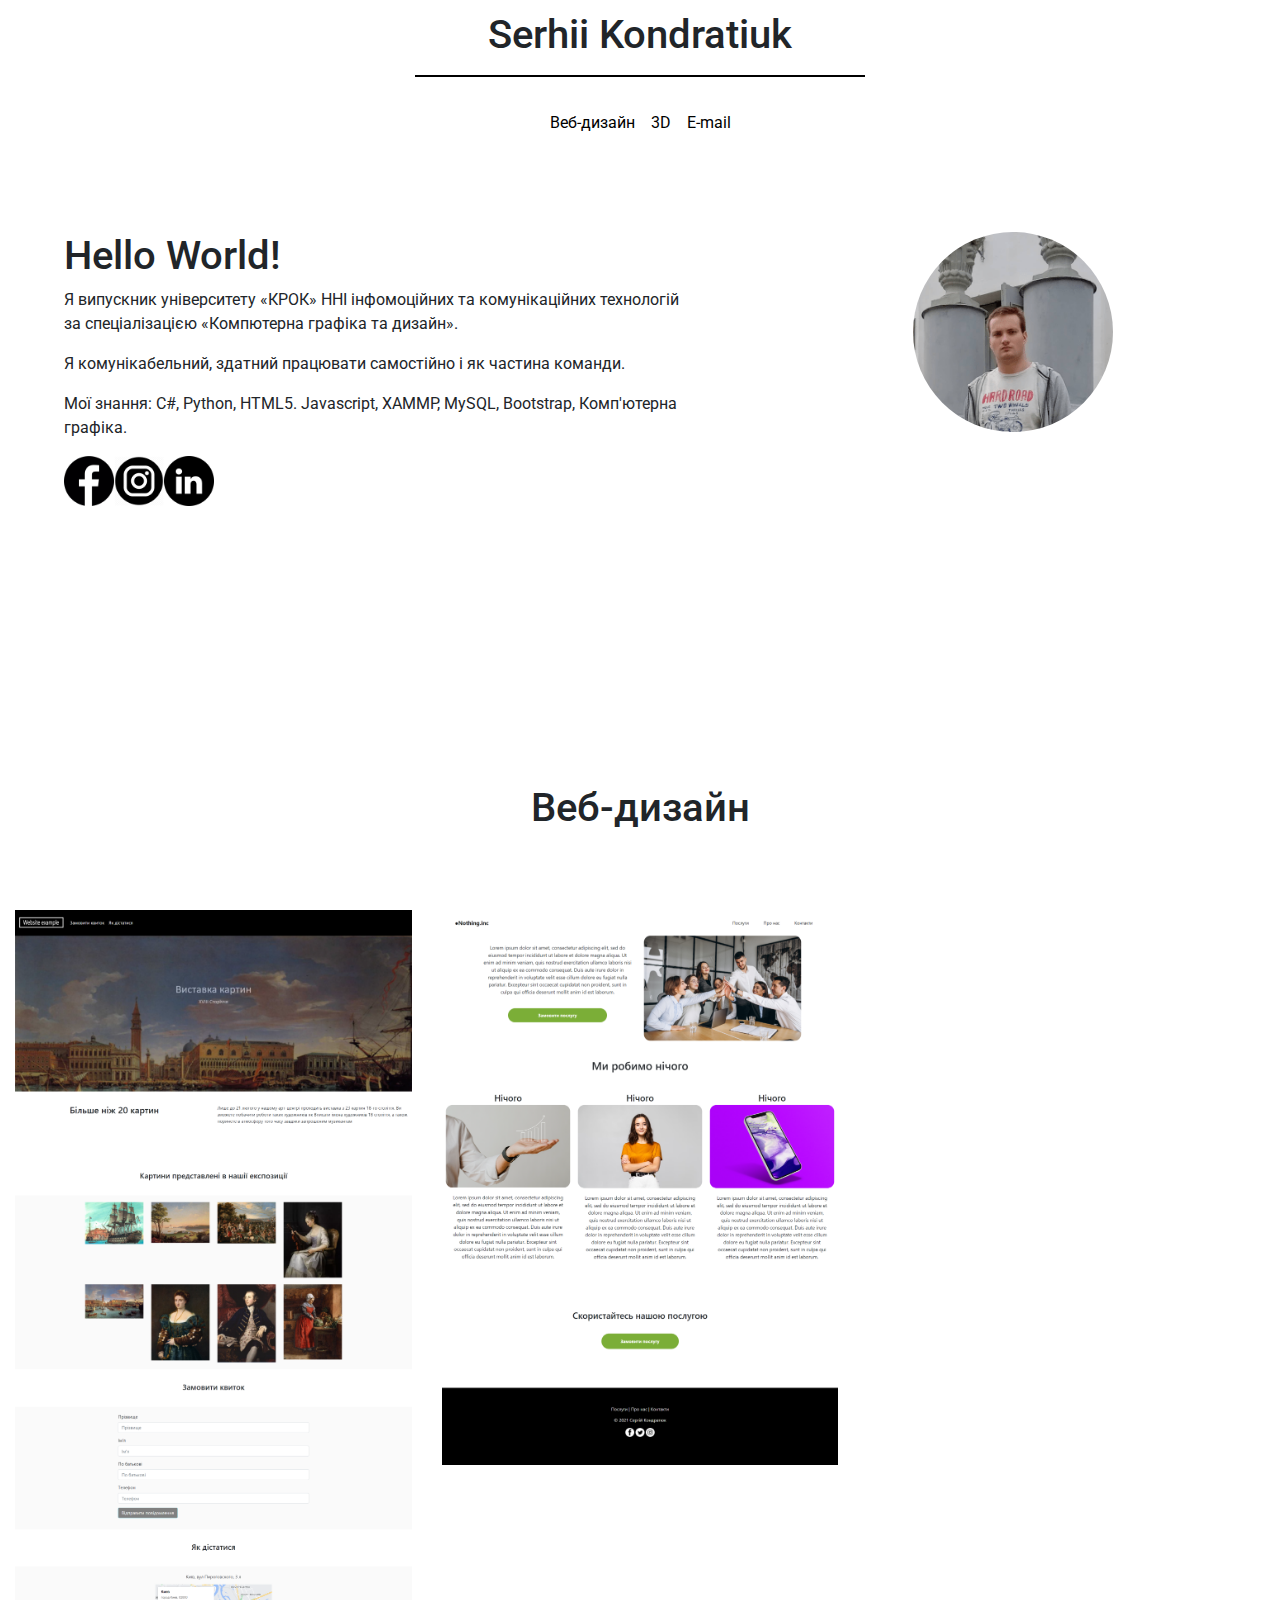
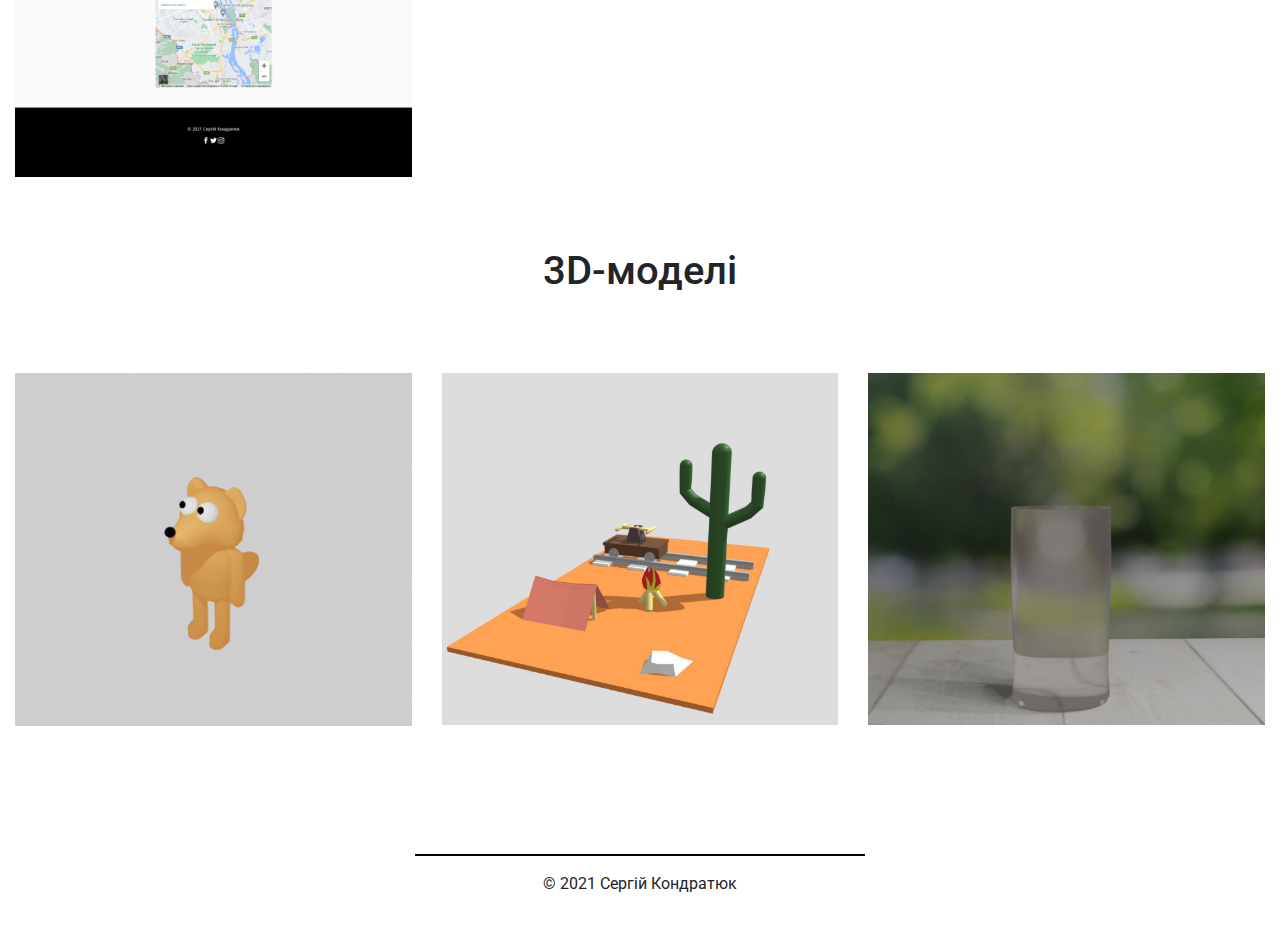
<file: index.html>
<!DOCTYPE html>
<html lang="uk">
<head>
  <title>Сергій Кондратюк | Персональний сайт</title>
  <meta charset="utf-8">
  <meta name="viewport" content="width=device-width, initial-scale=1">
  <link rel="stylesheet" href="bootstrap.css">
  <link rel="preconnect" href="https://fonts.googleapis.com">
  <link rel="preconnect" href="https://fonts.gstatic.com" crossorigin>
  <link href="https://fonts.googleapis.com/css2?family=Roboto:wght@400;500&display=swap" rel="stylesheet">
  <style type="text/css">
    body{margin: auto;max-width:1368px;}
    .menu{text-align:center;word-spacing: 12px;line-height: 60px;}
    .menulink{text-decoration:none; color:black;}
    .menulink:hover{text-decoration:none;color:grey;}
  </style>
  <script src="https://ajax.googleapis.com/ajax/libs/jquery/3.6.0/jquery.min.js"></script>
  <script src="https://maxcdn.bootstrapcdn.com/bootstrap/3.4.1/js/bootstrap.min.js"></script>
  <script>
	$(document).ready(function(){
    $(".menu").on("click","a", function (event) {
        event.preventDefault();
        var id  = $(this).attr('href'),
            top = $(id).offset().top;
        $('body,html').animate({scrollTop: top}, 1500);
    });
});
  </script>
  <style type="text/css">
	.preview-img {
	width: 100%;
	padding-bottom: 100%;
	height: 0;
	object-fit: cover;
}
  </style>
</head>
<body>
  <h1 style="text-align:center;margin-top:11px;font-family:Roboto;">Serhii Kondratiuk</h1>
  <hr style="border: 1px solid black; width:35%;">
<p class="menu">
<a class="menulink" href="#web_design">Веб-дизайн</a>  <a class="menulink" href="#3D">3D</a>  <a class="menulink" href="mailto:sergkon4@gmail.com">E-mail</a>
</p>
<div class="container-fluid">
<div class="row" style="padding-top:5%;">
    <div class="col-sm-7" style="background-color:white; text-align:left; padding-left:5%;padding-right:5%;padding-bottom:15%;">
		<h1>Hello World!</h1>
		<p>Я випускник університету «КРОК» ННІ інфомоційних та комунікаційних технологій за спеціалізацією «Компютерна графіка та дизайн».</p>
		<p>Я комунікабельний, здатний працювати самостійно і як частина команди. </p>
		<p>Мої знання: C#, Python, HTML5. Javascript, XAMMP, MySQL, Bootstrap,  Комп'ютерна графіка.</p>
		<p height="30px"><a href="https://www.facebook.com/profile.php?id=100051859326768"><img src="facebook.png" height="50px" width="auto"></a><a href="https://instagram.com/k.ondratiuk"><img src="instagram.png" height="50px" width="auto"></a><a href="https://www.linkedin.com/in/serhiikondratiuk/"><img src="linkedin.png" height="50px" width="auto"></a>
	</div>
    <div class="col-sm-5" style="background-color:white; text-align:center;">
					<img src = "sergkon4.png" class = "rounded-circle" alt = "Rounded Image" width = "200px" height = "200px">
		</div>
  </div>

  <h1 id="web_design" style="padding: 70px 0;text-align: center;background-image: url("group-of-people-working-out-business-plan-in-an-office.png">Веб-дизайн</h1>
  <div class="row">
    <div class="col-sm-4" style="background-color:white; text-align:center;"><a href="sites\paintings\"><img src="img1.png" width="100%" height="auto"></a></div>
    <div class="col-sm-4" style="background-color:white; text-align:center;"><a href="\sites\nothinginc\"><img src="img2.png" width="100%" height="auto"></a></div>
    <div class="col-sm-4" style="background-color:white; text-align:center;"></h2></div>
  </div>
  <h1 id="3D" style="padding: 70px 0;text-align: center;background-image: url("group-of-people-working-out-business-plan-in-an-office.png">3D-моделі</h1>
  <div class="row">
    <div class="col-sm-4" style="background-color:white; text-align:center;"><h2><img class="preview-img}" src="img4.jpg" width="100%" height="auto"></h2></div>
    <div class="col-sm-4" style="background-color:white; text-align:center;"><h2><img src="img3.jpg" width="100%" height="auto"></h2></div>
    <div class="col-sm-4" style="background-color:white; text-align:center;"><h2><img src="img5.jpg" width="100%" height="auto"></h2></div>
  </div>
</div>
</div>
<p><br></p>
<p><br></p>
<p><br></p>

	<hr style="border: 1px solid black; width:35%;">
	<p align="center">&copy 2021 Сергій Кондратюк</p>
<p><br></p>
</body>
</html>
</file>
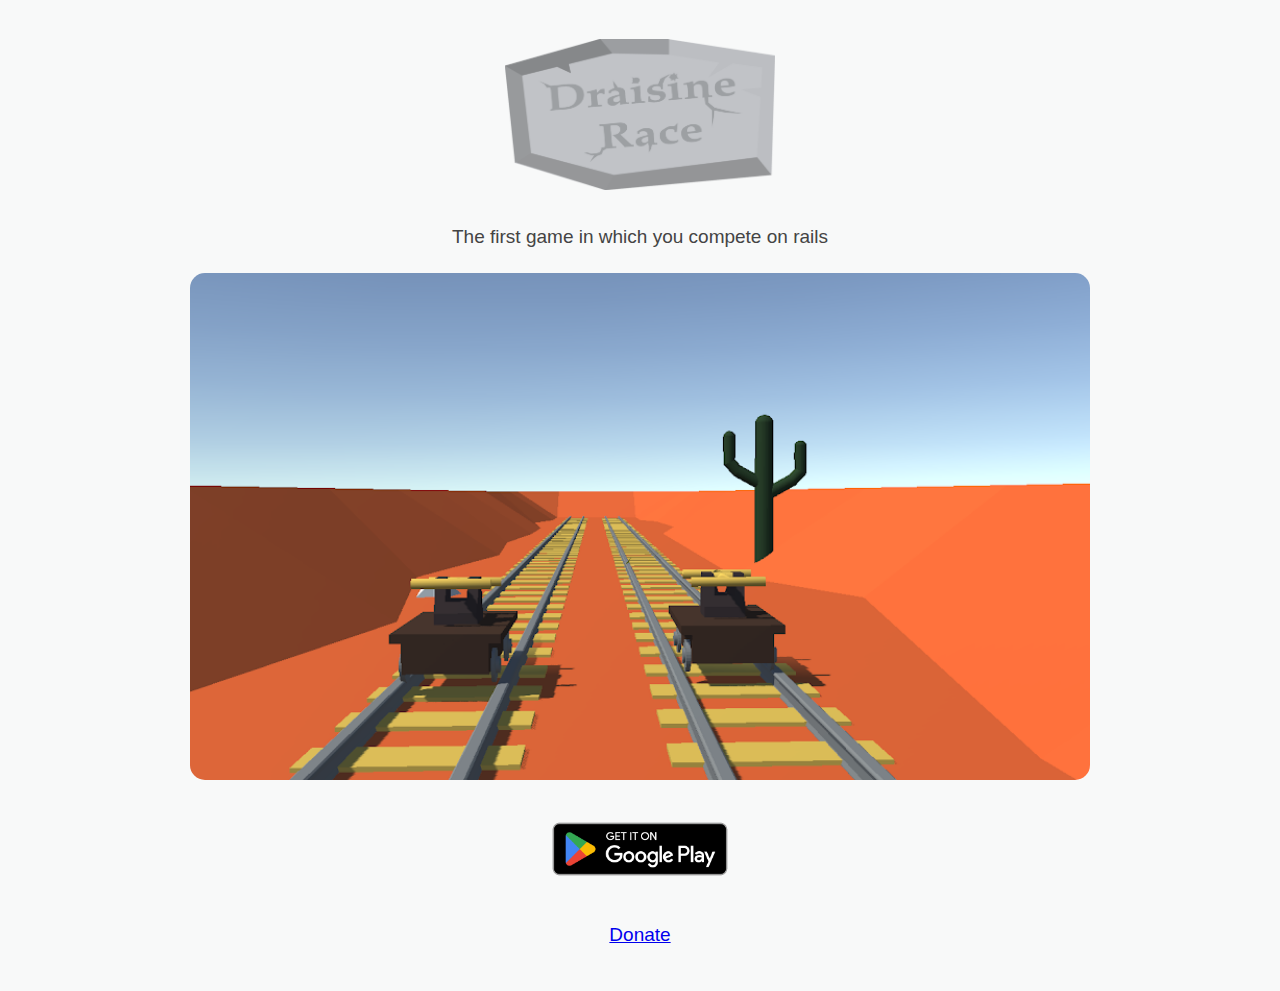
<file: draisinerace/index.html>
<!DOCTYPE html>
<html lang="en">
	<head>
		<title>Draisine Race</title>
		<meta name="viewport" content="width=device-width, initial-scale=1">
		<style>
			body{
				margin:auto; max-width:900px;text-align:center;padding:20px;
				font-size: 19px;
				-webkit-text-size-adjust: 100%;
				line-height: 1.8;
				color: #444;
				font-family: 'Helvetica';
				background-color: #f8f9f9;
			}
			a{opacity:1.0;}
			a:hover{opacity:0.5;}
			a:active{opacity:0.5;}
		</style>
	</head>
		<body>
			<p>
				<img src="logo.png" width="270px">
			</p>
			<p>The first game in which you compete on rails</p>
			<p>
				<img src="screenshot.png" width="100%" style="border-radius: 15px;" >
			</p>
			<p>
			<a href='https://play.google.com/store/apps/details?id=com.SerhiiDesign.DraisineRace&pli=1&pcampaignid=pcampaignidMKT-Other-global-all-co-prtnr-py-PartBadge-Mar2515-1'><img width="200px" alt='Get it on Google Play' src='en_badge_web_generic.png'/></a>
			</p>
			<p><a href="https://ko-fi.com/sergkon">Donate</a></p>
		</body>
</html>
</file>
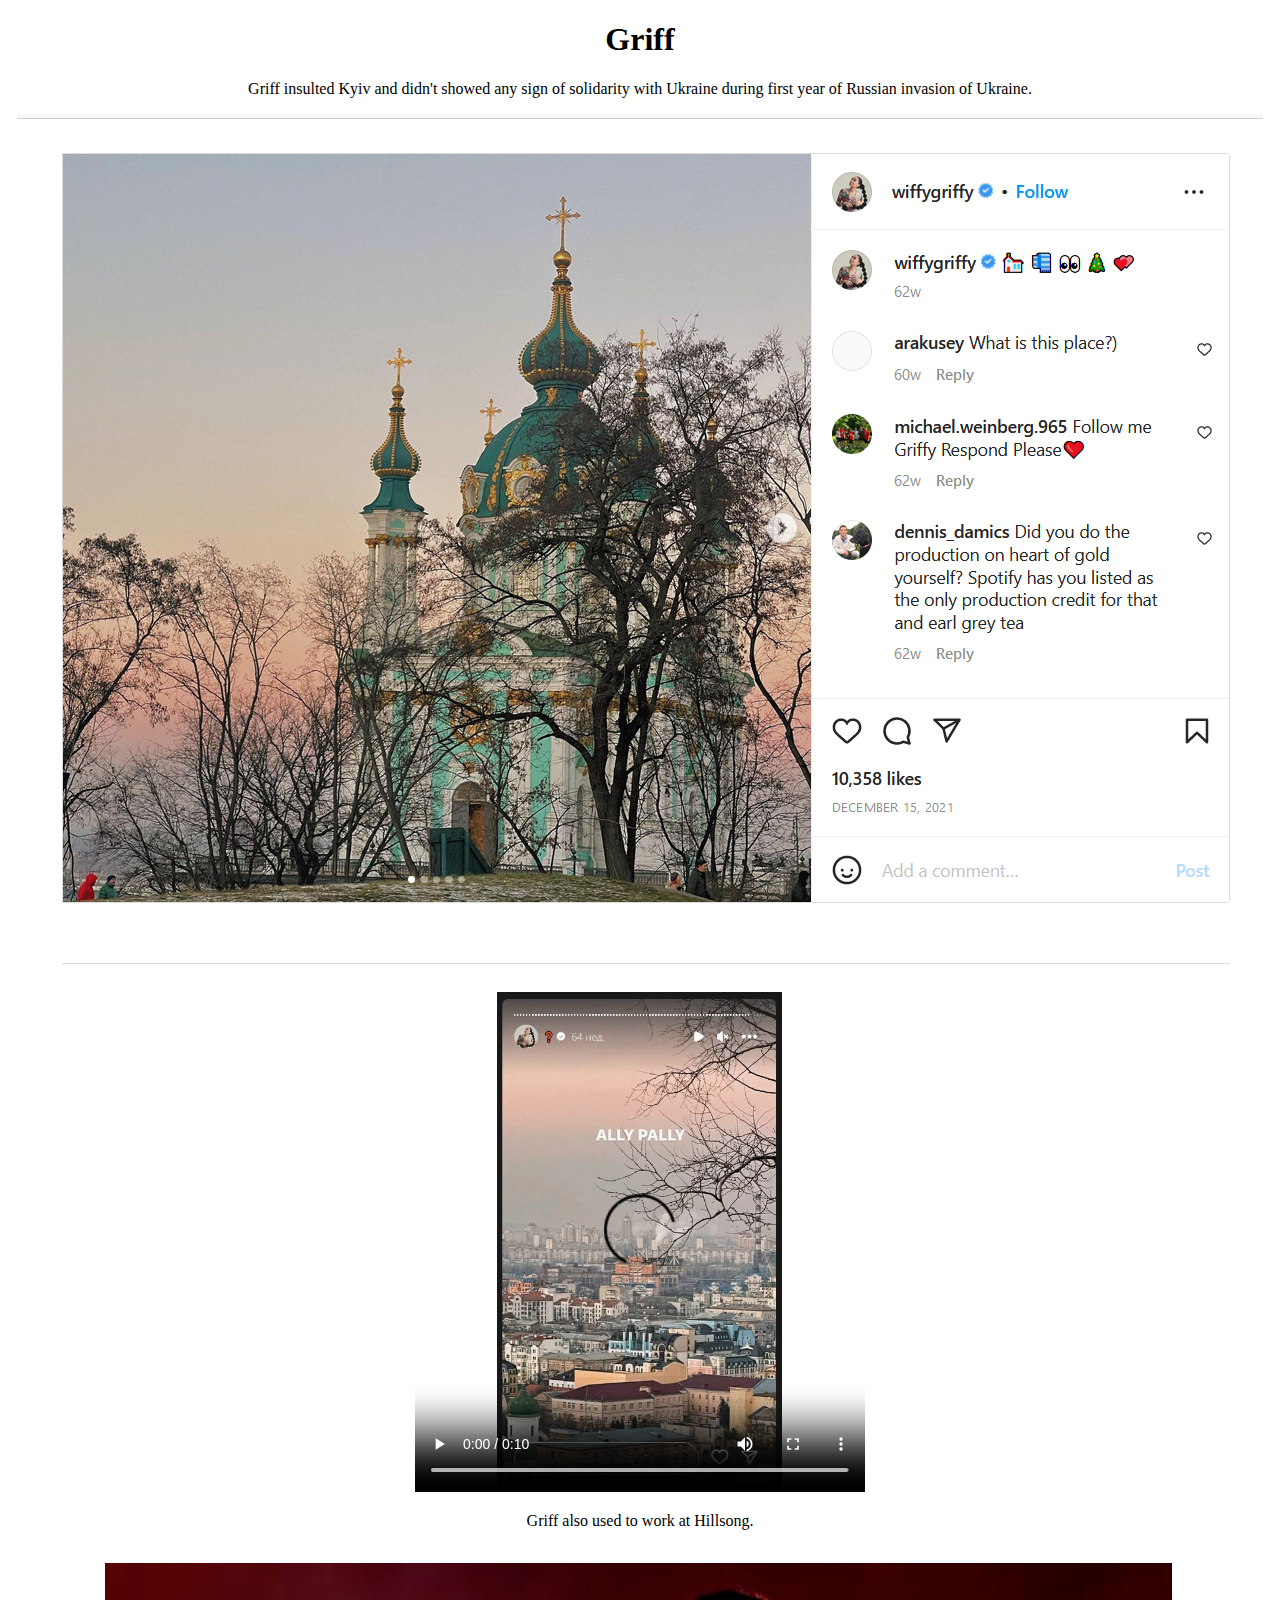
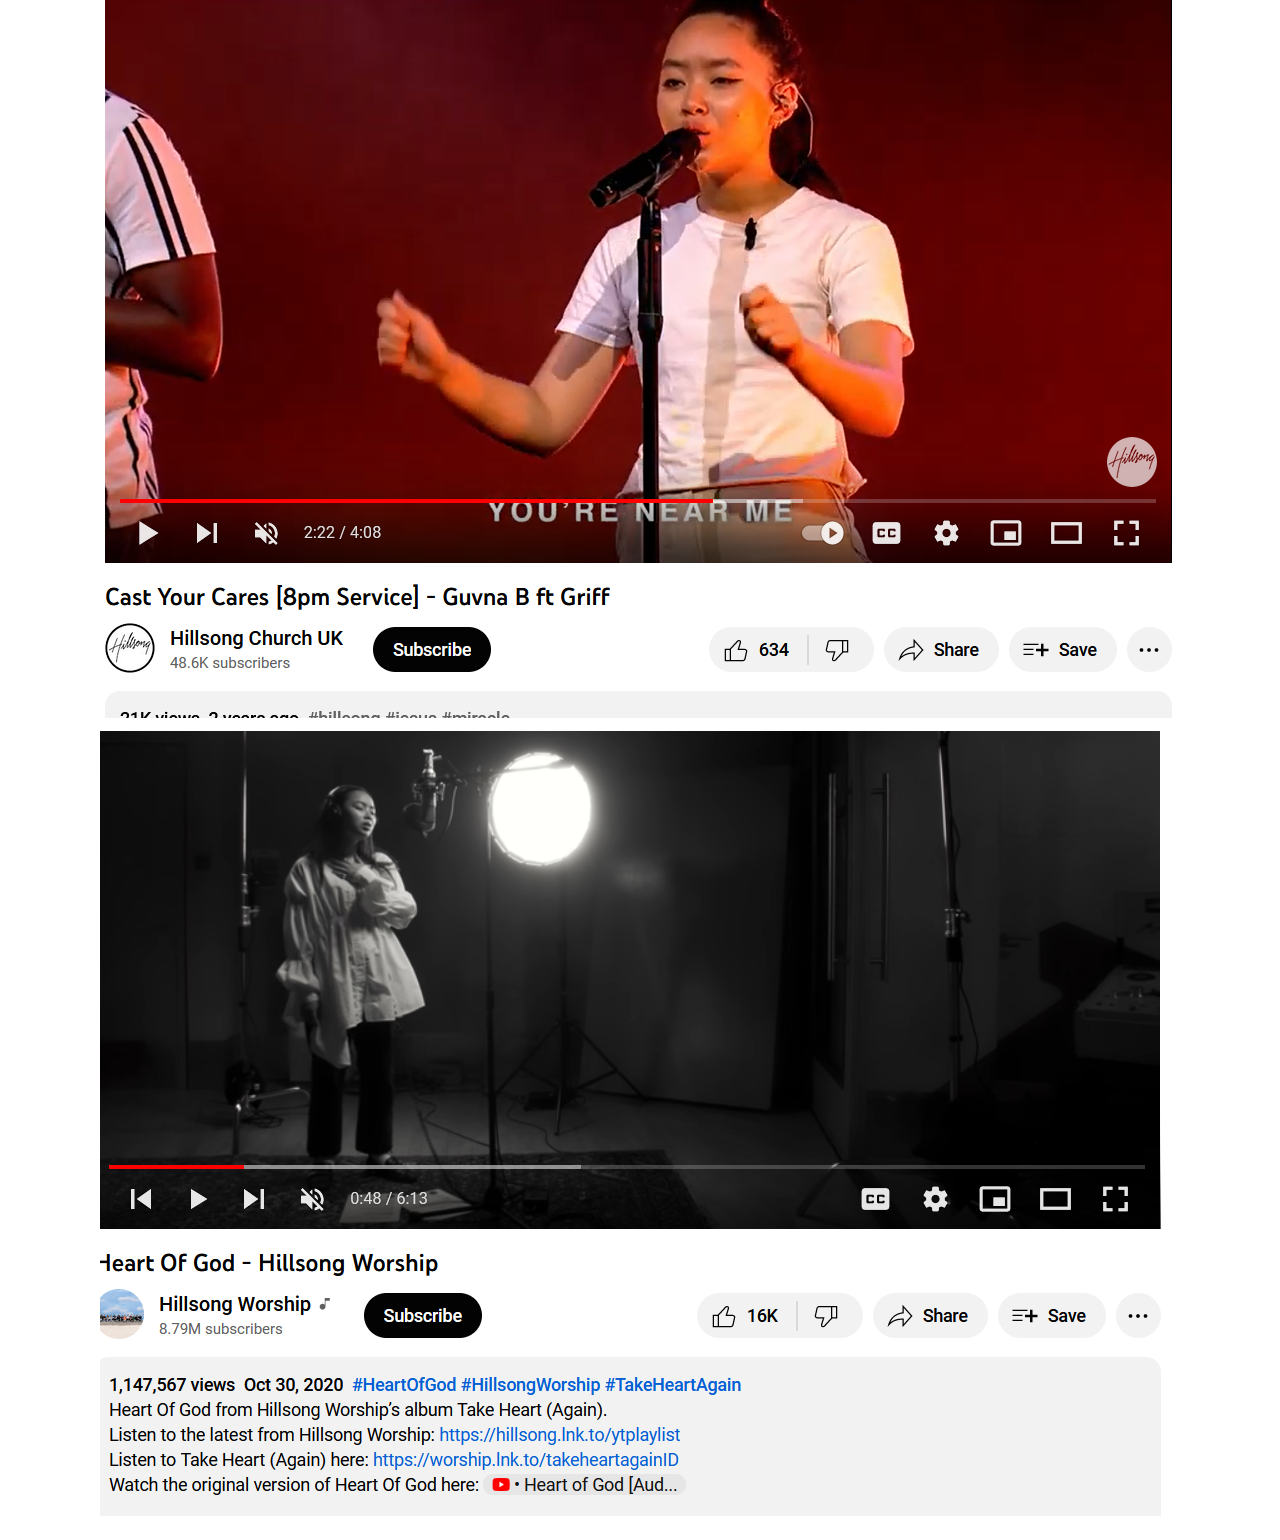
<file: griff/index.html>
<!DOCTYPE html>
<html lang="en" dir="ltr">
  <head>
    <meta charset="utf-8">
    <title>British singer Griff</title>
  </head>
  <body>
    <div align="center">
    <h1>Griff</h1>
    <p>Griff insulted Kyiv and didn't showed any sign of solidarity with Ukraine during first year of Russian invasion of Ukraine.</p>
    <img src="griff.png">
    <video width="450" height="500" controls>
      <source src="griffkyiv.mp4" type="video/mp4">
    </video>
    <p>Griff also used to work at Hillsong.</p>
    <img src="griffguvnab.png">
    <img src="griffhillsong1.png">
    </div>
  </body>
</html>
</file>
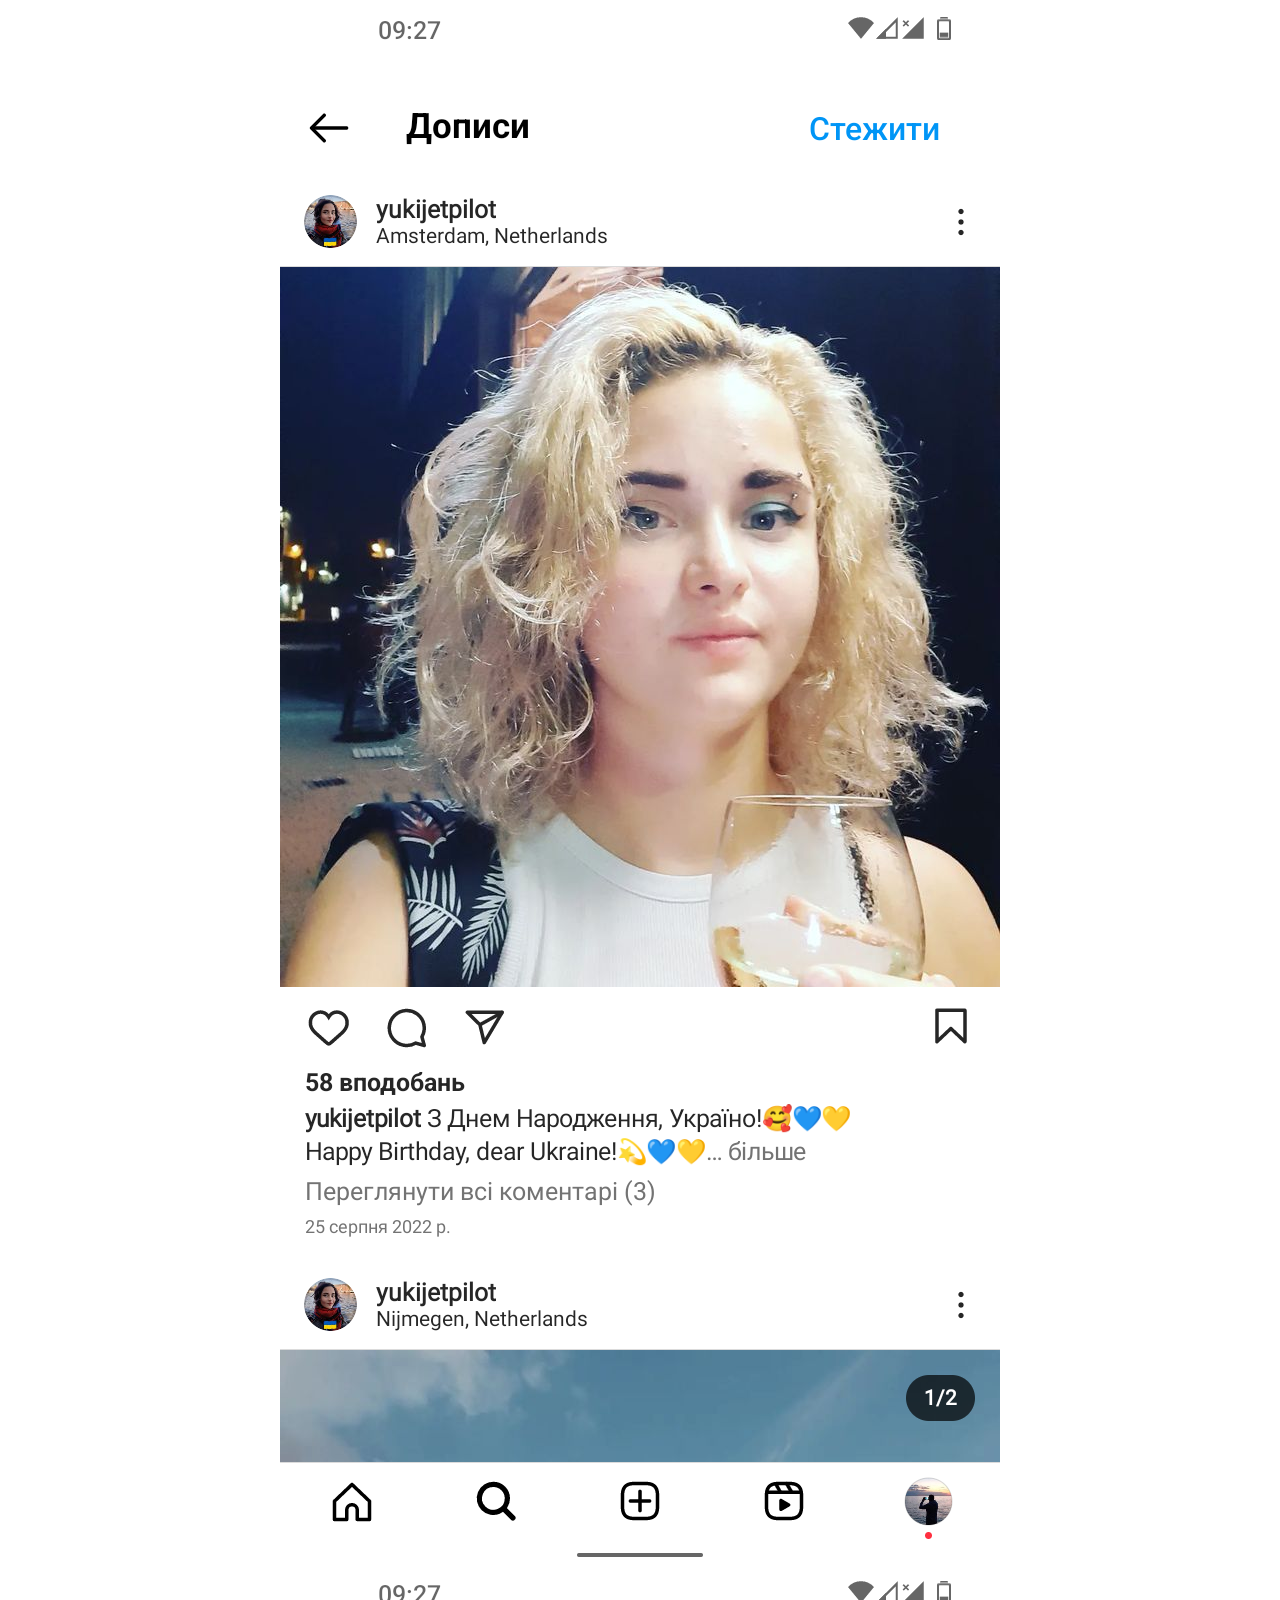
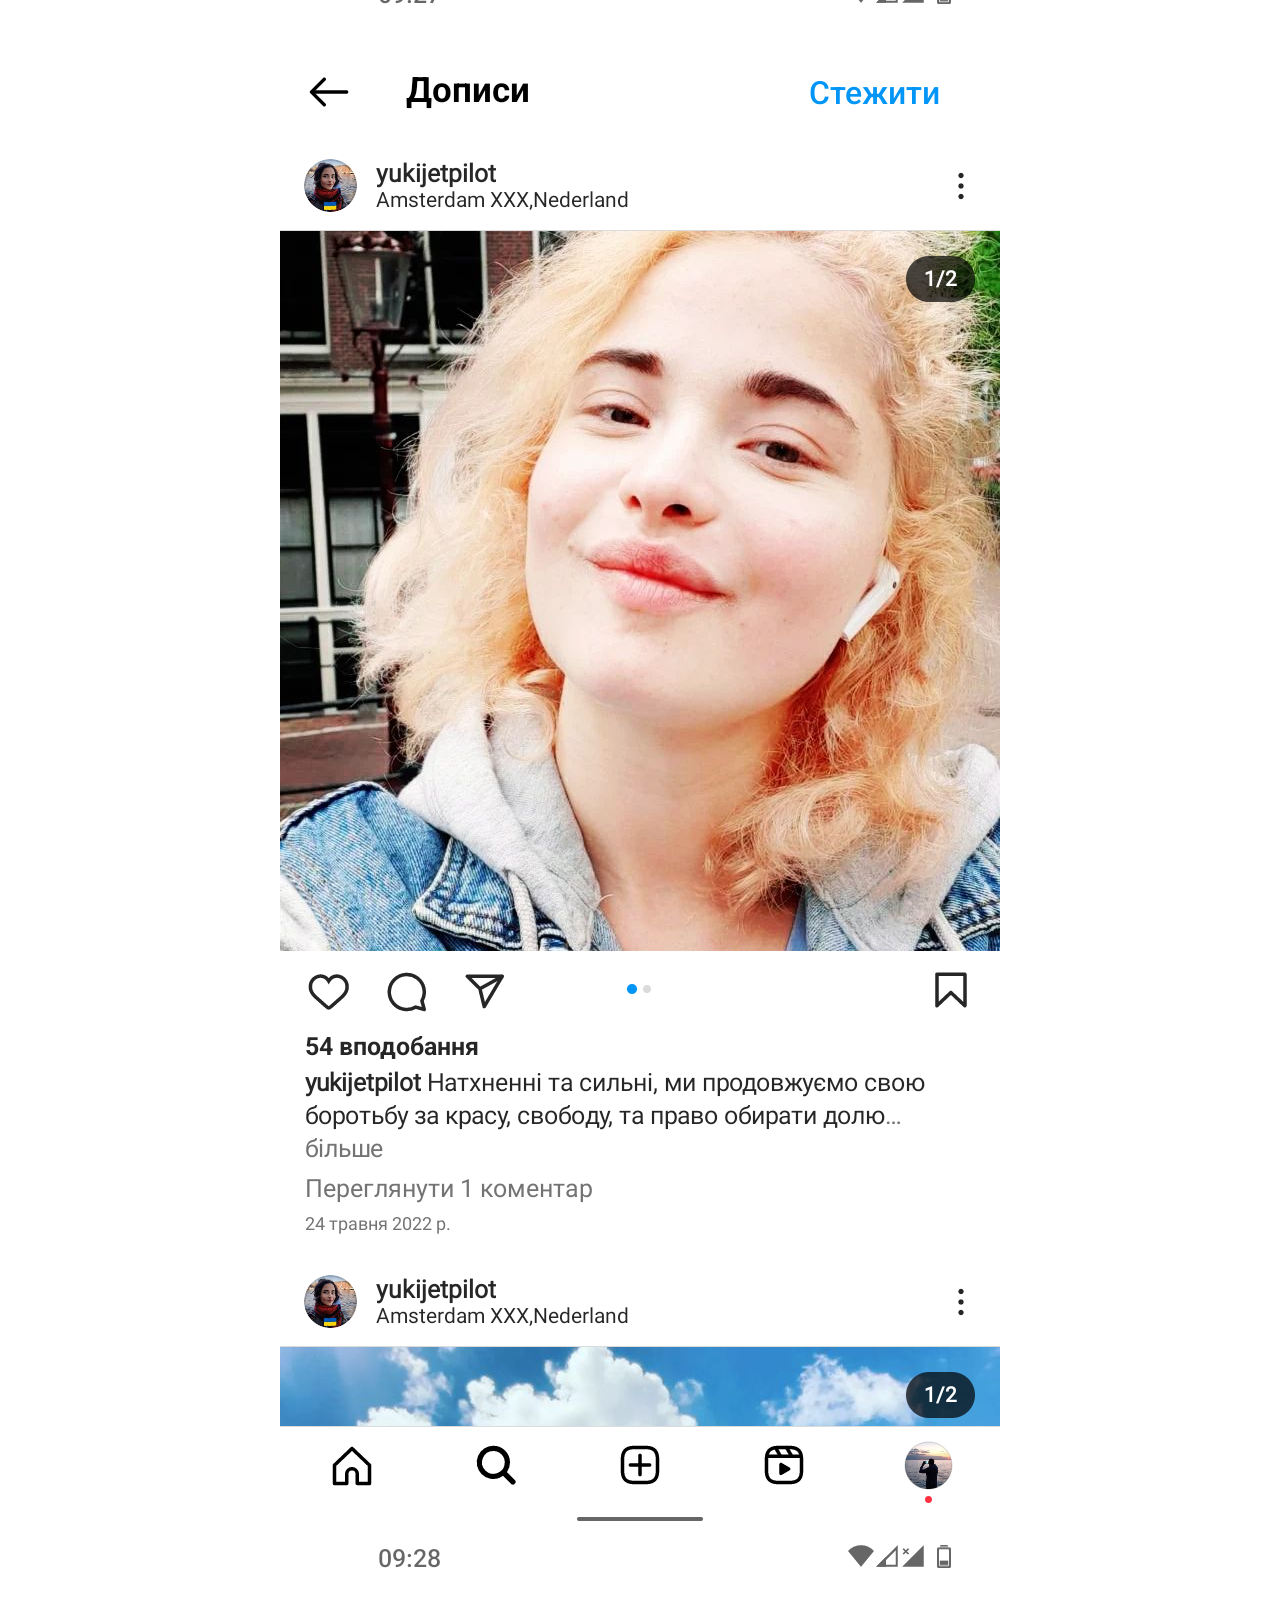
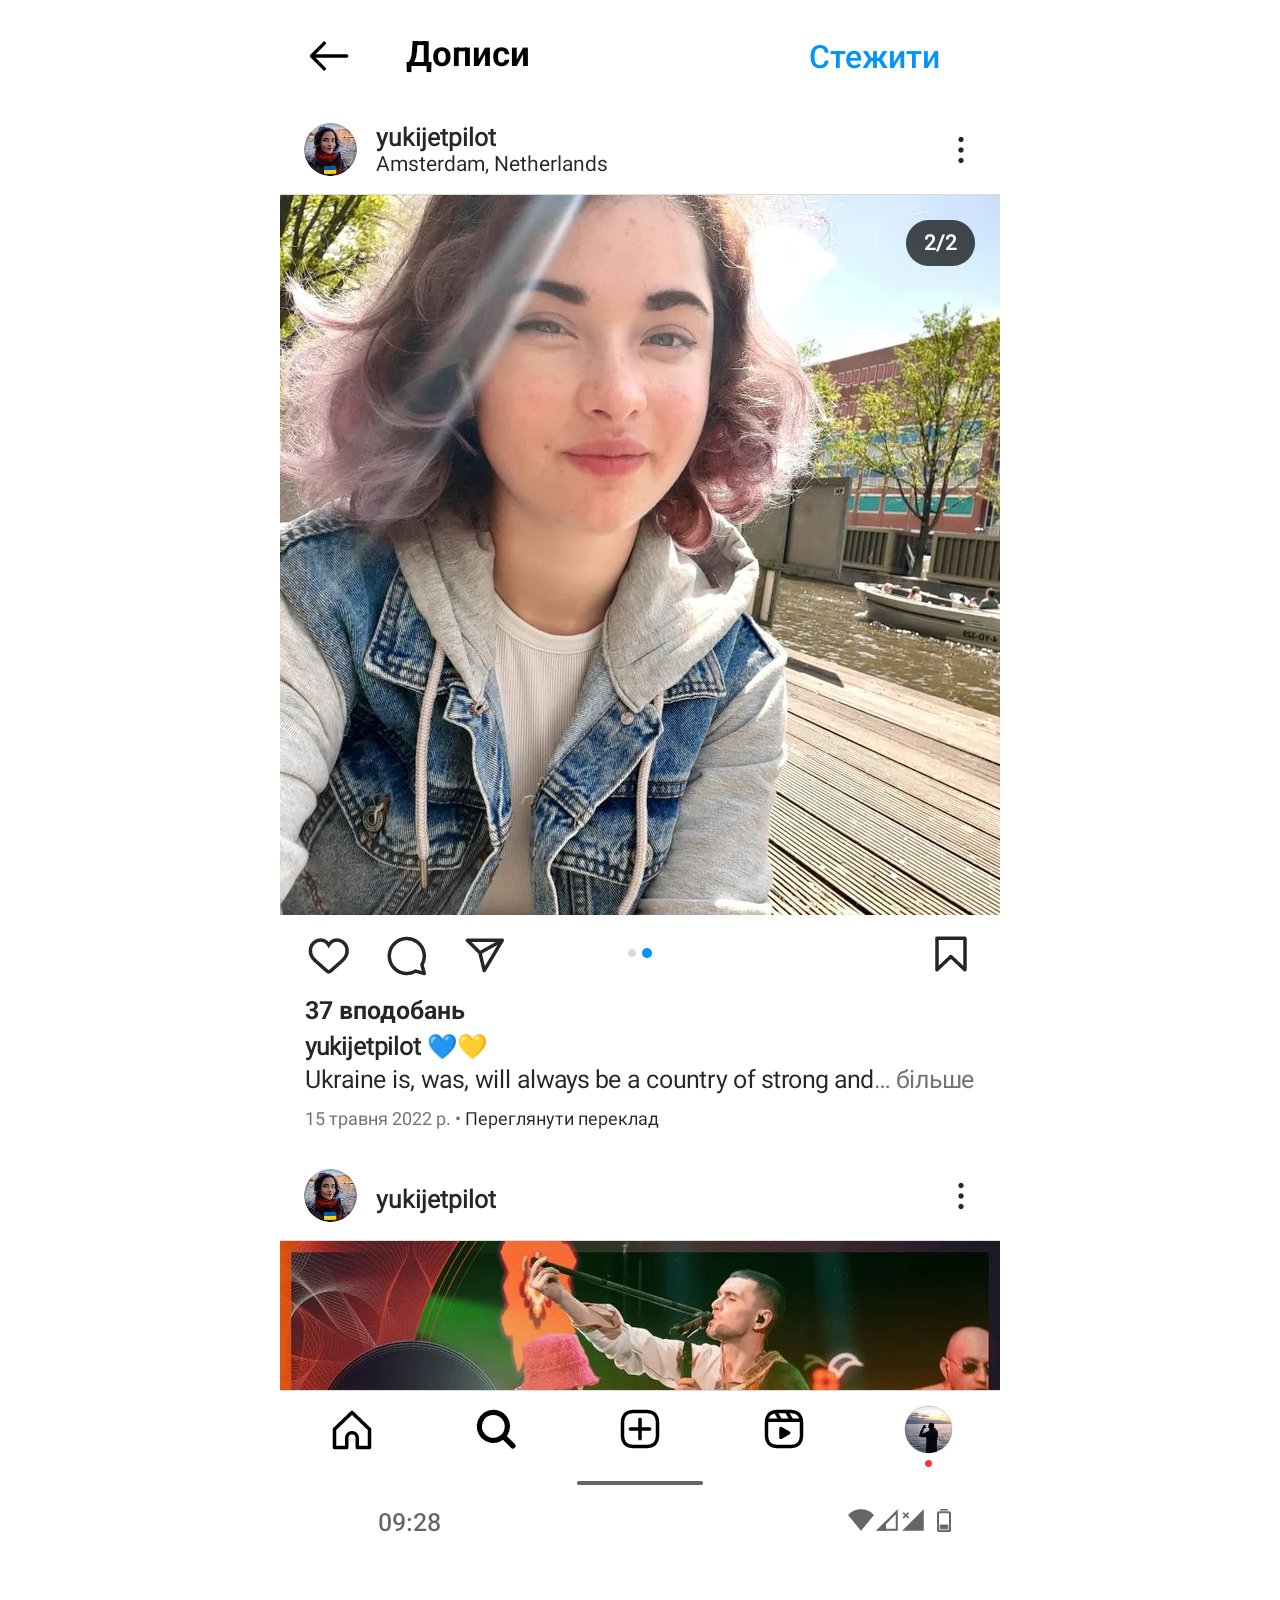
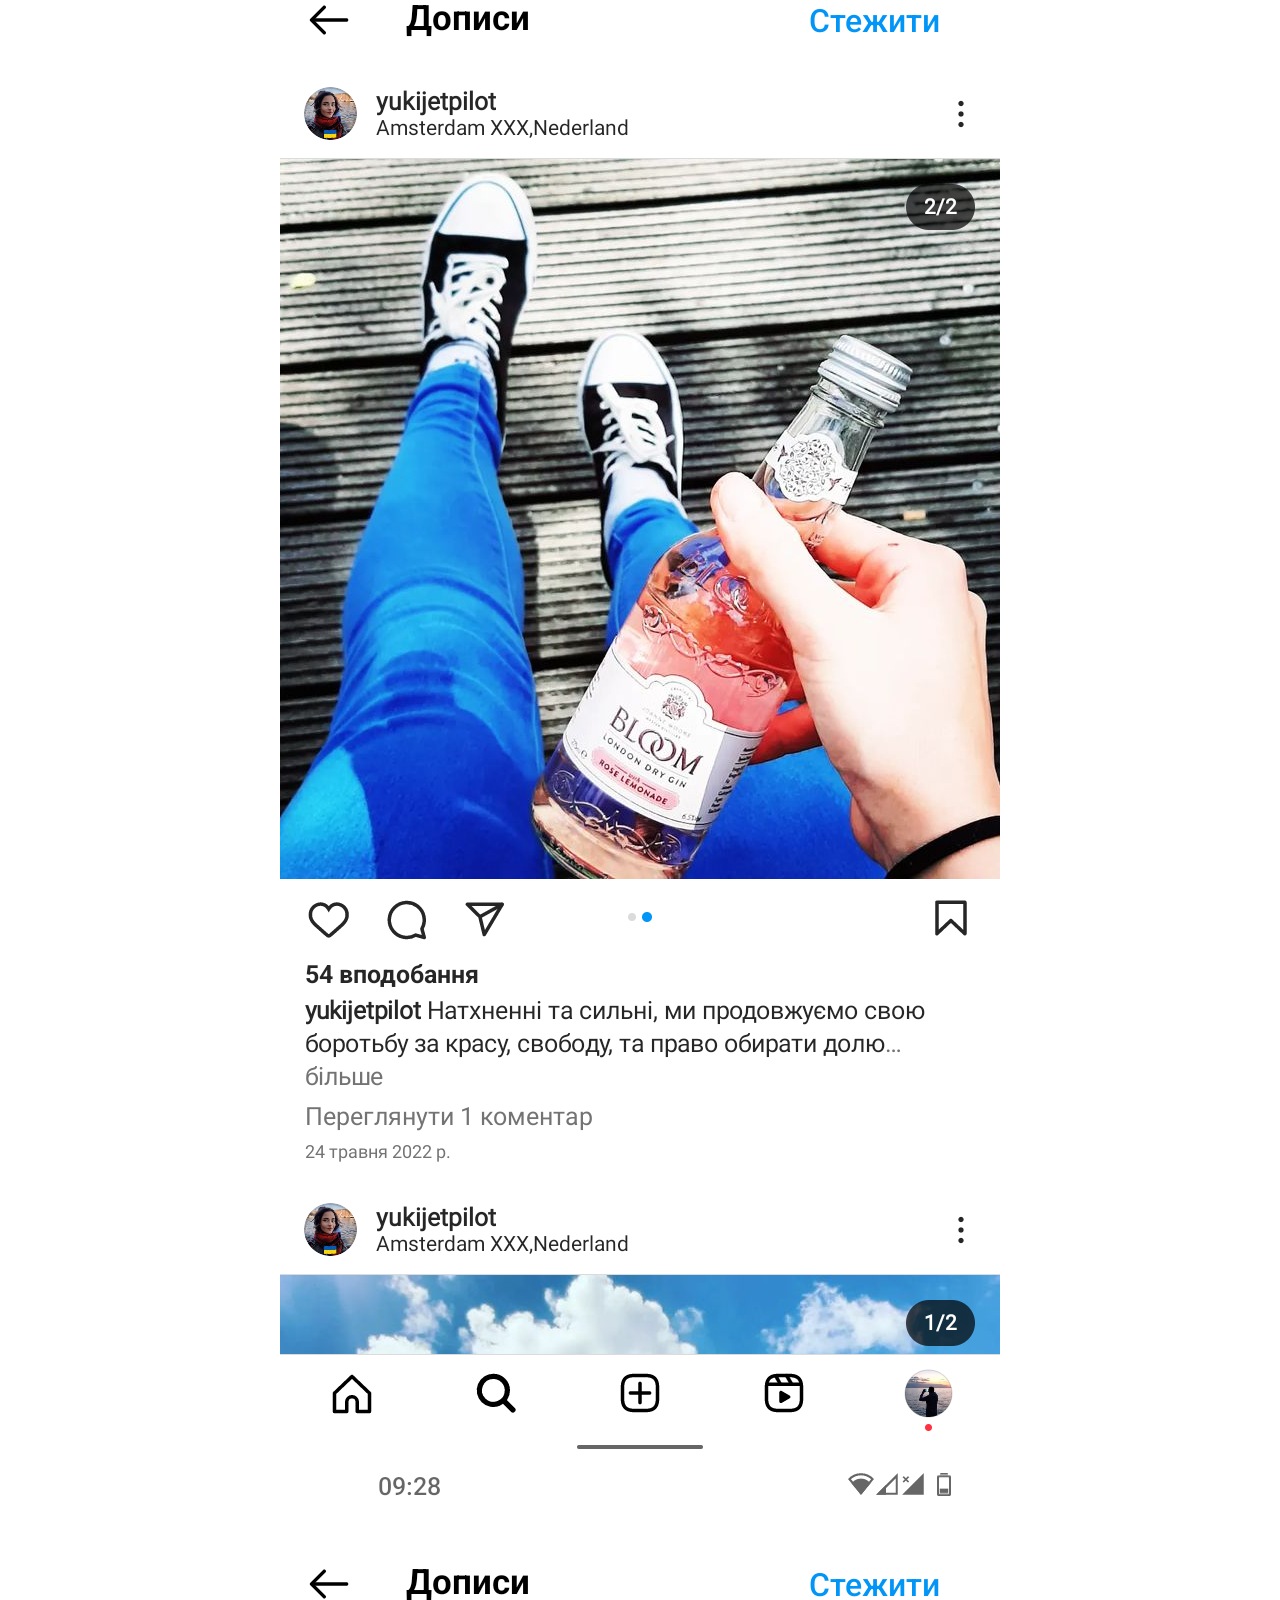
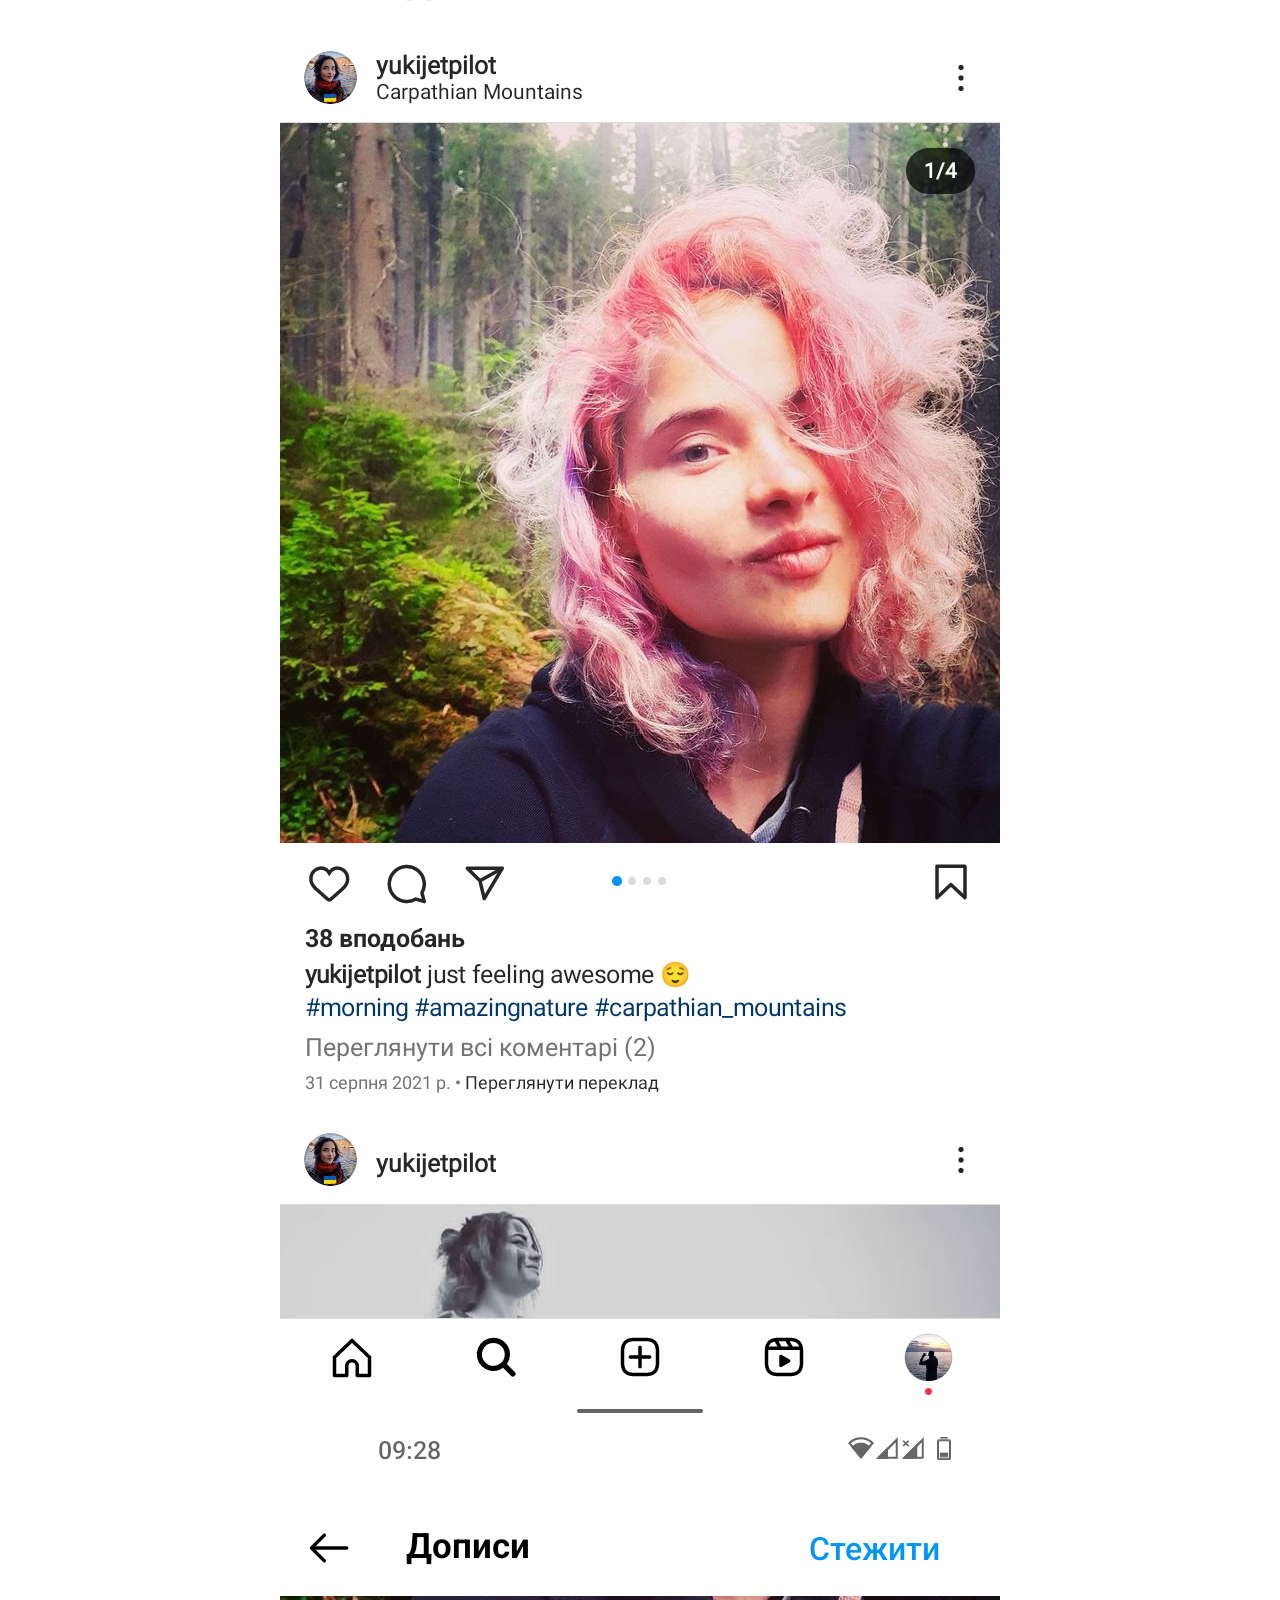
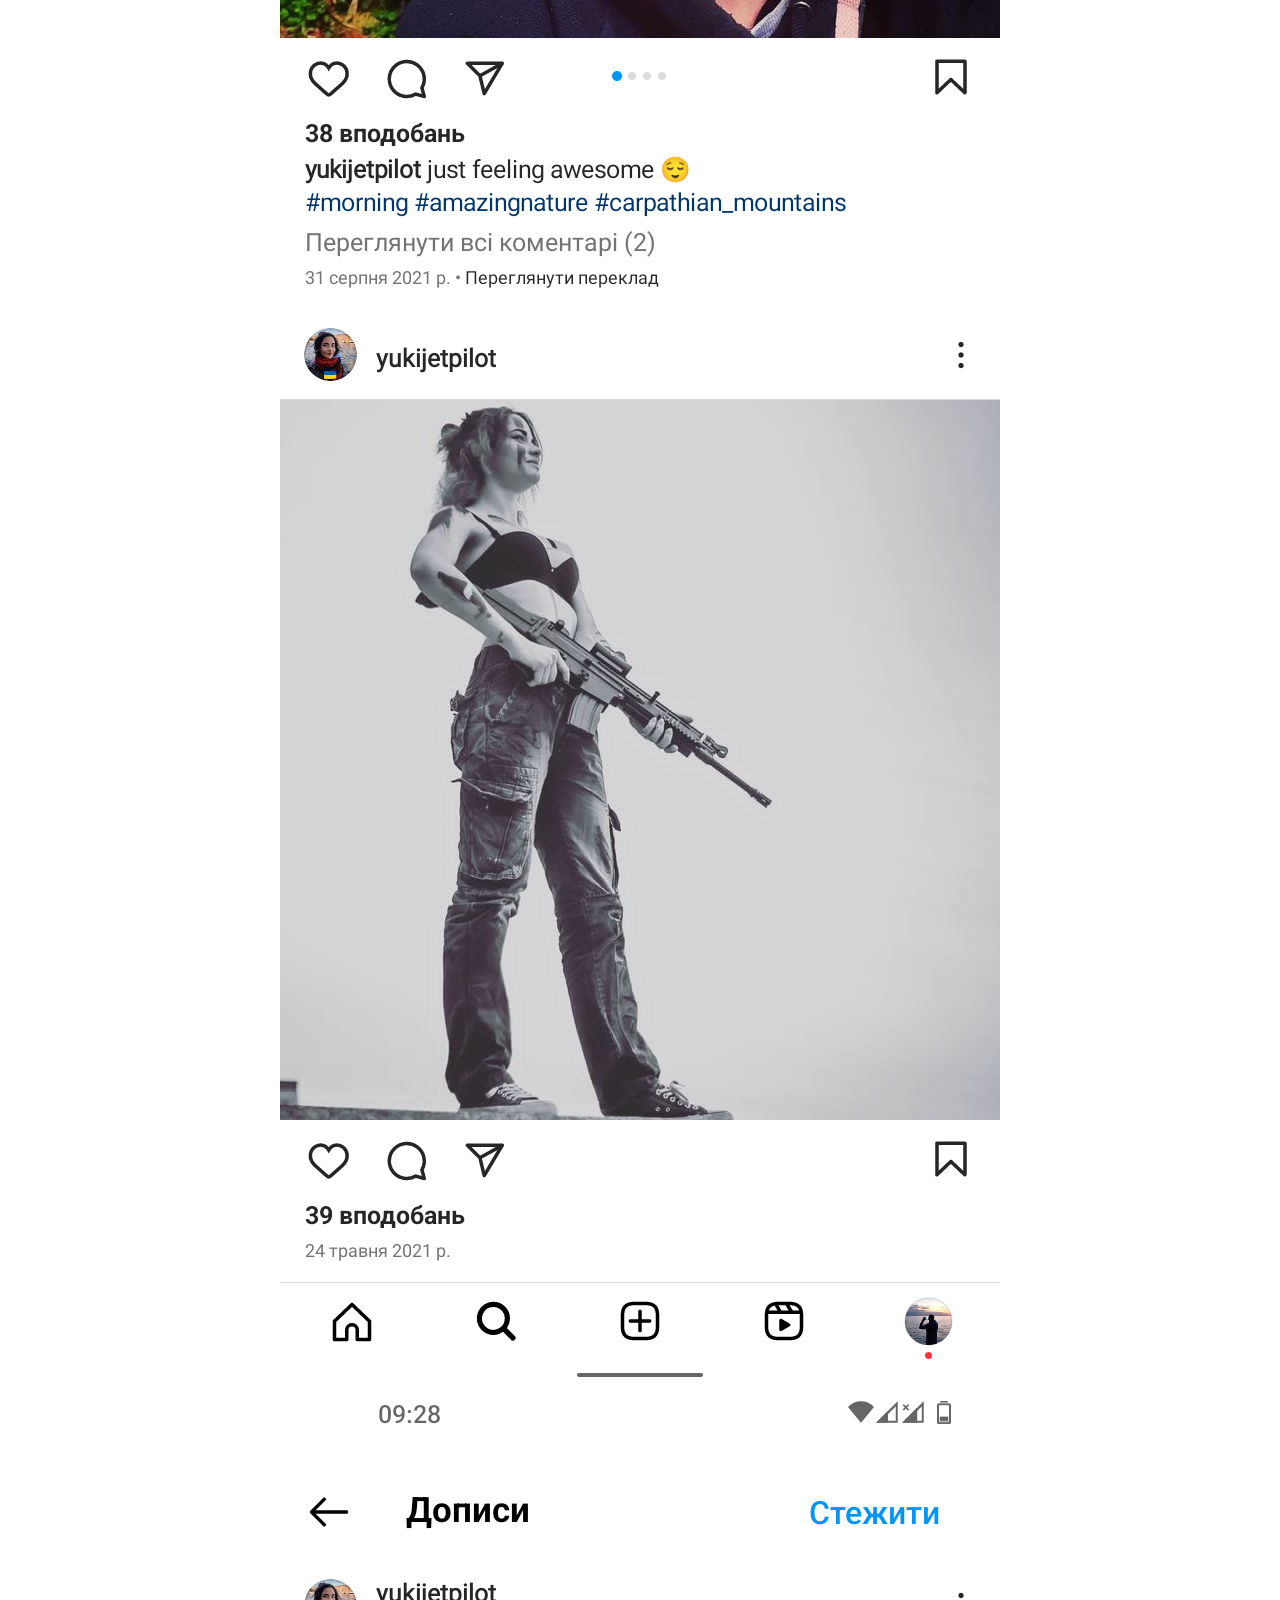
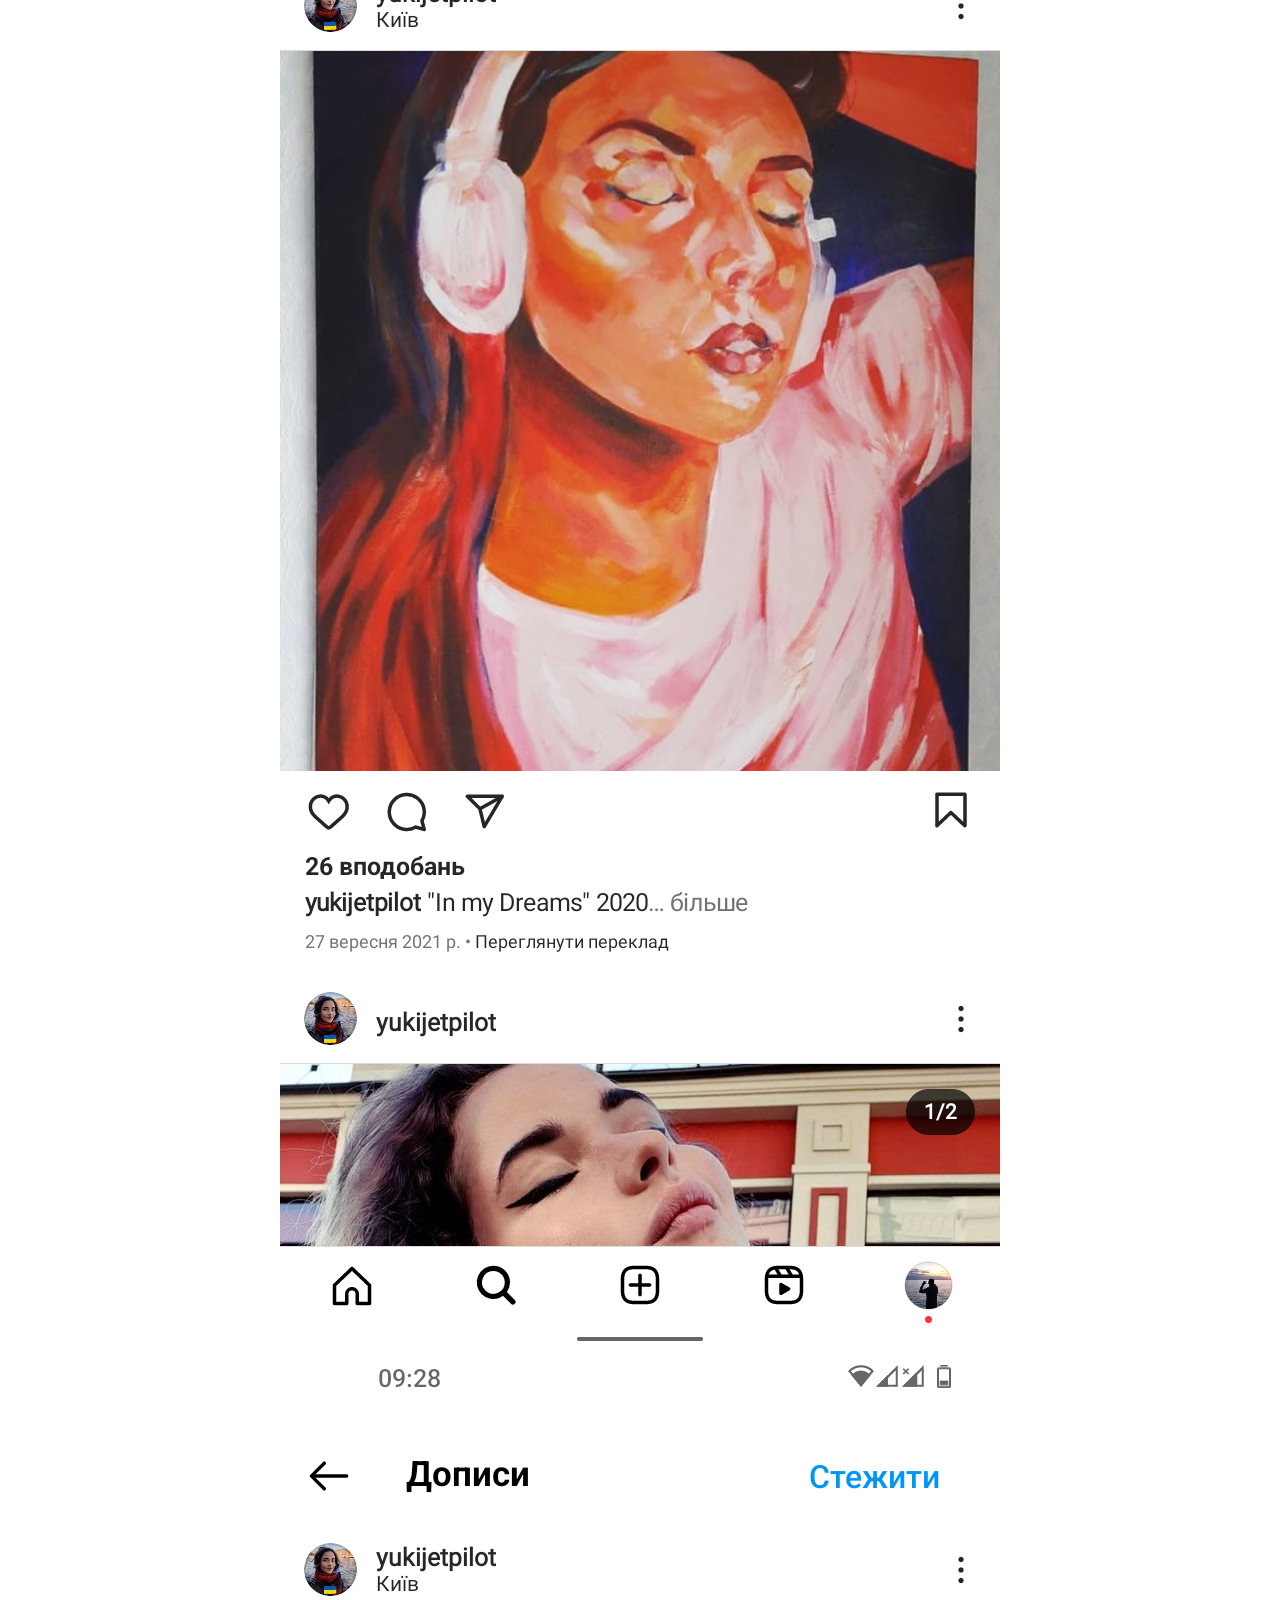
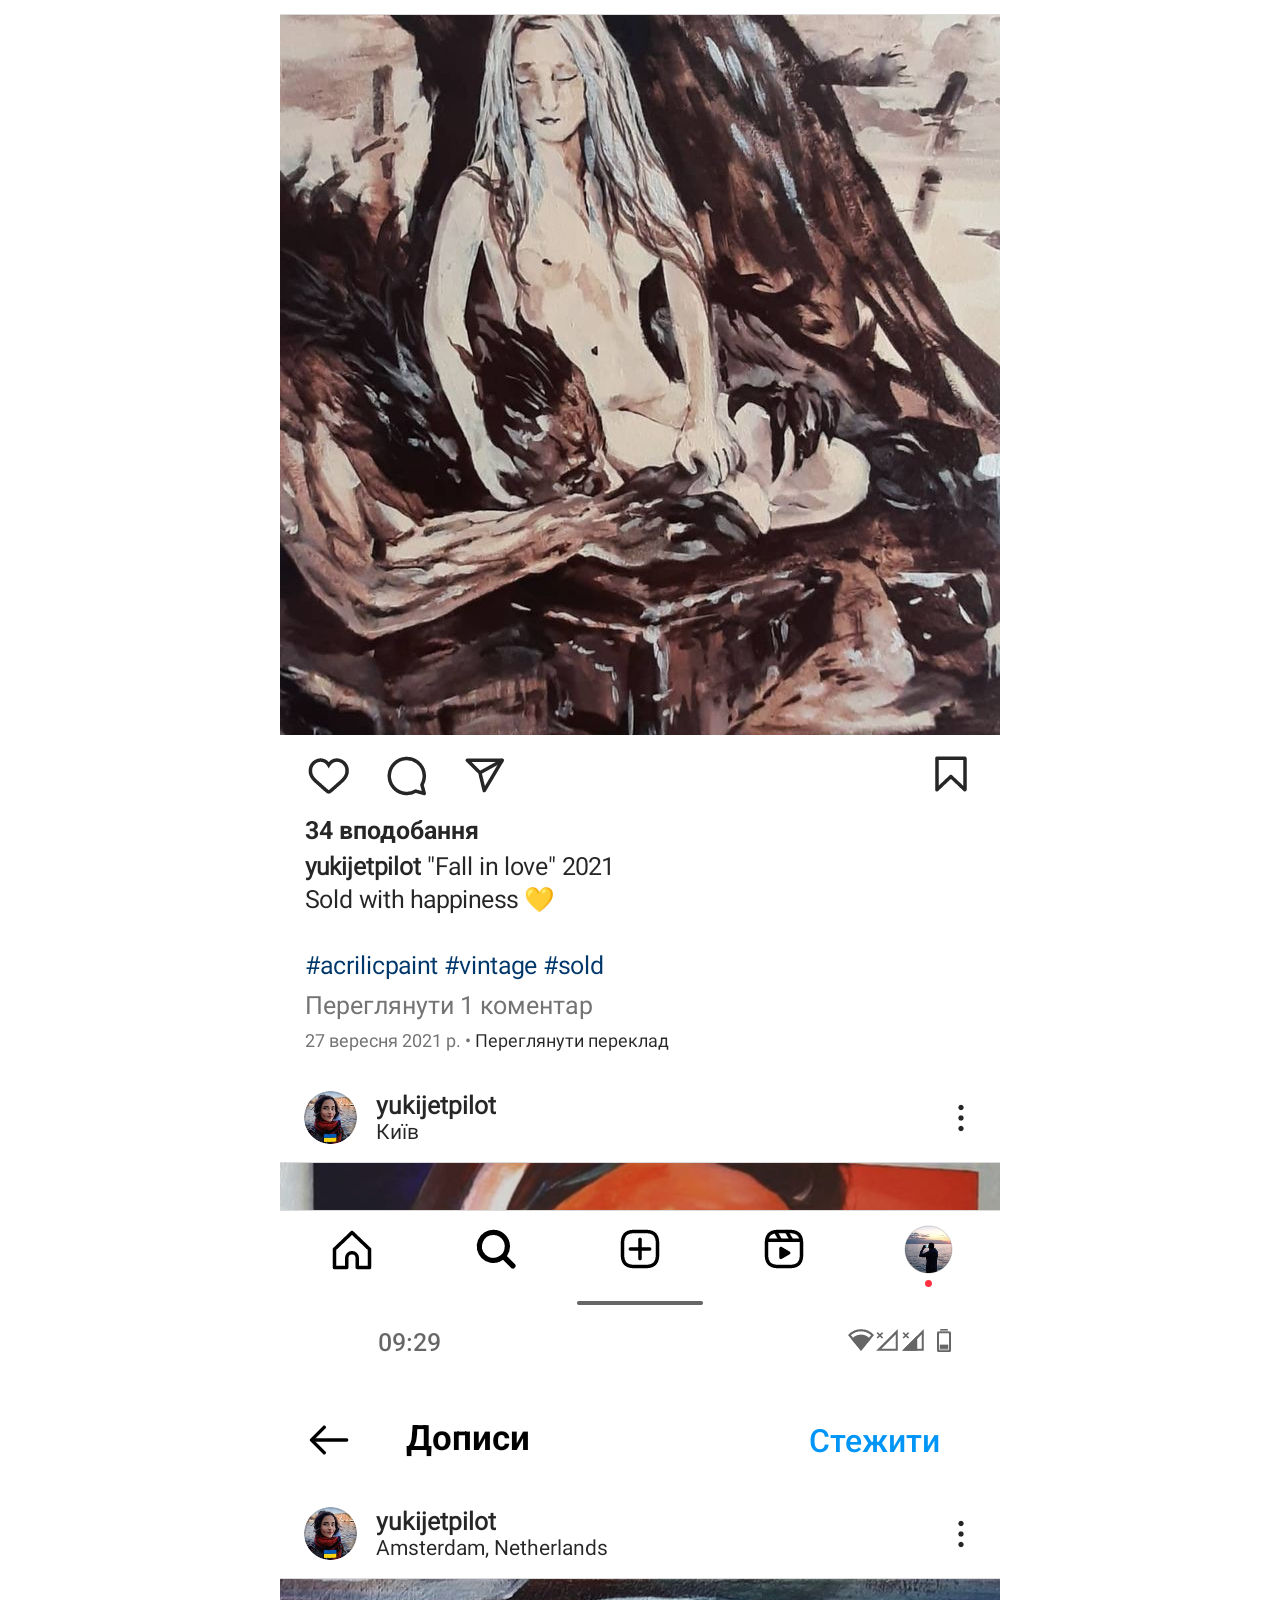
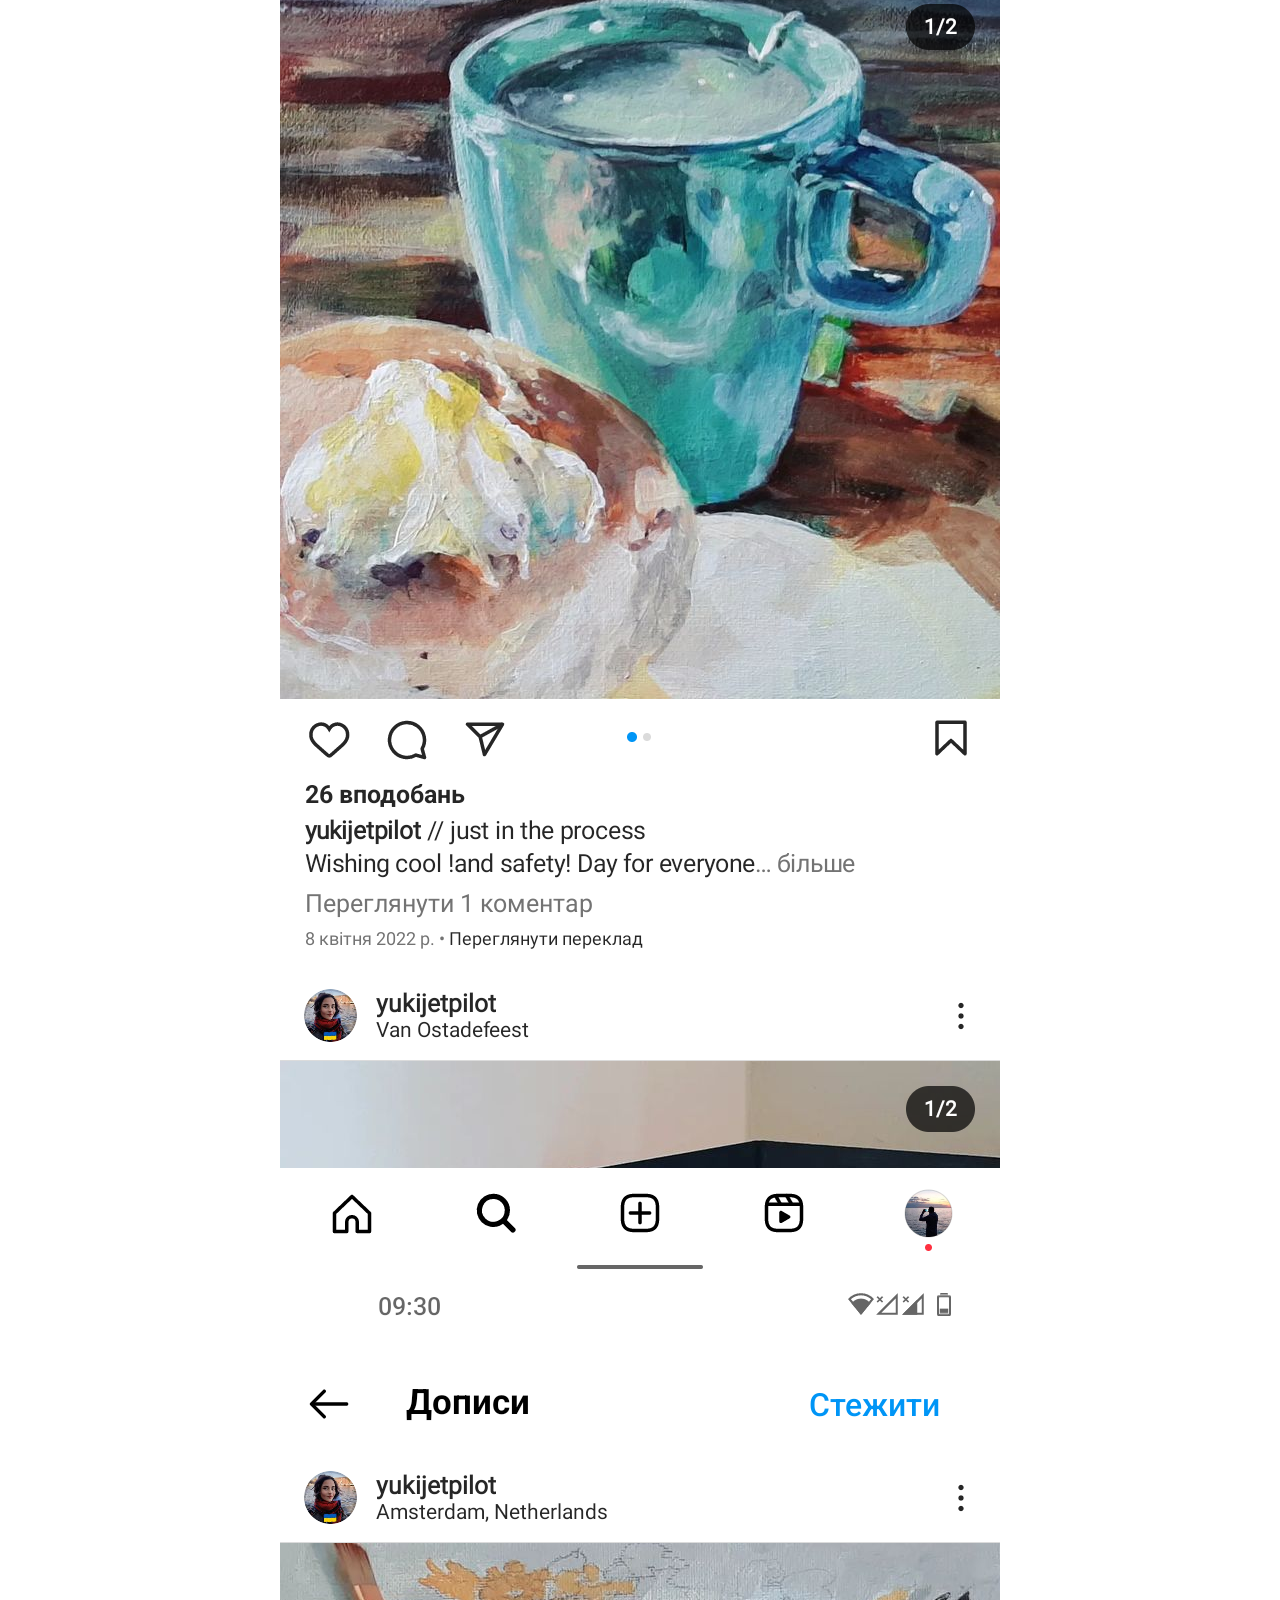
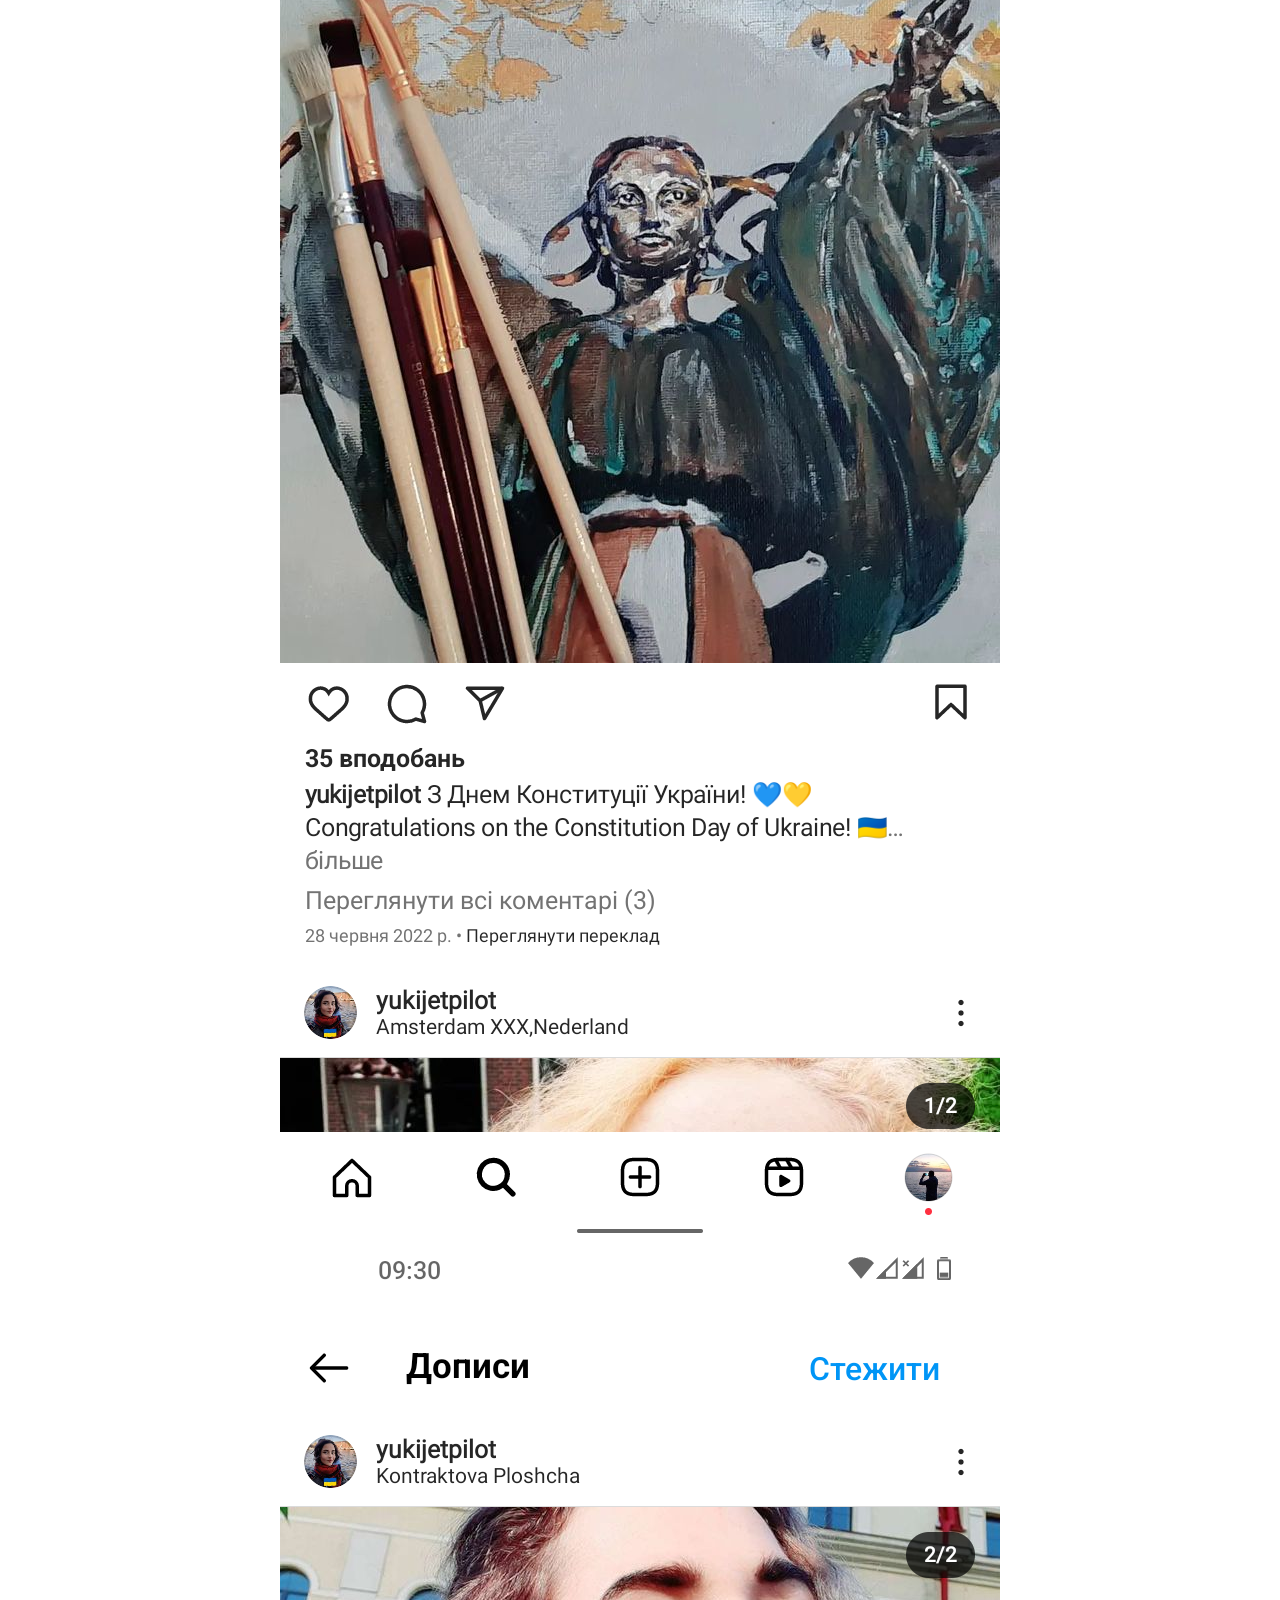
<file: kolyada/index.html>
<!DOCTYPE html>
<html lang="en" dir="ltr">
  <head>
    <meta charset="utf-8">
    <title></title>
  </head>
  <body>
    <div align="center">
    <img src="1.png">
    <img src="2.png">
    <img src="3.png">
    <img src="4.png">
    <img src="5.png">
    <img src="6.png">
    <img src="7.png">
    <img src="8.png">
    <img src="9.png">
    <img src="10.png">
    <img src="11.png">
    <img src="12.png">
    <img src="13.png">
    <img src="14.png">
    <img src="15.png">
    </div>
  </body>
</html>
</file>
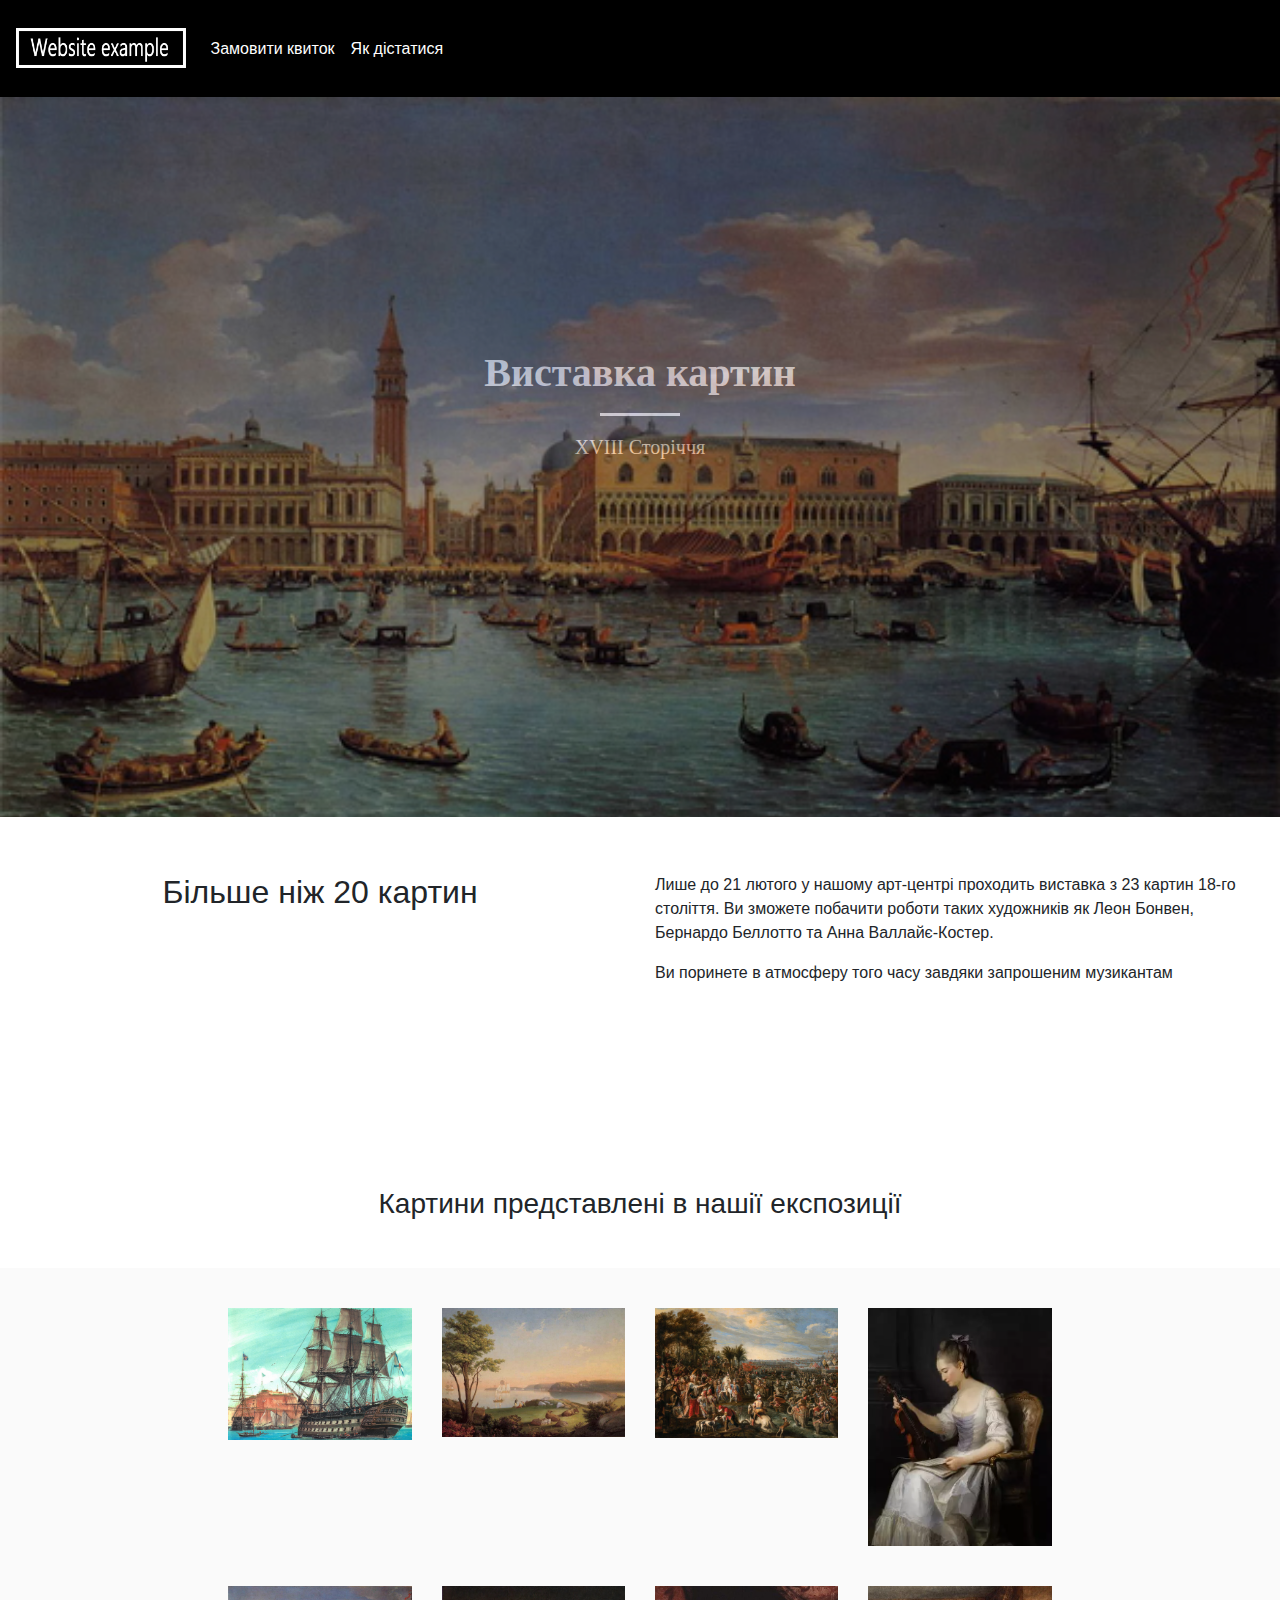
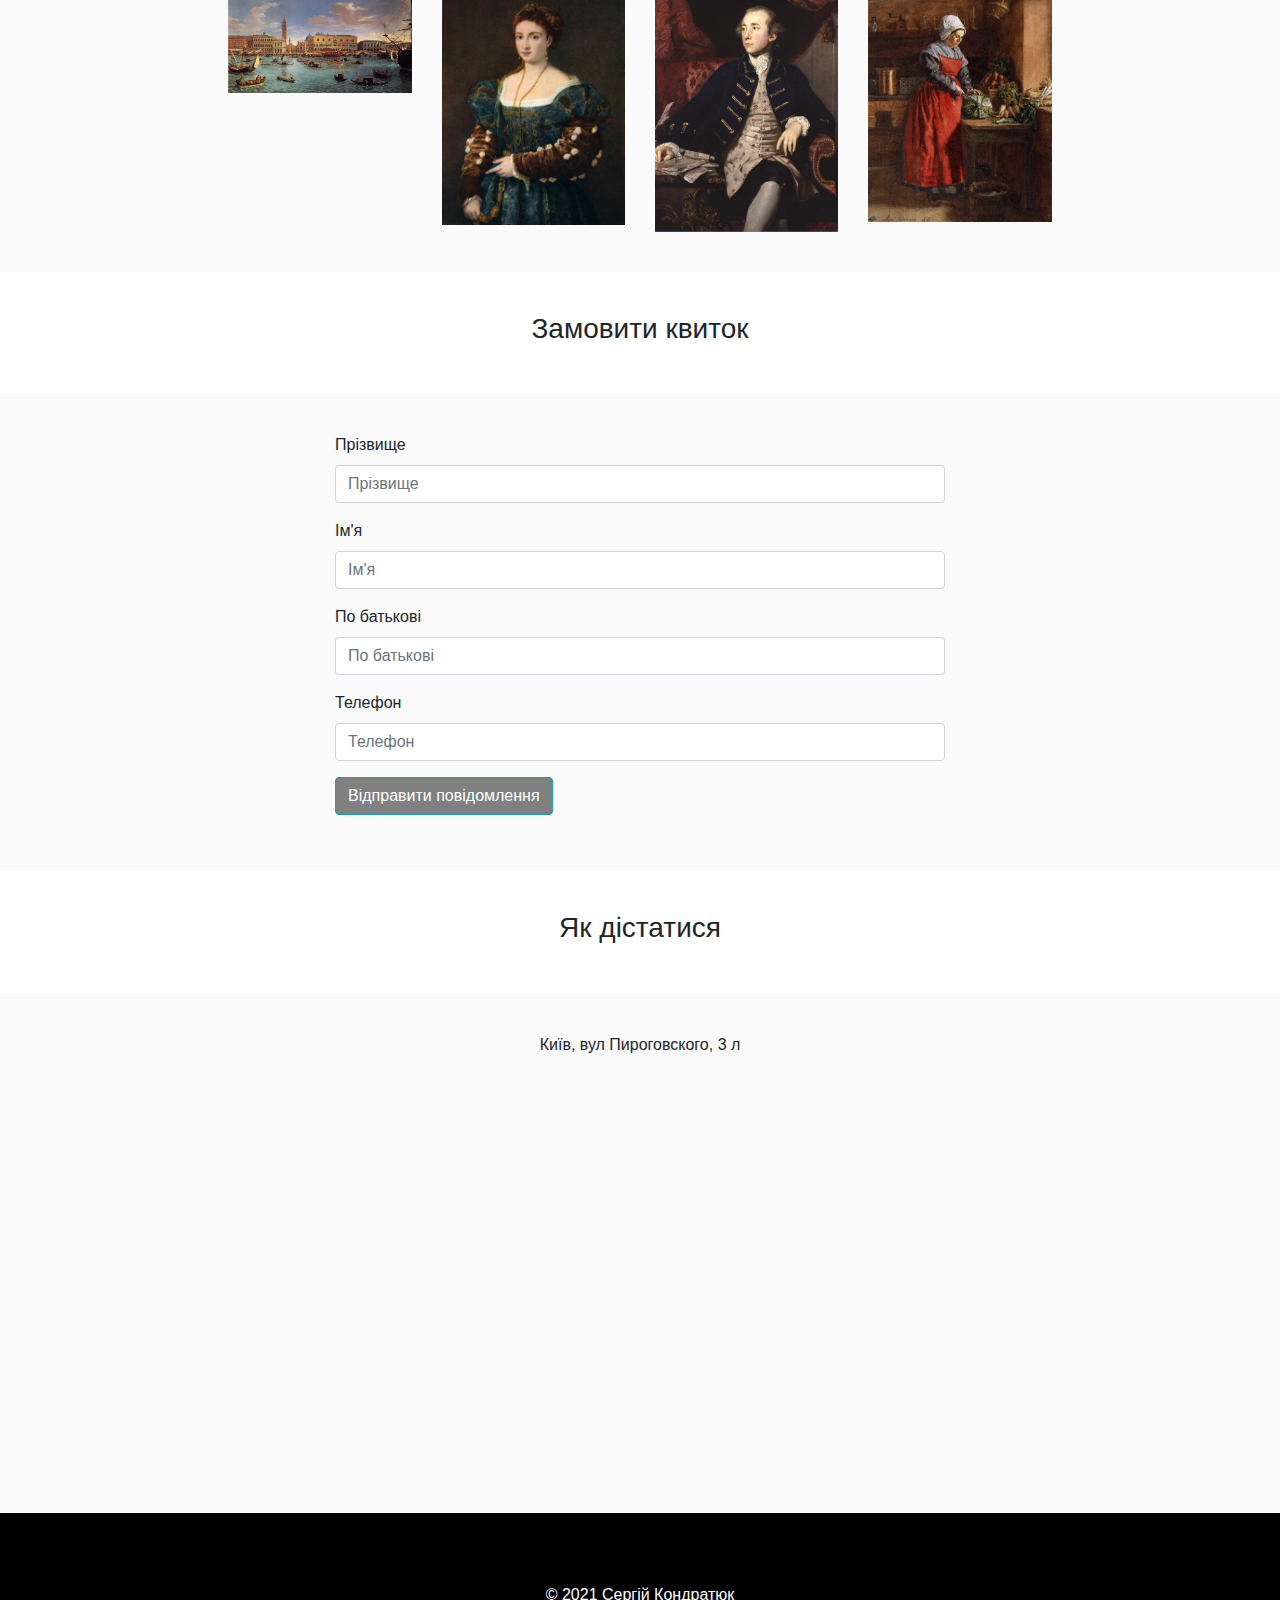
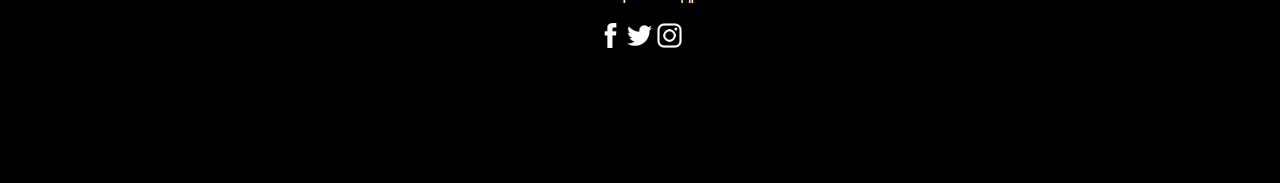
<file: paintings/index.html>
<html lang="ua" dir="ltr">
  <head>
    <meta charset="utf-8" name="viewport" content="width=device-width, initial-scale=1">
    <title>Виставка картин XVIII сторіччя | Картинна галерея</title>
    <style type="text/css">
    .smallscreennav{background-color: black;color:white;text-align:center;display: none;}
	.smallmenulink{color:white;text-decoration:none;}
	.smallmenulink:hover{text-decoration:none; color:#C5CFFF;}
	

    @media only screen and (max-width: 600px) {
      .normalscreennav{display:none;}
      .smallscreennav{display: block; padding: 10px;}

    }
    </style>
  <link rel="stylesheet" href="bootstrap.min.css">
  <script src="https://ajax.googleapis.com/ajax/libs/jquery/3.4.1/jquery.min.js"></script>
  <script src="https://cdnjs.cloudflare.com/ajax/libs/popper.js/1.16.0/umd/popper.min.js"></script>
  <script src="https://maxcdn.bootstrapcdn.com/bootstrap/4.4.1/js/bootstrap.min.js"></script>
  <script type="text/javascript">
 $(document).ready(function(){
    $("#menu").on("click","a", function (event) {
        event.preventDefault();
        var id  = $(this).attr('href'),
            top = $(id).offset().top;
        $('body,html').animate({scrollTop: top}, 1500);
    });
});
$(document).ready(function(){
   $("#smallmenu").on("click","a", function (event) {
       event.preventDefault();
       var id  = $(this).attr('href'),
           top = $(id).offset().top;
       $('body,html').animate({scrollTop: top}, 1500);
   });
});

</script>
  </head>
  <body>

	<div class="normalscreennav">
	  <nav style="width:100%; background-color:black;" class="navbar navbar-expand-md navbar-dark" >
	  <div class="navbar-header">
		<a class="navbar-brand" href="#"><p style=" color: white; font-size: 30px; font family:'Courier New', Courier, monospace;"><img src="Logo.png" height="55px" alt="logo" style="padding-top:15px;"></p></a>
	  </div>
	  <ul  class="navbar-nav mr-auto" role="tablist" id="menu" style=" p-right:0px;">
		<li role="presentation" class=""><a class="nav-link" href="#tab1" role="tab" data-toggle="tab">Замовити квиток</a></li>
		<li role="presentation" class=""><a class="nav-link" href="#tab2" role="tab" data-toggle="tab">Як дістатися</a></li>
	  </ul>

	  </nav>
	</div>
	<div class=smallscreennav id="smallmenu">

		<a  href="#"><p style=" color: white; font-size: 30px; font family:'Courier New', Courier, monospace;"><img src="Logo.png" height="55px" alt="logo" style="padding-top:15px;"></p></a>
		<p>
		  <a href="#tab1" class="smallmenulink" >Замовити квиток</a> | 
		  <a href="#tab2" class="smallmenulink" >Як дістатися</a>
		</p>
	</div>
	
    <div class="" style="height:80vh;width:auto;position:relative;z-index:1;">
			<div id="demo" class="carousel slide" data-ride="carousel" style="width:100%;height:100%;position:absolute;z-index:2;">
				<div class="carousel-inner">
					<div class="carousel-item active" style="width:100%;height:100%;background-image:url(images/f1d6923c9ceac09c9bc267d71312fe6b.jpg); background-size: cover;">
					</div>
					<div class="carousel-item" style="width:100%;height:100%;background-image:url(images/aa9d89ef5b02e10c541f15e3de56632c.jpg); background-size: cover;">
					</div>
					<div class="carousel-item" style="width:100%;height:100%;background-image:url(images/8299.jpg); background-size: cover;">
					</div>
				</div>

			</div>
			<article style="background-color:black;height:100%;width:100%;position:absolute;opacity: 0.4;z-index:3;"><div style="font-size:45px;font-family:calibri;position:relative;top:35%;bottom:45%;color:white;text-align:center;z-index:3;"><h1><b>Виставка картин</b></h1><hr style="border-top: 3px solid #ffffff; width:80px;"><p style="font-size:20px;">XVIII Сторіччя</p></div></article>
    </div>

    <div class="container-fluid" style="background-color:white;">
    <!-- Control the column width, and how they should appear on different devices -->
    <div class="row">
      <p><br></p>
      </div>
      <div class="row">
        <p></p>
        </div>
    <div class="row">
      <div class="col-sm-6" style="background-color:white;text-align:center;"><h2>Більше ніж 20 картин</h2></div>
      <div class="col-sm-6" style="background-color:white;"><p>Лише до 21 лютого у нашому арт-центрі проходить виставка з 23 картин 18-го століття. Ви зможете побачити роботи таких художників як Леон Бонвен, Бернардо Беллотто та Анна Валлайє-Костер.</p><p>Ви поринете в атмосферу того часу завдяки запрошеним музикантам</p></div>
    </div>
    <div class="row">
      <p><br></p>
      </div>
      <div class="row">
        <p><br></p>
        </div>
    <p></p>
    <div class="container-fluid">
      <div class="row">
        <p><br></p>
        
  
        <p></p>
        </div>
      <div class="row">
      <div class="col-sm-12"><h3 align="center"><p><br></p>Картини представлені в нашії експозиції<p></p></h3></div>
      </div>
      <div class="row">
        <p></p>
        </div>
        <div class="row">
          <p></p>
          </div>
    </div>
    <div class="row" style="background-color:#fafafa;">
      <p><br></p>
      </div>
  <div class="row" style="background-color:#fafafa; text-align:center;">
    <p><br></p>
    <div class="col-lg-2 col-md-2 col-sm-3" >
      </div>
      <div class="col-lg-2 col-md-2 col-sm-3" style="background-color:#fafafa;">
          <a data-fancybox="gallery" href="images/bg.jpg">
              <img class="img-fluid" src="images/bg.jpg" alt="...">
          </a>
      </div>
      <div class="col-lg-2 col-md-2 col-sm-3" style="background-color:#fafafa;">
          <a data-fancybox="gallery" href="images/mellen1850s.jpg">
              <img class="img-fluid" src="images/mellen1850s.jpg" alt="...">
          </a>
      </div>
      <div class="col-lg-2 col-md-2 col-sm-3" style="background-color:#fafafa;">
          <a data-fancybox="gallery" href="images/1260517.jpg">
              <img class="img-fluid" src="images/1260517.jpg" alt="...">
          </a>
      </div>
      <div class="col-lg-2 col-md-2 col-sm-3" style="background-color:#fafafa;">
          <a data-fancybox="gallery" href="images/u42.webp">
              <img class="img-fluid" src="images/u42.webp" alt="..." width="100%">
          </a>
      </div>
      <div class="col-lg-2 col-md-2 col-sm-3" style="background-color:#fafafa;">
        </div>
  </div>
  <div class="row" style="background-color:#fafafa;">
    <p><br></p>
    </div>
  <div class="row">
    <div class="col-lg-2 col-md-2 col-sm-3" style="background-color:#fafafa;">
      </div>
      <div class="col-lg-2 col-md-2 col-sm-3" style="background-color:#fafafa;">
          <a data-fancybox="gallery" href="images/f1d6923c9ceac09c9bc267d71312fe6b.jpg">
              <img class="img-fluid" src="images/f1d6923c9ceac09c9bc267d71312fe6b.jpg" alt="...">
          </a>
      </div>
      <div class="col-lg-2 col-md-2 col-sm-3" style="background-color:#fafafa;">
          <a data-fancybox="gallery" href="images/1630449_1024x1024.webp">
              <img class="img-fluid" src="images/1630449_1024x1024.webp" alt="...">
          </a>
      </div>
      <div class="col-lg-2 col-md-2 col-sm-3" style="background-color:#fafafa;">
          <a data-fancybox="gallery" href="images/cf95350f4d600172567269f043889a80.jpg">
              <img class="img-fluid" src="images/cf95350f4d600172567269f043889a80.jpg" alt="...">
          </a>
      </div>
      <div class="col-lg-2 col-md-2 col-sm-3" style="background-color:#fafafa;">
          <a data-fancybox="gallery" href="images/aa9d89ef5b02e10c541f15e3de56632c.jpg">
              <img class="img-fluid" src="images/aa9d89ef5b02e10c541f15e3de56632c.jpg" alt="...">
          </a>
      </div>
      <div class="col-lg-2 col-md-2 col-sm-3" style="background-color:#fafafa;">
        </div>

  </div>
  <div class="row" style="background-color:#fafafa;">
    <a name="tab1"></a>
    <a name="tab2"></a>
    <p><br></p>
    </div>
</div>


<div class="tab-content">
  <div id="tab1">
  <p><br></p>
  <p></p>

      <h3 align="center">Замовити квиток</h3>

      <p><br></p>
      <p></p>
    <div class="container-fluid" style="background-color:#fafafa; float:center;">
      <div class="row">
        <p><br></p>
        </div>
        <div class="row">
        <div class="col-lg-3 col-md-3 col-sm-3">
        </div>
      <div class="col-lg-6 col-md-6 col-sm-3">
         <form action="./mail.php" method="post">
      <div class="form-group">
         <label for="name">Прізвище</label>
         <input type="name" name="name" class="form-control" id="name" placeholder="Прізвище">
      </div>
      <div class="form-group">
         <label for="email1">Ім'я</label>
         <input type="email" name="email" class="form-control" id="lastname" placeholder="Ім'я">
      </div>
      <div class="form-group">
         <label for="email1">По батькові</label>
         <input type="email" name="email" class="form-control" id="middlename" placeholder="По батькові">
      </div>
      <div class="form-group">
         <label for="phone">Телефон</label>
         <input type="phone" name="phone" class="form-control" id="phone" placeholder="Телефон">
      </div>
         <button type="submit" class="btn btn-info" style="background-color:grey; line-color:white;">Відправити повідомлення</button>
      </form>
      </div>

    </div>
    <div class="row">
          <p><br></p>
    </div>
    </div>
    </div>

    <div id="tab2">
		<p><br></p>
		<p></p>
        <h3 align="center">Як дістатися</h3>
        <p><br></p>
		<p></p>
    <div class="container-fluid" style="background-color:#fafafa; float:center;">
      <div class="row">
        <p><br></p>
        </div>
        <div class="row">
        <div class="col-lg-3 col-md-3 col-sm-3">
        </div>
      <div style="text-align:center;" class="col-lg-6 col-md-6 col-sm-3">
        <p>Київ, вул Пироговского, 3 л</p>
        <iframe src="https://www.google.com/maps/embed?pb=!1m18!1m12!1m3!1d61811.18762335209!2d30.50090285056578!3d50.43345704210919!2m3!1f0!2f0!3f0!3m2!1i1024!2i768!4f13.1!3m3!1m2!1s0x40d4cf4ee15a4505%3A0x764931d2170146fe!2z0JrQuNC10LIsIDAyMDAw!5e0!3m2!1sru!2sua!4v1588330841177!5m2!1sru!2sua" style="max-width:100%; max-height:100%; width:450px; height:400px; border:0;" frameborder="0" allowfullscreen="" aria-hidden="false" tabindex="0"></iframe>
      </div>
      <div class="col-lg-3 col-md-3 col-sm-3">
      </div>
      </div>
      <div class="row">
              <p><br></p>
			  <p><br></p>
				<p><br></p>
      </div>
      </div>

      </div>
      </div>
<footer style="background-color:black;height:270px;postition:relative;">
  <div class="container-fluid" style="; float:center;">
    <div class="row">
      <div class="col-lg-2 col-md-2 col-sm-1">
      </div>

<div class="col-lg-8 col-md-8 col-sm-10" style="text-align:center;position:absoulte;padding-top:70px;color:white;"><p>&copy 2021 Сергій Кондратюк</p>
<p style="text-align:center;"><a href="facebook.com"><img src="images/facebook1.png" height="25px"> <a href="facebook1.com"><img src="images/twitter.png" height="25px"></a> <a href="facebook.com"><img src="images/instagram.png" height="25px"></p></div>

<div class="col-lg-2 col-md-2 col-sm-1">
</div>
</div>
</footer>

  </body>
</html>
</file>
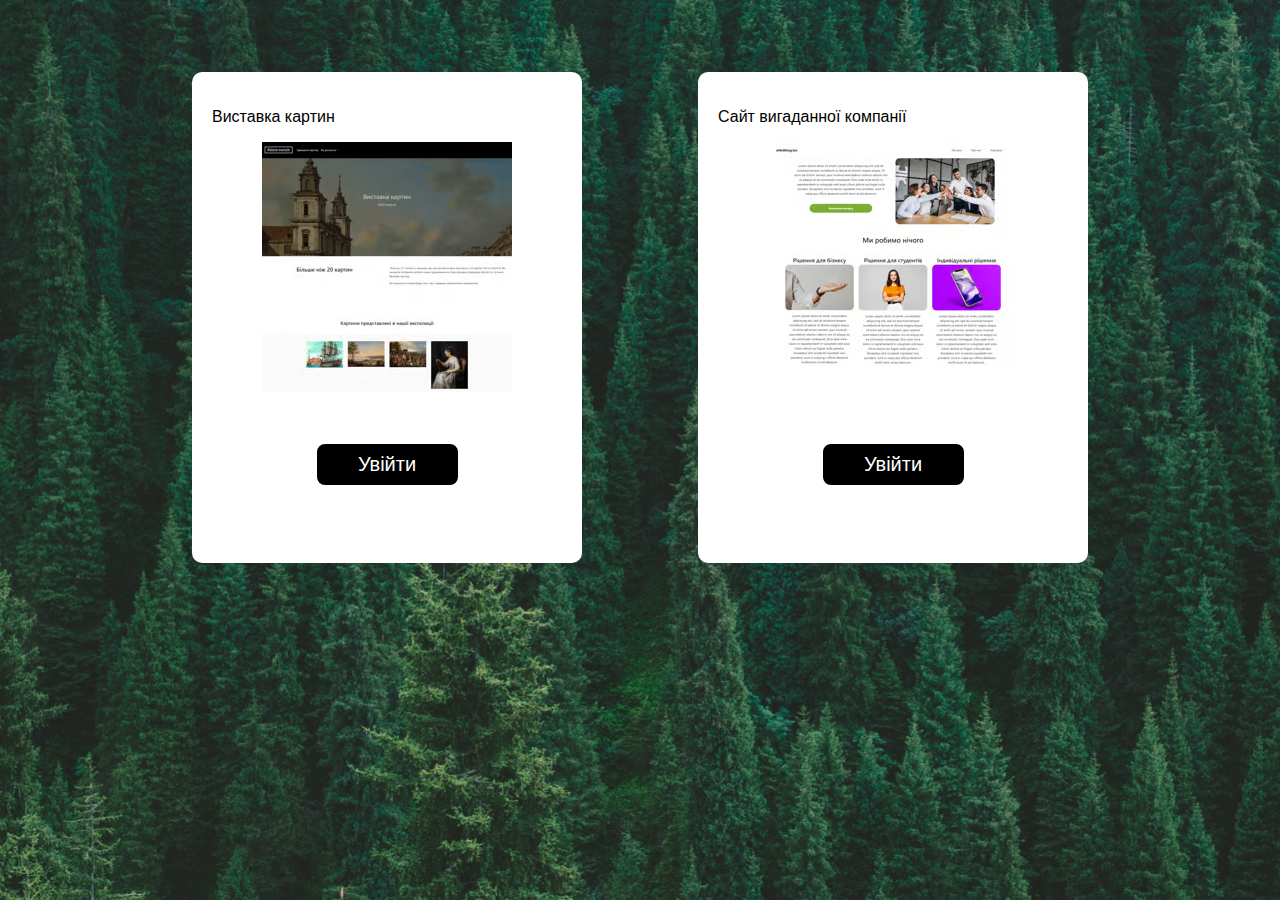
<file: sites/index.html>
<html lang="uk">
  <head>
  <meta name="viewport" content="width=device-width, initial-scale=1.0">
  <title>
    Портофоліо
  </title>
</head>
<body>
<style type="text/css">
body{background-image: url(2-1.jpg);background-size: cover; font-family:Helvetica; font-size:16; background-repeat: no-repeat;background-attachment: fixed;}
.main1{position:absolute;left:15%;background-color: white; width:275px;margin-top:5%;padding:20px;padding-bottom:60px;border-radius:10px; width:350px;}
.main2{position:absolute;right:15%;background-color: white; width:275px;margin-top:5%;padding:20px;padding-bottom:60px;border-radius:10px; width:350px;}
.mobile{display:none;}
.text1{width: 100%;}
.a3{cursor: pointer;border: 2px solid white; color:white;height: 45px;width: 145px;background-color:black;border-radius: 10px;font-size:20px; transition: 0.3s; -webkit-user-select: none; -ms-user-select: none; user-select: none;}
.a3:hover{ cursor: pointer; border: 2px solid black;color:black;height: 45px;width: 145px;background-color:white;border-radius: 10px;font-size:20px;}
.text{text-align: center;}
@media only screen and (max-width: 1100px) {
  .main1{display:none;}
  .main2{display:none;}
  .mobile{display:block;background-color: white; margin-top:5%;margin:auto;padding:20px;padding-bottom:60px;border-radius:10px; width:350px;}
}
</style>
<div class="main1">
<p>Виставка картин</p><!--Поле e-mail  -->
<div align=center>
<img src="paintings.png">
</p>
<br>
<p align=center>    <!--Кнопка -->
<button class="a3" onclick="location.href='/sites/paintings/index.html'">Увійти</button>
</p>
</div>
</div>

<div class="main2">
<p>Сайт вигаданної компанії</p><!--Поле e-mail  -->
<div align=center>
<img src="nothinginc.png">
</p>
<br>
<p align=center>    <!--Кнопка -->
<button class="a3" onclick="location.href='/sites/nothinginc/index.html'">Увійти</button>
</p>
</div>
</div>
<div class="mobile">
  <p>Виставка картин</p><!--Поле e-mail  -->
  <div align=center>
  <img src="paintings.png">
  </p>
  <br>
  <p align=center>    <!--Кнопка -->
  <button class="a3" onclick="location.href='/sites/paintings/index.html'">Увійти</button>
  </p>
  </div>
  <p>
  <br>
  </p>
  <p>Сайт вигаданної компанії</p><!--Поле e-mail  -->
  <div align=center>
  <img src="nothinginc.png">
  </p>
  <br>
  <p align=center>    <!--Кнопка -->
  <button class="a3" onclick="location.href='/sites/nothinginc/index.html'">Увійти</button>
  </p>
  </div>
</div>
</body>
</html>
</file>
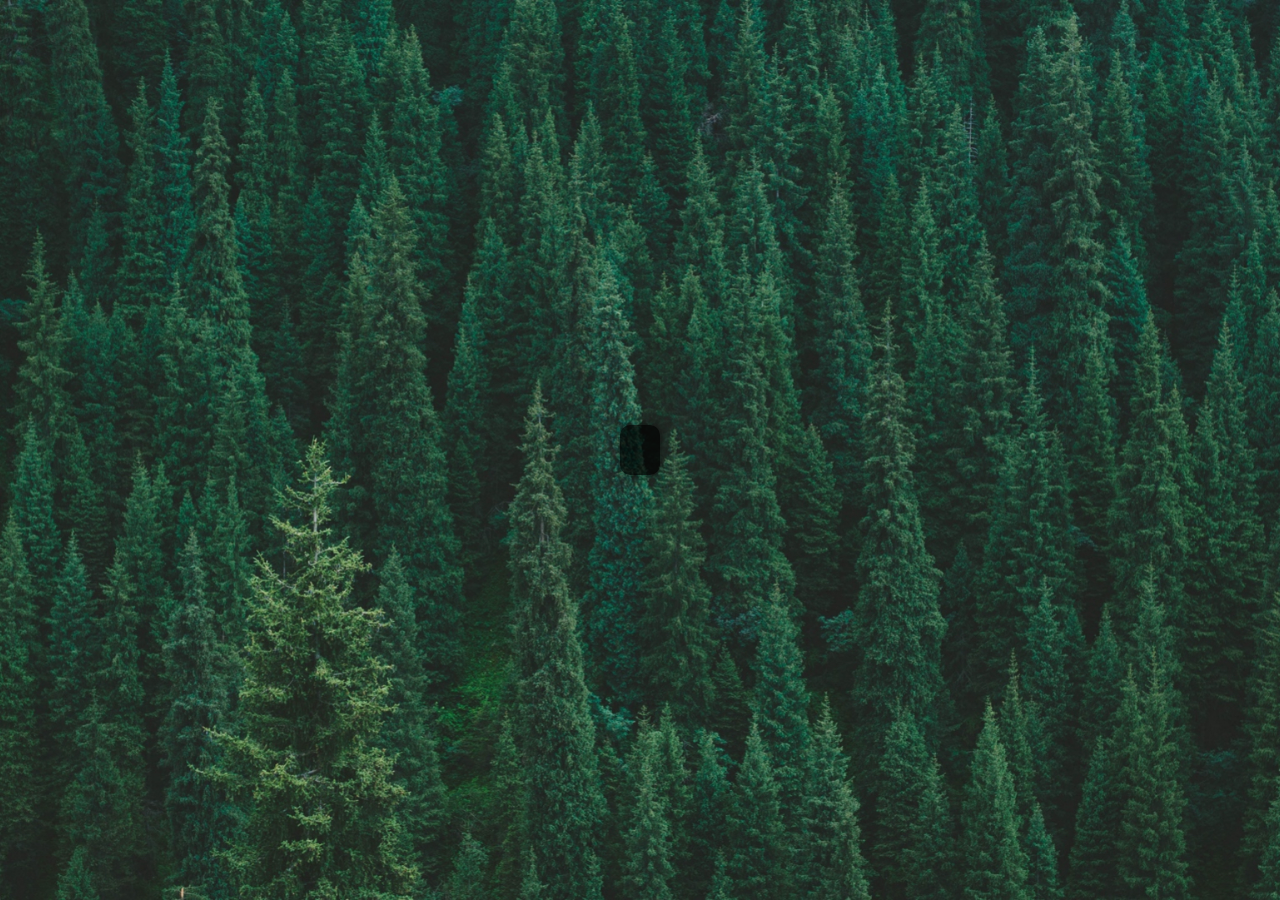
<file: sites/clock/index.html>
<!DOCTYPE html>
<html lang="en">
<head>
    <meta charset="UTF-8">
    <meta name="viewport" content="width=device-width, initial-scale=1.0">
    <title>Cool Clock</title>
    <style>
        body {
            margin: 0;
            display: flex;
            align-items: center;
            justify-content: center;
            height: 100vh;
            overflow: hidden;
            background: url('img1.jpg') center/cover;
            color: #fff;
            font-family: 'Segoe UI', Tahoma, Geneva, Verdana, sans-serif;
            -webkit-user-select: none; /* Safari */
			-ms-user-select: none; /* IE 10 and IE 11 */
			user-select: none; /* Standard syntax */
        }

        #clockContainer {
            text-align: center;
            background-color: rgba(0, 0, 0, 0.7);
            padding: 20px;
            border-radius: 10px;
            box-shadow: 0 0 10px rgba(0, 0, 0, 0.5);
        }

        #clock {
            font-size: 4em;
        }

        #date {
            font-size: 1.5em;
            margin-top: 10px;
        }
    </style>
</head>
<body>

<div id="clockContainer">
    <div id="clock"></div>
    <div id="date"></div>
</div>

<script>
    function updateTimeAndDate() {
        const now = new Date();
        const hours = now.getHours().toString().padStart(2, '0');
        const minutes = now.getMinutes().toString().padStart(2, '0');
        const seconds = now.getSeconds().toString().padStart(2, '0');
        const date = now.toDateString();

        const clockElement = document.getElementById('clock');
        const dateElement = document.getElementById('date');

        clockElement.textContent = `${hours}:${minutes}:${seconds}`;
        dateElement.textContent = date;
    }

    setInterval(updateTimeAndDate, 1000); // Update time and date every second
</script>

</body>
</html>
</file>
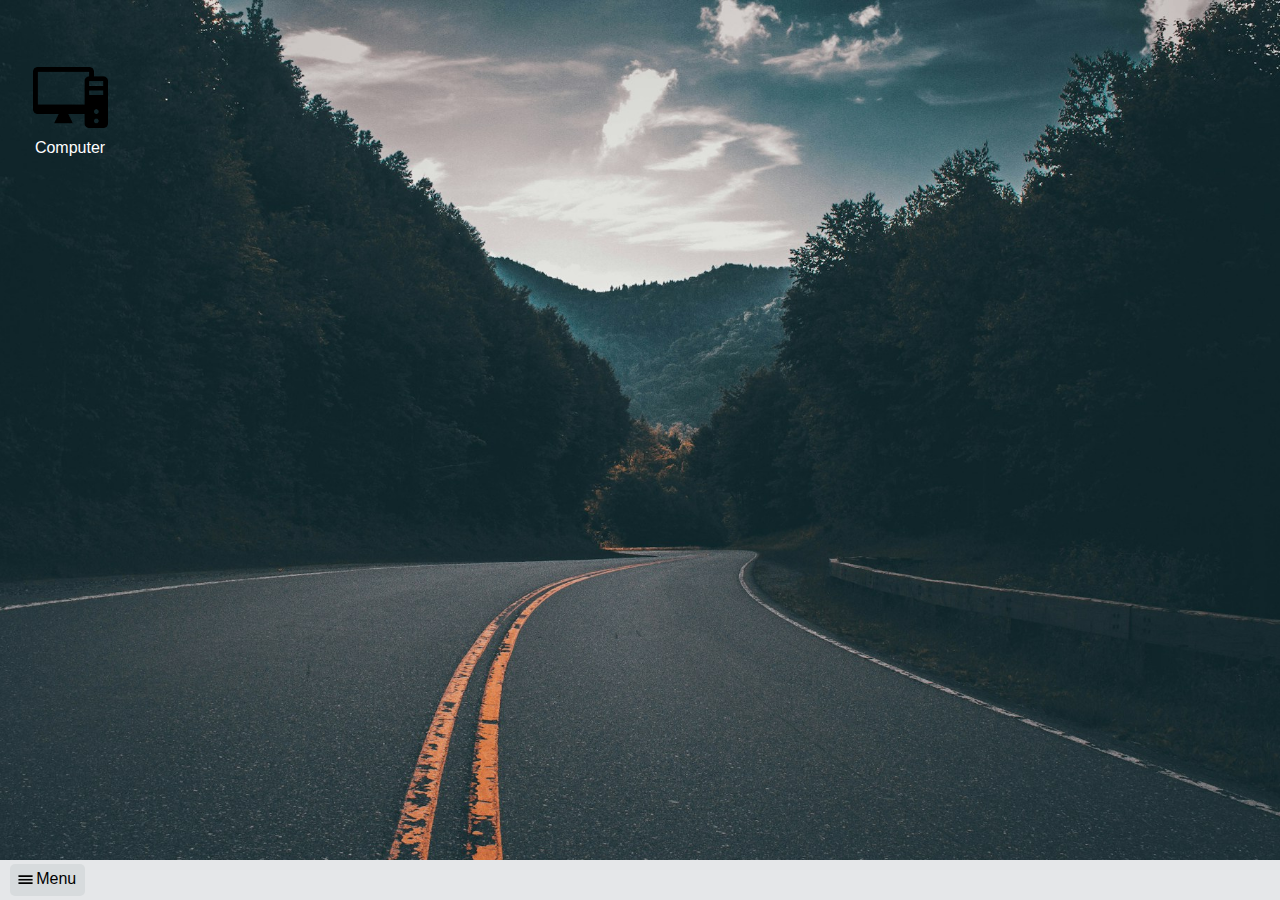
<file: sites/JSOS/index.html>
<!DOCTYPE html>
<html lang="en">
<head>
    <meta charset="UTF-8">
    <meta name="viewport" content="width=device-width, initial-scale=1.0">
    <title>Javascript "Operating system"</title>
    <style>
        body {
            margin: 0;
            overflow: hidden;
			font-family: 'Segoe UI', Tahoma, Geneva, Verdana, sans-serif;
        }

        #desktop {
            background-image: url('img.jpg'); /* Replace with the path to your image */
            background-size: cover;
            background-position: center;
            color: white;
            height: 100vh;
            overflow: hidden;
            padding-top: 40px;
            box-sizing: border-box;
        }

        .icon {
            text-align: center;
            margin: 20px;
            width: 100px; /* Set the width to 100px */
			-webkit-user-select: none; /* Safari */
			-ms-user-select: none; /* IE 10 and IE 11 */
			user-select: none; /* Standard syntax */
        }

        #taskbar {
            background-color: #e5e7e9  ;
            color: #000000;
            position: fixed;
            bottom: 0;
            left: 0;
            width: 100%;
            height: 40px;
            display: flex;
            justify-content: space-between;
            align-items: center;
            padding: 0 10px;
            box-sizing: border-box;
			-webkit-user-select: none; /* Safari */
			-ms-user-select: none; /* IE 10 and IE 11 */
			user-select: none; /* Standard syntax */
        }

        .window {
            position: absolute;
            background-color: #fff;
            border: 1px solid #000;
            box-shadow: 0 0 10px rgba(0, 0, 0, 0.5);
            padding: 0px;
			border: 3px solid #bdc3c7;
            box-sizing: border-box;
			border-radius:3px;
        }

        .window-header {
            display: flex;
            justify-content: space-between;
            align-items: center;
            background-color: #626567;
            color: white;
            padding: 1px;
            cursor: move;
			-webkit-user-select: none; /* Safari */
			-ms-user-select: none; /* IE 10 and IE 11 */
			user-select: none; /* Standard syntax */
        }

        .window-buttons {
            display: flex;
        }

        .window-button {
            width: 15px;
            height: 15px;
            margin-right: 5px;
            border-radius: 50%;
            background-color: #f2f3f4 ;
            cursor: pointer;
            display: flex;
            justify-content: center;
            align-items: center;
			font-size:12px;
			color: #000000;
			-webkit-user-select: none; /* Safari */
			-ms-user-select: none; /* IE 10 and IE 11 */
			user-select: none; /* Standard syntax */
        }

        .icon {
            text-align: center;
            margin: 20px;
            width: 100px; /* Set the width to 100px */
			border-radius: 5px;
			
        }
		.icon:hover {
            background-color: #2980b9;
        }
		#start-button {
			border-radius: 5px;
			background-color: #d7dbdd;
			padding:5px;
			padding-bottom:8px;
			width:65px;
			-webkit-user-select: none; /* Safari */
			-ms-user-select: none; /* IE 10 and IE 11 */
			user-select: none; /* Standard syntax */
        }

        #start-button:hover {
            background-color: #bdc3c7;
        }
    </style>
</head>
<body>

<div id="desktop">
    <div class="icon" onclick="createWindow()"><img src="computer.png" width="75px" height="auto"><br>Computer</div>
    <!-- Add more icons as needed -->
</div>

<div id="taskbar">
    <div id="start-button"><img src="menu.png" height="15px" width="auto">Menu</div>
    <div id="clock"></div>
</div>

<script>
    function createWindow() {
        const windowElement = document.createElement('div');
        windowElement.className = 'window';

        // Center the window on the screen
        const screenWidth = window.innerWidth;
        const screenHeight = window.innerHeight;
        const windowWidth = 400;  // Set your preferred width
        const windowHeight = 300; // Set your preferred height

        windowElement.style.top = `${(screenHeight - windowHeight) / 2}px`;
        windowElement.style.left = `${(screenWidth - windowWidth) / 2}px`;
        windowElement.style.width = `${windowWidth}px`;
        windowElement.style.height = `${windowHeight}px`;

        const windowHeader = document.createElement('div');
        windowHeader.className = 'window-header';
        windowHeader.addEventListener('mousedown', startDrag);

        const windowTitle = document.createElement('div');
        windowTitle.textContent = 'File Manager - [/home]';

        const windowButtons = document.createElement('div');
        windowButtons.className = 'window-buttons';

        const minimizeButton = createWindowButton('🗖', () => toggleMaximize(windowElement)); // Unicode symbol for m
        const closeButton = createWindowButton('🗙', () => windowElement.remove()); // Unicode symbol for close

		windowButtons.appendChild(createWindowButton('🗕  ')); // Unicode symbol for minimize
        windowButtons.appendChild(minimizeButton);
        windowButtons.appendChild(closeButton);

        windowHeader.appendChild(windowTitle);
        windowHeader.appendChild(windowButtons);

        windowElement.appendChild(windowHeader);

        // Joke content
        const jokeContent = document.createElement('div');
        jokeContent.textContent = 'Why don\'t scientists trust atoms? Because they make up everything!';
        jokeContent.style.color = 'black';

        const link = document.createElement('a');
        link.href = 'https://www.example.com';
        link.target = '_blank';
        link.textContent = 'Visit our website!';

        const image = document.createElement('img');
        image.src = 'https://via.placeholder.com/150';
        image.alt = 'Random Image';

        jokeContent.appendChild(document.createElement('br'));
        jokeContent.appendChild(link);
        jokeContent.appendChild(document.createElement('br'));
        jokeContent.appendChild(image);

        windowElement.appendChild(jokeContent);

        document.getElementById('desktop').appendChild(windowElement);
    }

    function createWindowButton(text, clickHandler) {
        const button = document.createElement('div');
        button.className = 'window-button';
        button.textContent = text;
        if (clickHandler) {
            button.addEventListener('click', clickHandler);
        }
        return button;
    }

    let isDragging = false;
    let offsetX, offsetY;

    function startDrag(e) {
        isDragging = true;
        offsetX = e.clientX - e.target.parentNode.getBoundingClientRect().left;
        offsetY = e.clientY - e.target.parentNode.getBoundingClientRect().top;

        document.addEventListener('mousemove', drag);
        document.addEventListener('mouseup', stopDrag);
    }

    function drag(e) {
        if (isDragging) {
            const x = e.clientX - offsetX;
            const y = e.clientY - offsetY;

            document.querySelector('.window').style.left = x + 'px';
            document.querySelector('.window').style.top = y + 'px';
        }
    }

    function stopDrag() {
        isDragging = false;
        document.removeEventListener('mousemove', drag);
        document.removeEventListener('mouseup', stopDrag);
    }

    function toggleMaximize(element) {
        if (element.style.width === '100%' && element.style.height === '100%') {
            // If already maximized, restore to normal state
            element.style.width = '400px'; // Set your preferred width
            element.style.height = '300px'; // Set your preferred height
            element.style.top = `${(window.innerHeight - 350) / 2}px`;
            element.style.left = `${(window.innerWidth - 450) / 2}px`;
        } else {
            // If not maximized, maximize
            element.style.width = '100%';
            element.style.height = '100%';
            element.style.top = '0';
            element.style.left = '0';
        }
    }

    function updateClock() {
        const now = new Date();
        const hours = now.getHours().toString().padStart(2, '0');
        const minutes = now.getMinutes().toString().padStart(2, '0');
        const seconds = now.getSeconds().toString().padStart(2, '0');
        document.getElementById('clock').textContent = `${hours}:${minutes}:${seconds}`;
    }

    setInterval(updateClock, 1000);
</script>

</body>
</html>
</file>
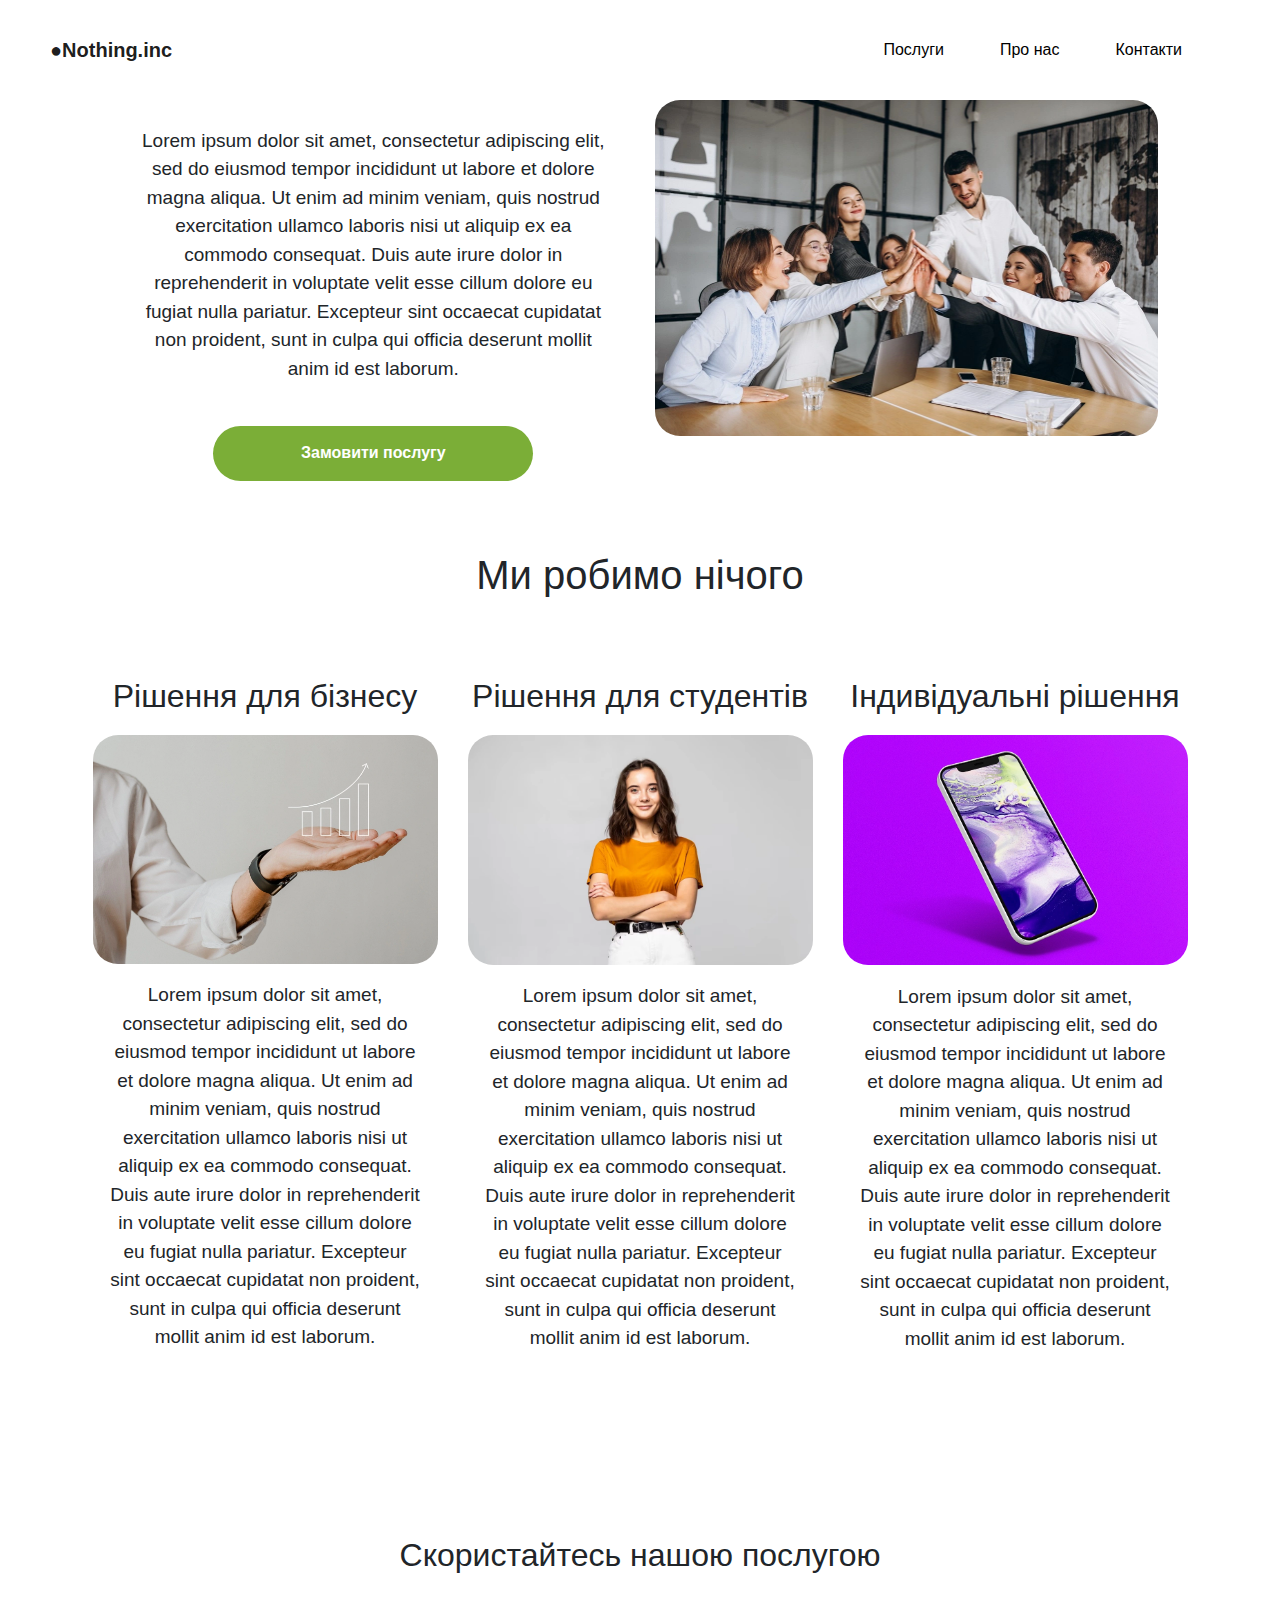
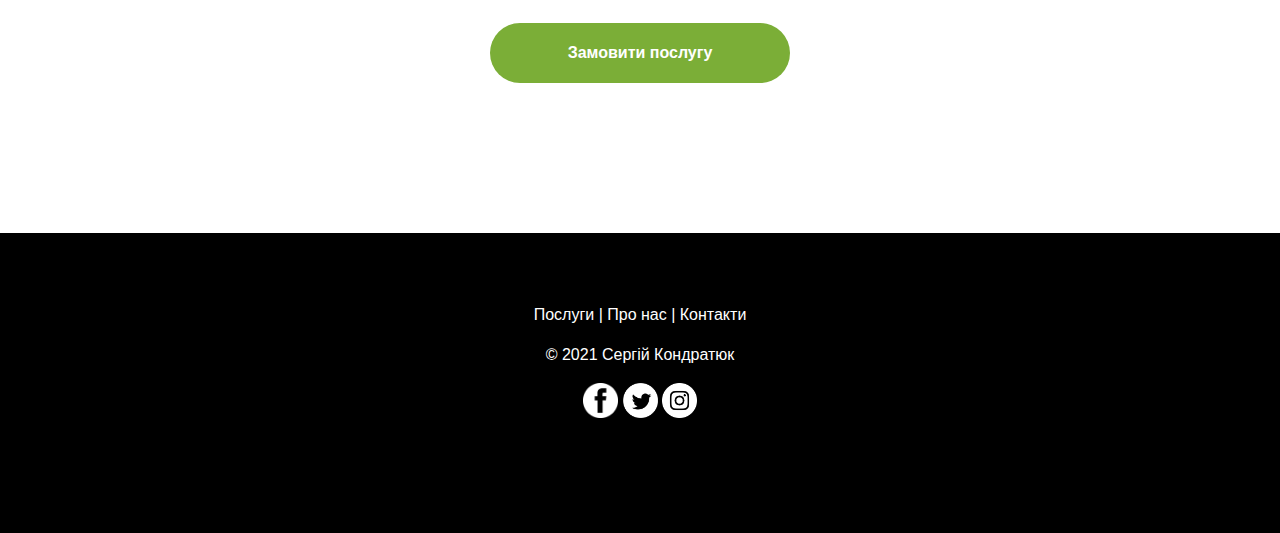
<file: sites/nothinginc/index.html>
<!DOCTYPE html>
<html lang="uk">
<head>
  <title>Nothing inc</title>
  <meta charset="utf-8">
  <meta name="viewport" content="width=device-width, initial-scale=1">
  <script src="https://ajax.googleapis.com/ajax/libs/jquery/3.6.0/jquery.min.js"integrity="sha384-JZR6Spejh4U02d8jOt6vLEHfe/JQGiRRSQQxSfFWpi1MquVdAyjUar5+76PVCmYl"></script>
  <link rel="stylesheet" href="css/bootstrap.css">
  <style type="text/css">
  .roundedcorners1{
    border-radius: 25px;
  }
  .mainimage{
    border-radius: 25px;
  }
	@media only screen and (min-width: 1900px) {
	.bigscreen{
		margin-left:5%;
		margin-right:5%;
	}
	
	 
  }
@media only screen and (min-width: 600px) {
	#content{
		margin-left:5%;
		margin-right:5%;
	}
	 
  }
  @media only screen and (max-width: 600px) {
      .mainimage{
        display:none;
      } 
  }
  .animatedbutton{
	background-color:#7bae37;
	transition: background-color 1s ease-out;
  }
  .animatedbutton:hover{
	background-color:grey;
	transition: background-color 1s ease-out;
	transition-duration: 500ms;
	cursor:pointer;
  }
  .footerlink{text-decoration:none; color:rgba(255,255,255, 1);}
  .footerlink:hover{text-decoration:none; color:rgba(255,255,255, 0.8);}
  #phonemenu{
  color:black;
  display:none;
  }
  .phonemenulink{
  color:black;
  margin-left:50px;
  text-decoration: none;
  }
  .phonemenulink:hover{
  color: rgba(0, 0, 0, 0.5);
  text-decoration: none;
  }
  </style>
  <script>
	function myFunction() {
  var x = document.getElementById("phonemenu");
  if (x.style.display === "block") {
    x.style.display = "none";
  } else {
    x.style.display = "block";
  }
} 
  </script>
</head>
<body>
<div class="bigscreen">
  <header class="header">
    <nav class="navbar navbar-expand-lg navbar-light bg-white" style="height:100px; padding:50px;" >
		<a class="navbar-brand" href="#">●<b>Nothing.inc</b></a>
		  <button class="navbar-toggler" onclick="myFunction()">
			<span class="navbar-toggler-icon"></span>
		  </button>

		<div class="collapse navbar-collapse" id="navbarSupportedContent">
			<ul class="navbar-nav ml-auto" >

			  <li class="nav-item"  style="padding-right:40px;">
				<a class="nav-link" href="#">Послуги</a>
			  </li>
			  <li class="nav-item" style="padding-right:40px;">
				<a class="nav-link" href="#">Про нас</a>
			  </li>
			  <li class="nav-item" style="padding-right:40px;">
				<a class="nav-link" href="#">Контакти</a>
			  </li>
			  <li class="nav-item">
				<p></p>
			  </li>
			</ul>
		</div>
	</nav>
</header>
<div id="phonemenu">
<p><a class="phonemenulink" href="#"><b>Послуги</b></a></p>
<p><a class="phonemenulink" href="#"><b>Про нас</b></a></p>
<p><a class="phonemenulink" href="#"><b>Контакти</b></a></p>
</div>
<div class="container-fluid">
  <div class="row">
    <div class="col-sm-1" style="background-color:white; text-align:center;">
    </div>
    <div class="col-sm-5" style="background-color:white; text-align:center;padding:0;">
      <p style="padding:5%;font-size:19px;">Lorem ipsum dolor sit amet, consectetur adipiscing elit, sed do eiusmod tempor incididunt ut labore et dolore magna aliqua. Ut enim ad minim veniam, quis nostrud exercitation ullamco laboris nisi ut aliquip ex ea commodo consequat. Duis aute irure dolor in reprehenderit in voluptate velit esse cillum dolore eu fugiat nulla pariatur. Excepteur sint occaecat cupidatat non proident, sunt in culpa qui officia deserunt mollit anim id est laborum.</p>
      <button type="submit" class="animatedbutton" style="line-color:black; border-radius:50px; border:0px; height:55px;color:white; width:60%;"><b>Замовити послугу</b></button>
    </div>
    <div class="col-sm-5" style="background-color:white; text-align:center;">
      <img class="mainimage" src="images\pic1.webp" width="100%">
    </div>
    <div class="col-sm-1" style="background-color:white; text-align:center;">
    </div>
  </div>
</div>
<div class="container-fluid">
  <h1 style="padding: 70px 0;text-align: center;">Ми робимо нічого</h1>
  <div class="row" id="content">
    <div class="col-sm-4" style="background-color:white; text-align:center;"><h2 style="margin-bottom:20px;">Рішення для бізнесу</h2>
      <img class="roundedcorners1" src="images\pic4.webp" width="100%">
      <p style="padding:5%;font-size:19px; ">Lorem ipsum dolor sit amet, consectetur adipiscing elit, sed do eiusmod tempor incididunt ut labore et dolore magna aliqua. Ut enim ad minim veniam, quis nostrud exercitation ullamco laboris nisi ut aliquip ex ea commodo consequat. Duis aute irure dolor in reprehenderit in voluptate velit esse cillum dolore eu fugiat nulla pariatur. Excepteur sint occaecat cupidatat non proident, sunt in culpa qui officia deserunt mollit anim id est laborum.</p>
    </div>
    <div class="col-sm-4" style="background-color:white; text-align:center;"><h2 style="margin-bottom:20px;">Рішення для студентів</h2>
      <img class="roundedcorners1" src="images\pic2.webp" width="100%">
      <p style="padding:5%;font-size:19px;">Lorem ipsum dolor sit amet, consectetur adipiscing elit, sed do eiusmod tempor incididunt ut labore et dolore magna aliqua. Ut enim ad minim veniam, quis nostrud exercitation ullamco laboris nisi ut aliquip ex ea commodo consequat. Duis aute irure dolor in reprehenderit in voluptate velit esse cillum dolore eu fugiat nulla pariatur. Excepteur sint occaecat cupidatat non proident, sunt in culpa qui officia deserunt mollit anim id est laborum.</p>
</div>
<div class="col-sm-4" style="background-color:white; text-align:center;"><h2 style="margin-bottom:20px;">Індивідуальні рішення</h2>
  <img class="roundedcorners1" src="images\pic3.webp" width="100%">
  <p style="padding:5%;font-size:19px;">Lorem ipsum dolor sit amet, consectetur adipiscing elit, sed do eiusmod tempor incididunt ut labore et dolore magna aliqua. Ut enim ad minim veniam, quis nostrud exercitation ullamco laboris nisi ut aliquip ex ea commodo consequat. Duis aute irure dolor in reprehenderit in voluptate velit esse cillum dolore eu fugiat nulla pariatur. Excepteur sint occaecat cupidatat non proident, sunt in culpa qui officia deserunt mollit anim id est laborum.</p>
</div>
  </div>
</div>
<div style="padding: 150px 0;text-align: center;">
  <H2>Скористайтесь нашою послугою</h2>
  <p><br></p>
  <button type="submit" class="animatedbutton" style="line-color:black; border-radius:50px; border:0px; height:60px;width: 300px;color:white;"><b>Замовити послугу</b></button>
</div>
</div>
<footer style="height:300px; background-color:black;padding:70px 0">
  <p style="text-align:center; color:white;"><a class="footerlink" href="">Послуги</a> | <a class="footerlink" href="">Про нас</a> | <a class="footerlink" href="">Контакти</a></p>
  <p style="text-align:center; color:white;">&copy 2021 Сергій Кондратюк</p>
  <p style="text-align:center;"><a href="https://facebook.com"><img src="images/facebook.png" height="35px"></a> <a class="footerlink" href="https://twitter.com"><img src="images/twitter1.png" height="35px"></a> <a class="footerlink" href="https://instagram.com.com"><img src="images/Instagram.png" height="35px"></a></p></div>
</footer>
</body>
</html>
</file>
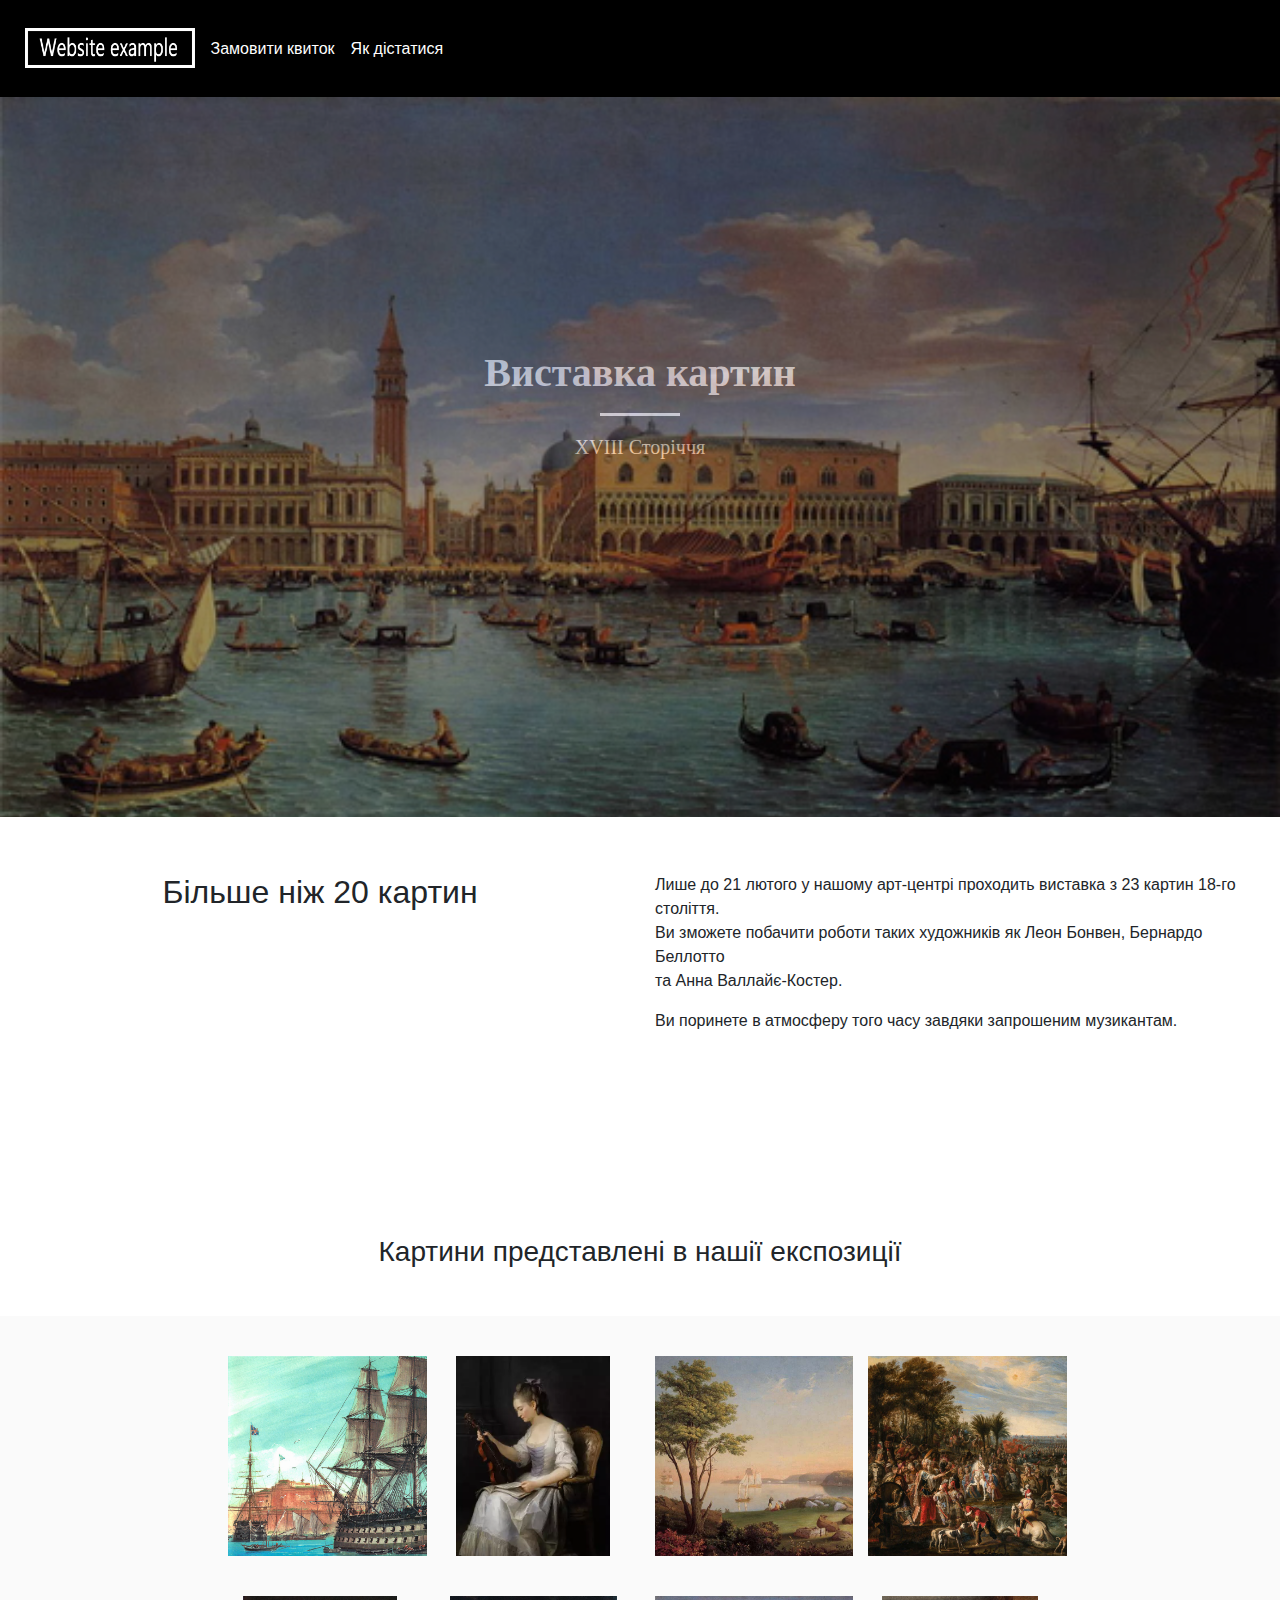
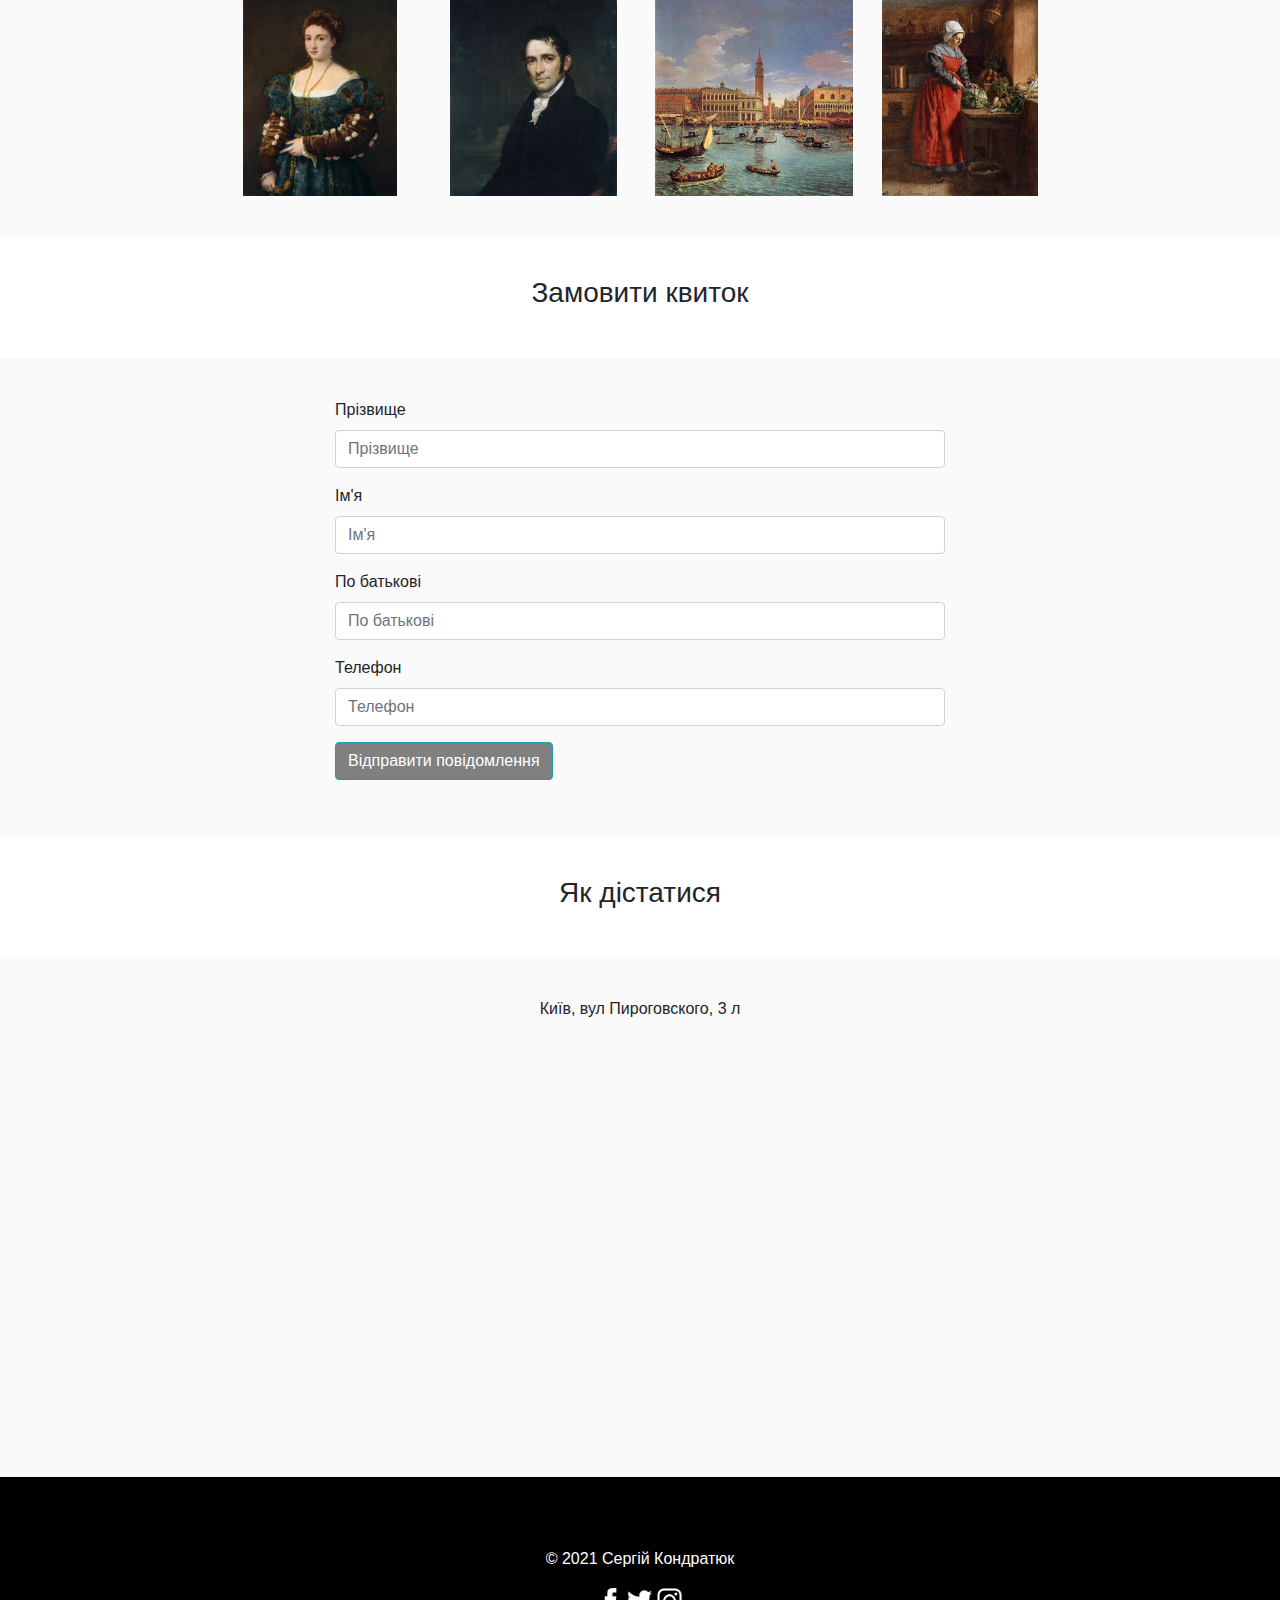
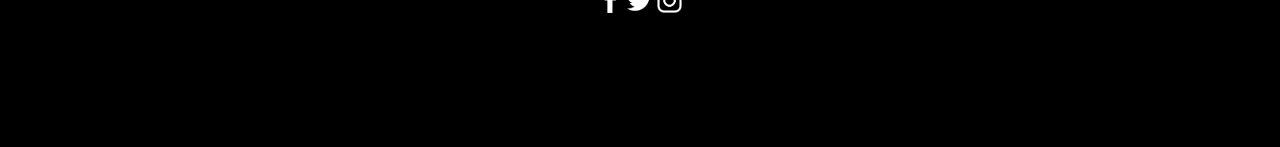
<file: sites/paintings/index.html>
<html lang="ua" dir="ltr">
  <head>
    <meta charset="utf-8" name="viewport" content="width=device-width, initial-scale=1">
    <title>Виставка картин XVIII сторіччя | Картинна галерея</title>
    <style type="text/css">
    .smallscreennav{background-color: black;color:white;text-align:center;display: none;}
	.smallmenulink{color:white;text-decoration:none;}
	.smallmenulink:hover{text-decoration:none; color:#C5CFFF;}
	.gimage{height:200px;width:auto}
	

    @media only screen and (max-width: 600px) {
      .normalscreennav{display:none;}
      .smallscreennav{display: block; padding: 10px;}
      .gimage{height:auto;width:80%;padding-bottom:20px;}

    }
    </style>
  <link rel="stylesheet" href="bootstrap.min.css">
  <script src="https://ajax.googleapis.com/ajax/libs/jquery/3.4.1/jquery.min.js"></script>
  <script src="https://cdnjs.cloudflare.com/ajax/libs/popper.js/1.16.0/umd/popper.min.js"></script>
  <script src="https://maxcdn.bootstrapcdn.com/bootstrap/4.4.1/js/bootstrap.min.js"></script>
  <script type="text/javascript">
 $(document).ready(function(){
    $("#menu").on("click","a", function (event) {
        event.preventDefault();
        var id  = $(this).attr('href'),
            top = $(id).offset().top;
        $('body,html').animate({scrollTop: top}, 1500);
    });
});
$(document).ready(function(){
   $("#smallmenu").on("click","a", function (event) {
       event.preventDefault();
       var id  = $(this).attr('href'),
           top = $(id).offset().top;
       $('body,html').animate({scrollTop: top}, 1500);
   });
});

</script>
  </head>
  <body>

	<div class="normalscreennav">
	  <nav style="width:100%; background-color:black;" class="navbar navbar-expand-md navbar-dark" >
	  <div class="navbar-header">
		<a class="navbar-brand" href="#"><p style="margin-left:5%; color: white; font-size: 30px; font family:'Courier New', Courier, monospace;"><img src="Logo.png" height="55px" alt="logo" style="padding-top:15px;"></p></a>
	  </div>
	  <ul  class="navbar-nav mr-auto" role="tablist" id="menu" style=" p-right:0px;">
		<li role="presentation" class=""><a class="nav-link" href="#tab1" role="tab" data-toggle="tab">Замовити квиток</a></li>
		<li role="presentation" class=""><a class="nav-link" href="#tab2" role="tab" data-toggle="tab">Як дістатися</a></li>
	  </ul>

	  </nav>
	</div>
	<div class=smallscreennav id="smallmenu">

		<a  href="#"><p style=" color: white; font-size: 30px; font family:'Courier New', Courier, monospace;"><img src="Logo.png" height="55px" alt="logo" style="padding-top:15px;"></p></a>
		<p>
		  <a href="#tab1" class="smallmenulink" >Замовити квиток</a> | 
		  <a href="#tab2" class="smallmenulink" >Як дістатися</a>
		</p>
	</div>
	
    <div class="" style="height:80vh;width:auto;position:relative;z-index:1;">
			<div id="demo" class="carousel slide" data-ride="carousel" style="width:100%;height:100%;position:absolute;z-index:2;">
				<div class="carousel-inner">
					<div class="carousel-item active" style="width:100%;height:100%;background-image:url(images/f1d6923c9ceac09c9bc267d71312fe6b.jpg); background-size: cover;">
					</div>
					<div class="carousel-item" style="width:100%;height:100%;background-image:url(images/aa9d89ef5b02e10c541f15e3de56632c.jpg); background-size: cover;">
					</div>
					<div class="carousel-item" style="width:100%;height:100%;background-image:url(images/8299.jpg); background-size: cover;">
					</div>
				</div>

			</div>
			<article style="background-color:black;height:100%;width:100%;position:absolute;opacity: 0.4;z-index:3;"><div style="font-size:45px;font-family:calibri;position:relative;top:35%;bottom:45%;color:white;text-align:center;z-index:3;"><h1><b>Виставка картин</b></h1><hr style="border-top: 3px solid #ffffff; width:80px;"><p style="font-size:20px;">XVIII Сторіччя</p></div></article>
    </div>

    <div class="container-fluid" style="background-color:white;">
    <!-- Control the column width, and how they should appear on different devices -->
    <div class="row">
      <p><br></p>
      </div>
      <div class="row">
        <p></p>
        </div>
    <div class="row">
      <div class="col-sm-6" style="background-color:white;text-align:center;"><h2>Більше ніж 20 картин</h2></div>
      <div class="col-sm-6" style="background-color:white;"><p>Лише до 21 лютого у нашому арт-центрі проходить виставка з 23 картин 18-го століття.<br>Ви зможете побачити роботи таких художників як Леон Бонвен, Бернардо Беллотто<br>та Анна Валлайє-Костер.</p><p>Ви поринете в атмосферу того часу завдяки запрошеним музикантам.</p></div>
    </div>
    <div class="row">
      <p><br></p>
      </div>
      <div class="row">
        <p><br></p>
        </div>
    <p></p>
    <div class="container-fluid">
      <div class="row">
        <p><br></p>
        
  
        <p></p>
        </div>
      <div class="row">
      <div class="col-sm-12"><h3 align="center"><p><br></p>Картини представлені в нашії експозиції<p></p></h3></div>
      </div>
      <div class="row">
        <p></p>
        </div>
        <div class="row">
          <p></p>
          </div>
    </div>
    <div class="row" style="background-color:#fafafa;">
      <p><br></p>
      </div>
  <div class="row" style="background-color:#fafafa; text-align:center;">
    <p><br></p>
    <div class="col-lg-2 col-md-2 col-sm-3" >
      </div>
      <div class="col-lg-2 col-md-2 col-sm-3" style="background-color:#fafafa;">
          <a data-fancybox="gallery" href="images/bg.jpg">
              <img class="gimage" src="images/bg.jpg" alt="...">
          </a>
      </div>
	<div class="col-lg-2 col-md-2 col-sm-3" style="background-color:#fafafa;text-align:center;">
          <a data-fancybox="gallery" href="images/u42.png">
              <img class="gimage" src="images/u42.png" alt="...">
          </a>
      </div>
      <div class="col-lg-2 col-md-2 col-sm-3" style="background-color:#fafafa;">
          <a data-fancybox="gallery" href="images/mellen1850s.jpg">
              <img class="gimage" src="images/mellen1850s.jpg" alt="...">
          </a>
      </div>
      <div class="col-lg-2 col-md-2 col-sm-3" style="background-color:#fafafa;">
          <a data-fancybox="gallery" href="images/1260517.jpg">
              <img class="gimage" src="images/1260517.jpg" alt="...">
          </a>
      </div>

      <div class="col-lg-2 col-md-2 col-sm-3" style="background-color:#fafafa;">
        </div>
  </div>
  <div class="row" style="background-color:#fafafa;">
    <p><br></p>
    </div>
  <div class="row">
    <div class="col-lg-2 col-md-2 col-sm-3" style="background-color:#fafafa;">
      </div>
      <div class="col-lg-2 col-md-2 col-sm-3" style="background-color:#fafafa;text-align:center;">
          <a data-fancybox="gallery" href="images/1630449_1024x1024.webp">
              <img class="gimage" src="images/1630449_1024x1024.webp" alt="...">
          </a>
      </div>
      <div class="col-lg-2 col-md-2 col-sm-3" style="background-color:#fafafa;text-align:center;">
          <a data-fancybox="gallery" href="images/portrait.jpg">
              <img class="gimage" src="images/portrait.jpg" alt="...">
          </a>
      </div>
	<div class="col-lg-2 col-md-2 col-sm-3" style="background-color:#fafafa;text-align:center;">
          <a data-fancybox="gallery" href="images/f1d6923c9ceac09c9bc267d71312fe6b.jpg">
              <img class="gimage" src="images/f1d6923c9ceac09c9bc267d71312fe6b.jpg" alt="...">
          </a>
      </div>
      <div class="col-lg-2 col-md-2 col-sm-3" style="background-color:#fafafa;text-align:center;">
          <a data-fancybox="gallery" href="images/aa9d89ef5b02e10c541f15e3de56632c.jpg">
              <img class="gimage" src="images/aa9d89ef5b02e10c541f15e3de56632c.jpg" alt="...">
          </a>
      </div>
      <div class="col-lg-2 col-md-2 col-sm-3" style="background-color:#fafafa;">
        </div>

  </div>
  <div class="row" style="background-color:#fafafa;">
    <a name="tab1"></a>
    <a name="tab2"></a>
    <p><br></p>
    </div>
</div>


<div class="tab-content">
  <div id="tab1">
  <p><br></p>
  <p></p>

      <h3 align="center">Замовити квиток</h3>

      <p><br></p>
      <p></p>
    <div class="container-fluid" style="background-color:#fafafa; float:center;">
      <div class="row">
        <p><br></p>
        </div>
        <div class="row">
        <div class="col-lg-3 col-md-3 col-sm-3">
        </div>
      <div class="col-lg-6 col-md-6 col-sm-3">
         <form action="./mail.php" method="post">
      <div class="form-group">
         <label for="name">Прізвище</label>
         <input type="name" name="name" class="form-control" id="name" placeholder="Прізвище">
      </div>
      <div class="form-group">
         <label for="email1">Ім'я</label>
         <input type="email" name="email" class="form-control" id="lastname" placeholder="Ім'я">
      </div>
      <div class="form-group">
         <label for="email1">По батькові</label>
         <input type="email" name="email" class="form-control" id="middlename" placeholder="По батькові">
      </div>
      <div class="form-group">
         <label for="phone">Телефон</label>
         <input type="phone" name="phone" class="form-control" id="phone" placeholder="Телефон">
      </div>
         <button type="submit" class="btn btn-info" style="background-color:grey; line-color:white;">Відправити повідомлення</button>
      </form>
      </div>

    </div>
    <div class="row">
          <p><br></p>
    </div>
    </div>
    </div>

    <div id="tab2">
		<p><br></p>
		<p></p>
        <h3 align="center">Як дістатися</h3>
        <p><br></p>
		<p></p>
    <div class="container-fluid" style="background-color:#fafafa; float:center;">
      <div class="row">
        <p><br></p>
        </div>
        <div class="row">
        <div class="col-lg-3 col-md-3 col-sm-3">
        </div>
      <div style="text-align:center;" class="col-lg-6 col-md-6 col-sm-3">
        <p>Київ, вул Пироговского, 3 л</p>
        <iframe src="https://www.google.com/maps/embed?pb=!1m18!1m12!1m3!1d61811.18762335209!2d30.50090285056578!3d50.43345704210919!2m3!1f0!2f0!3f0!3m2!1i1024!2i768!4f13.1!3m3!1m2!1s0x40d4cf4ee15a4505%3A0x764931d2170146fe!2z0JrQuNC10LIsIDAyMDAw!5e0!3m2!1sru!2sua!4v1588330841177!5m2!1sru!2sua" style="max-width:100%; max-height:100%; width:450px; height:400px; border:0;" frameborder="0" allowfullscreen="" aria-hidden="false" tabindex="0"></iframe>
      </div>
      <div class="col-lg-3 col-md-3 col-sm-3">
      </div>
      </div>
      <div class="row">
              <p><br></p>
			  <p><br></p>
				<p><br></p>
      </div>
      </div>

      </div>
      </div>
<footer style="background-color:black;height:270px;postition:relative;">
  <div class="container-fluid" style="; float:center;">
    <div class="row">
      <div class="col-lg-2 col-md-2 col-sm-1">
      </div>

<div class="col-lg-8 col-md-8 col-sm-10" style="text-align:center;position:absoulte;padding-top:70px;color:white;"><p>&copy 2021 Сергій Кондратюк</p>
<p style="text-align:center;"><a href="facebook.com"><img src="images/facebook1.png" height="25px"> <a href="facebook1.com"><img src="images/twitter.png" height="25px"></a> <a href="facebook.com"><img src="images/instagram.png" height="25px"></p></div>

<div class="col-lg-2 col-md-2 col-sm-1">
</div>
</div>
</footer>

  </body>
</html>
</file>
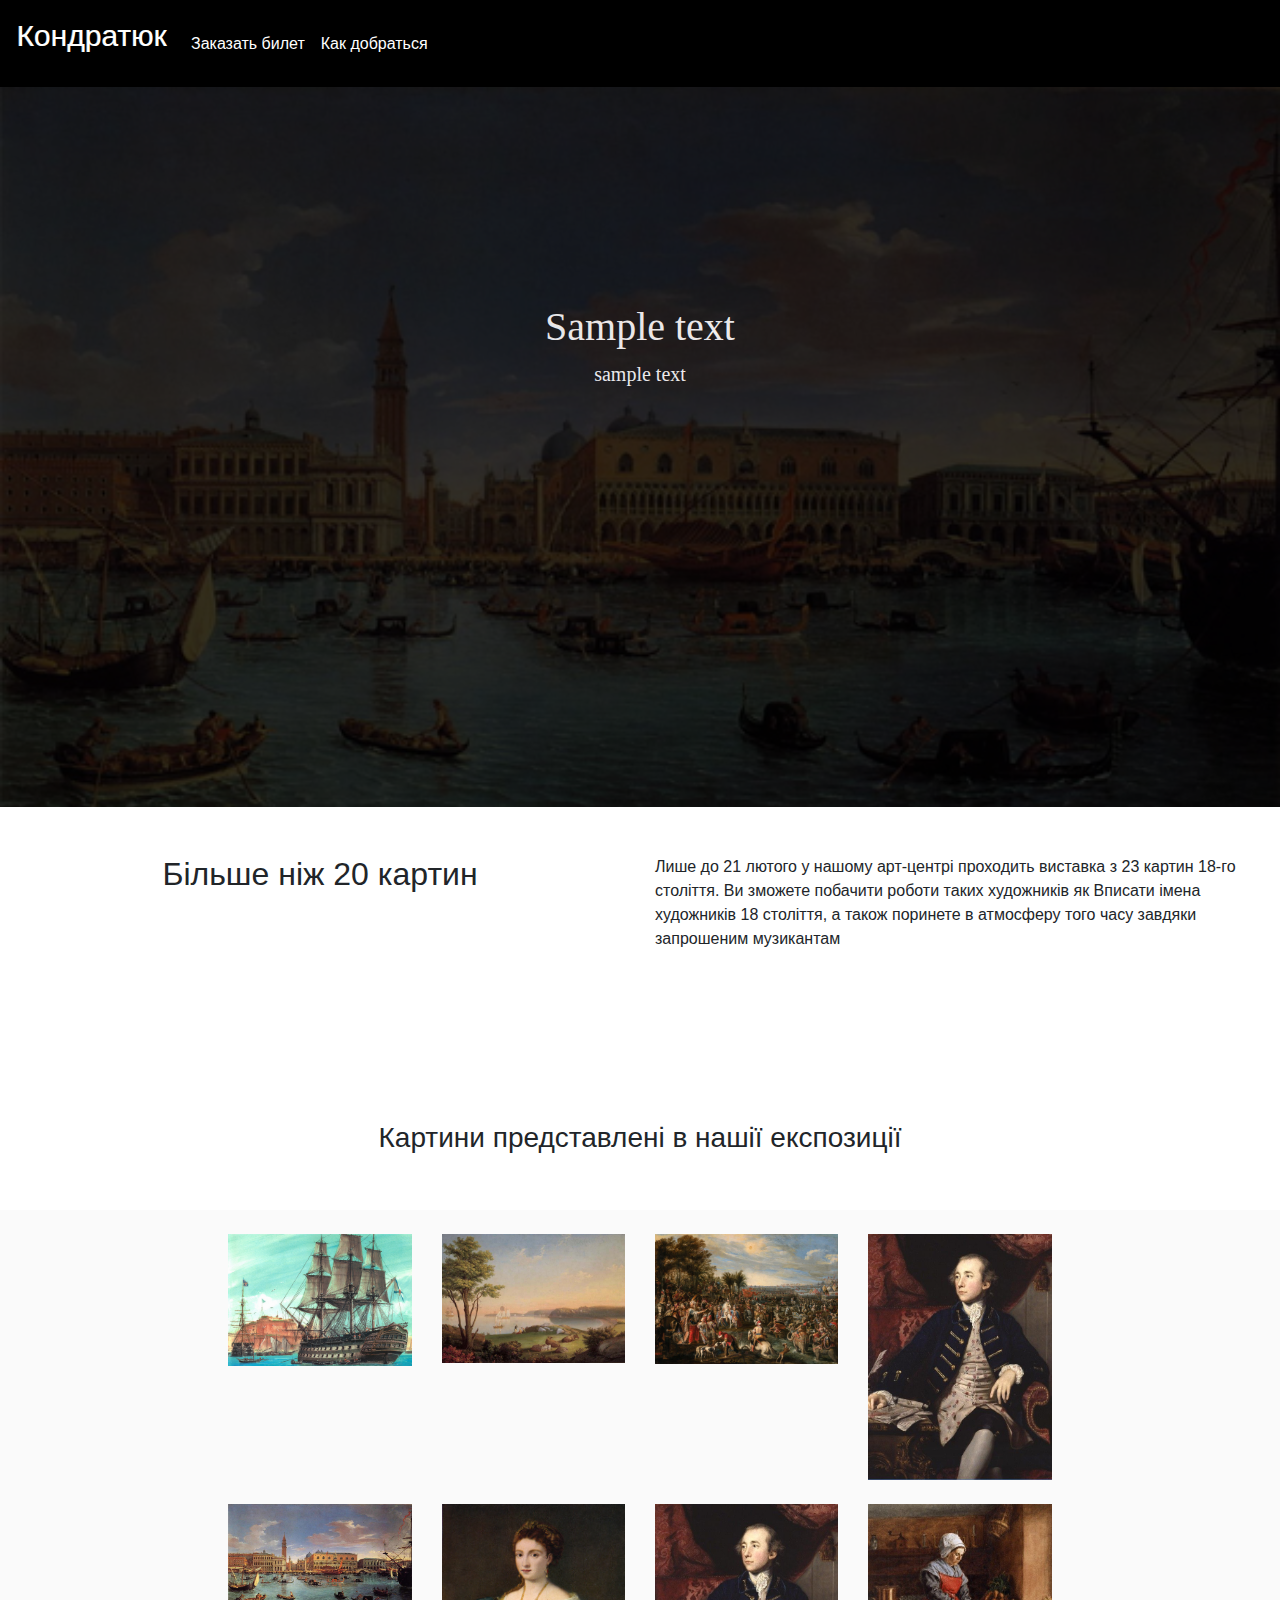
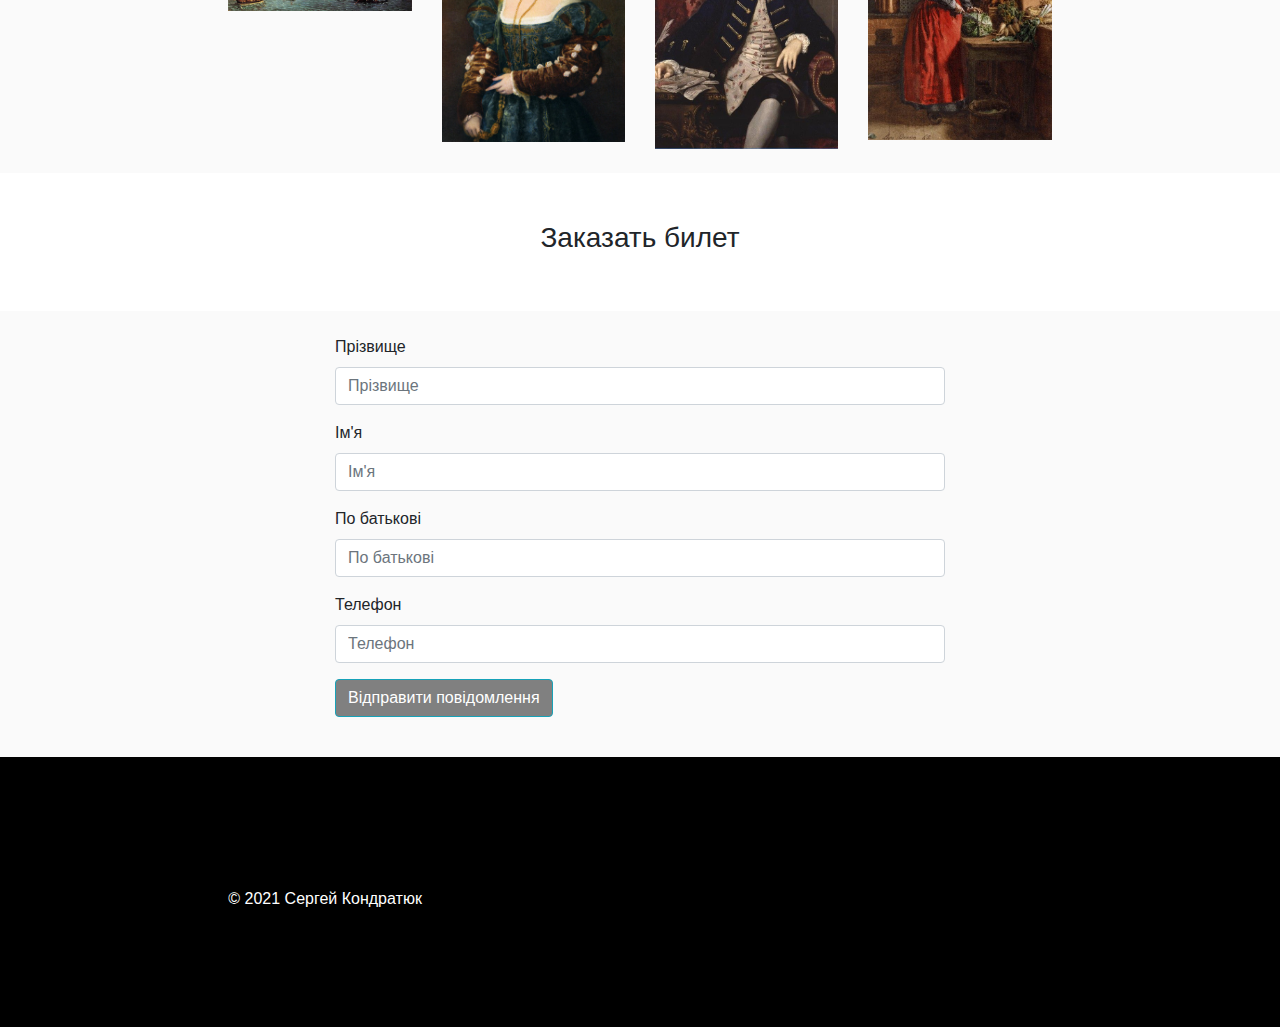
<file: Картини.html>
</<!DOCTYPE html>
<html lang="ru" dir="ltr">
  <head>
    <meta charset="utf-8" name="viewport" content="width=device-width, initial-scale=1">
    <title>Пример bootstrap</title>
  <link rel="stylesheet" href="https://maxcdn.bootstrapcdn.com/bootstrap/4.4.1/css/bootstrap.min.css">
  <script src="https://ajax.googleapis.com/ajax/libs/jquery/3.4.1/jquery.min.js"></script>
  <script src="https://cdnjs.cloudflare.com/ajax/libs/popper.js/1.16.0/umd/popper.min.js"></script>
  <script src="https://maxcdn.bootstrapcdn.com/bootstrap/4.4.1/js/bootstrap.min.js"></script>
  <script type="text/javascript">
 $(document).ready(function(){
    $("#menu").on("click","a", function (event) {
        event.preventDefault();
        var id  = $(this).attr('href'),
            top = $(id).offset().top;
        $('body,html').animate({scrollTop: top}, 1500);
    });
});
</script>
  </head>
  <body>
<div>
    <nav style="width:100%; background-color:black;" class="navbar navbar-expand-lg navbar-dark" >
		<div class="navbar-header">
			<a class="navbar-brand" href="#"><p style="word-spacing:-158px; color: white; font-size: 30px; font family:'Courier New', Courier, monospace;"><span style="color:grey;font family:'Courier New', Courier, monospace;">Кондратюк</span> Кондратюк</p></a>
		</div>
    <ul  class="navbar-nav mr-auto" role="tablist" id="menu" style=" p-right:0px;">
      <li role="presentation" class="nav-item active"><a class="nav-link" href="#tab1" role="tab" data-toggle="tab">Заказать билет</a></li>
      <li role="presentation" class="nav-item active"><a class="nav-link" href="#tab2" role="tab" data-toggle="tab">Как добраться</a></li>
    </ul>

    </nav>
</div>
    <div class="" style="height:80%;width:auto;position:relative;z-index:1;">
			<div id="demo" class="carousel slide" data-ride="carousel" style="width:100%;height:100%;position:absolute;z-index:2;">
				<div class="carousel-inner">
					<div class="carousel-item active" style="width:100%;height:100%;background-image:url(images/f1d6923c9ceac09c9bc267d71312fe6b.jpg); background-size: cover;">
					</div>
					<div class="carousel-item" style="width:100%;height:100%;background-image:url(images/aa9d89ef5b02e10c541f15e3de56632c.jpg); background-size: cover;">
					</div>
					<div class="carousel-item" style="width:100%;height:100%;background-image:url(images/1260517.jpg); background-size: cover;">
					</div>
				</div>
				
			</div>
			<article style="background-color:black;height:100%;width:100%;position:absolute;opacity: 0.8;z-index:3;"><div style="font-size:45px;font-family:calibri;position:relative;top:30%;bottom:50%;color:white;text-align:center;z-index:3;"><h1 >Sample text</h1><p style="font-size:20px;">sample text</p></div></article>
		


    </div>

    <div class="container-fluid" style="background-color:white;">
    <!-- Control the column width, and how they should appear on different devices -->
    <div class="row">
      <br>
      </div>
      <div class="row">
        <br>
        </div>
    <div class="row">
      <div class="col-sm-6" style="background-color:white;text-align:center;"><h2>Більше ніж 20 картин</h2></div>
      <div class="col-sm-6" style="background-color:white;"><p>Лише до 21 лютого у нашому арт-центрі проходить виставка з 23 картин 18-го століття. Ви зможете побачити роботи таких художників як Вписати імена художників 18 століття, а також поринете в атмосферу того часу завдяки запрошеним музикантам</p></div>
    </div>
    <div class="row">
      <br>
      </div>
      <div class="row">
        <br>
        </div>
    <br>
    <div class="container-fluid">
      <div class="row">
        <br>
        </div>
      <div class="row">
        <br>
        </div>
      <div class="row">
      <div class="col-sm-12"><h3 align="center"><br>Картини представлені в нашії експозиції<br></h3></div>
      </div>
      <div class="row">
        <br>
        </div>
        <div class="row">
          <br>
          </div>
    </div>
    <div class="row" style="background-color:#fafafa;">
      <br>
      </div>
  <div class="row" style="background-color:#fafafa; text-align:center;">
    <br>
    <div class="col-lg-2 col-md-2 col-sm-3" >
      </div>
      <div class="col-lg-2 col-md-2 col-sm-3" style="background-color:#fafafa;">
          <a data-fancybox="gallery" href="images/bg.jpg">
              <img class="img-fluid" src="images/bg.jpg" alt="...">
          </a>
      </div>
      <div class="col-lg-2 col-md-2 col-sm-3" style="background-color:#fafafa;">
          <a data-fancybox="gallery" href="images/mellen1850s.jpg">
              <img class="img-fluid" src="images/mellen1850s.jpg" alt="...">
          </a>
      </div>
      <div class="col-lg-2 col-md-2 col-sm-3" style="background-color:#fafafa;">
          <a data-fancybox="gallery" href="images/1260517.jpg">
              <img class="img-fluid" src="images/1260517.jpg" alt="...">
          </a>
      </div>
      <div class="col-lg-2 col-md-2 col-sm-3" style="background-color:#fafafa;">
          <a data-fancybox="gallery" href="images/cf95350f4d600172567269f043889a80.jpg">
              <img class="img-fluid" src="images/cf95350f4d600172567269f043889a80.jpg" alt="...">
          </a>
      </div>
      <div class="col-lg-2 col-md-2 col-sm-3" style="background-color:#fafafa;">
        </div>
  </div>
  <div class="row" style="background-color:#fafafa;">
    <br>
    </div>
  <div class="row">
    <div class="col-lg-2 col-md-2 col-sm-3" style="background-color:#fafafa;">
      </div>
      <div class="col-lg-2 col-md-2 col-sm-3" style="background-color:#fafafa;">
          <a data-fancybox="gallery" href="images/f1d6923c9ceac09c9bc267d71312fe6b.jpg">
              <img class="img-fluid" src="images/f1d6923c9ceac09c9bc267d71312fe6b.jpg" alt="...">
          </a>
      </div>
      <div class="col-lg-2 col-md-2 col-sm-3" style="background-color:#fafafa;">
          <a data-fancybox="gallery" href="images/1630449_1024x1024.webp">
              <img class="img-fluid" src="images/1630449_1024x1024.webp" alt="...">
          </a>
      </div>
      <div class="col-lg-2 col-md-2 col-sm-3" style="background-color:#fafafa;">
          <a data-fancybox="gallery" href="images/cf95350f4d600172567269f043889a80.jpg">
              <img class="img-fluid" src="images/cf95350f4d600172567269f043889a80.jpg" alt="...">
          </a>
      </div>
      <div class="col-lg-2 col-md-2 col-sm-3" style="background-color:#fafafa;">
          <a data-fancybox="gallery" href="images/aa9d89ef5b02e10c541f15e3de56632c.jpg">
              <img class="img-fluid" src="images/aa9d89ef5b02e10c541f15e3de56632c.jpg" alt="...">
          </a>
      </div>
      <div class="col-lg-2 col-md-2 col-sm-3" style="background-color:#fafafa;">
        </div>

  </div>
  <div class="row" style="background-color:#fafafa;">
    <a name="tab1"></a>
    <a name="tab2"></a>
    <br>
    </div>
</div>


<div class="tab-content">
  <div role="tabpanel" id="tab1" class="tab-pane active">
  <br>
  <br>

      <h3 align="center">Заказать билет</h3>

      <br>
      <br>
    <div class="container-fluid" style="background-color:#fafafa; float:center;">
      <div class="row">
        <br>
        </div>
        <div class="row">
        <div class="col-lg-3 col-md-3 col-sm-3">
        </div>
      <div class="col-lg-6 col-md-6 col-sm-3">
         <form action="./mail.php" method="post">
      <div class="form-group">
         <label for="name">Прізвище</label>
         <input type="name" name="name" class="form-control" id="name" placeholder="Прізвище">
      </div>
      <div class="form-group">
         <label for="email1">Ім'я</label>
         <input type="email" name="email" class="form-control" id="lastname" placeholder="Ім'я">
      </div>
      <div class="form-group">
         <label for="email1">По батькові</label>
         <input type="email" name="email" class="form-control" id="middlename" placeholder="По батькові">
      </div>
      <div class="form-group">
         <label for="phone">Телефон</label>
         <input type="phone" name="phone" class="form-control" id="phone" placeholder="Телефон">
      </div>
         <button type="submit" class="btn btn-info" style="background-color:grey; line-color:white;">Відправити повідомлення</button>
      </form>
      </div>

    </div>
    <div class="row">
          <br>
    </div>
    </div>
    </div>

    <div role="tabpanel" id="tab2" class="tab-pane">
    <br>
    <br>


        <h3 align="center">Як дістатися</h3>

        <br>
        <br>

    <div class="container-fluid" style="background-color:#fafafa; float:center;">
      <div class="row">
        <br>
        </div>
        <div class="row">
        <div class="col-lg-3 col-md-3 col-sm-3">
        </div>
      <div style="text-align:center;" class="col-lg-6 col-md-6 col-sm-3">
        <p>Київ, вул Пироговского, 3 л</p>
        <iframe src="https://www.google.com/maps/embed?pb=!1m18!1m12!1m3!1d61811.18762335209!2d30.50090285056578!3d50.43345704210919!2m3!1f0!2f0!3f0!3m2!1i1024!2i768!4f13.1!3m3!1m2!1s0x40d4cf4ee15a4505%3A0x764931d2170146fe!2z0JrQuNC10LIsIDAyMDAw!5e0!3m2!1sru!2sua!4v1588330841177!5m2!1sru!2sua" width="450px" height="400px" frameborder="0" style="border:0;" allowfullscreen="" aria-hidden="false" tabindex="0"></iframe>
      </div>
      <div class="col-lg-3 col-md-3 col-sm-3">
      </div>
      </div>
      <div class="row">
              <br>
      </div>
      </div>
      <br>
      <br>
      </div>
      </div>
<footer style="background-color:black;height:270px;postition:relative;">
  <div class="container-fluid" style="; float:center;">
    <div class="row">
      <div class="col-lg-2 col-md-2 col-sm-1">
      </div>

<div class="col-lg-8 col-md-8 col-sm-10" style="position:absoulte;padding-top:130px;color:white;"><p>&copy 2021 Сергей Кондратюк</p></div>
<div class="col-lg-2 col-md-2 col-sm-1">
</div>
</div>
</footer>

  </body>
</html>
</file>
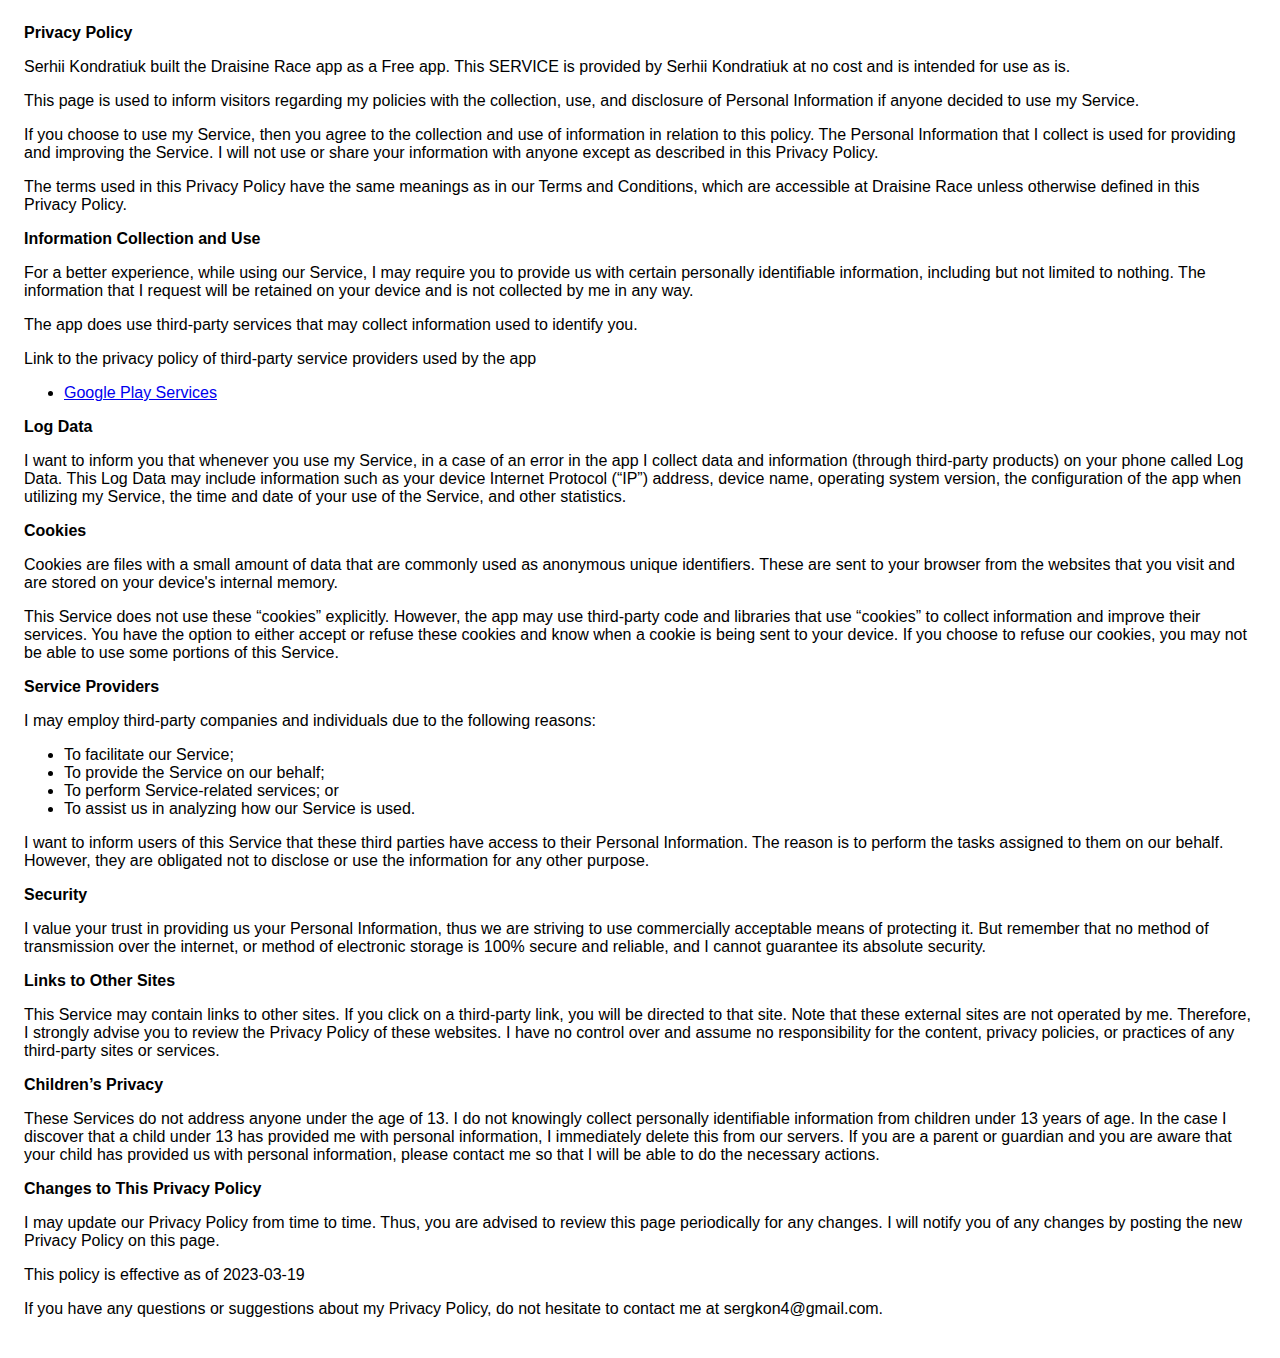
<file: Draisinerace/privacy.html>
<!DOCTYPE html>
    <html>
    <head>
      <meta charset='utf-8'>
      <meta name='viewport' content='width=device-width'>
      <title>Privacy Policy</title>
      <style> body { font-family: 'Helvetica Neue', Helvetica, Arial, sans-serif; padding:1em; } </style>
    </head>
    <body>
    <strong>Privacy Policy</strong> <p>
                  Serhii Kondratiuk built the Draisine Race app as
                  a Free app. This SERVICE is provided by
                  Serhii Kondratiuk at no cost and is intended for use as
                  is.
                </p> <p>
                  This page is used to inform visitors regarding my
                  policies with the collection, use, and disclosure of Personal
                  Information if anyone decided to use my Service.
                </p> <p>
                  If you choose to use my Service, then you agree to
                  the collection and use of information in relation to this
                  policy. The Personal Information that I collect is
                  used for providing and improving the Service. I will not use or share your information with
                  anyone except as described in this Privacy Policy.
                </p> <p>
                  The terms used in this Privacy Policy have the same meanings
                  as in our Terms and Conditions, which are accessible at
                  Draisine Race unless otherwise defined in this Privacy Policy.
                </p> <p><strong>Information Collection and Use</strong></p> <p>
                  For a better experience, while using our Service, I
                  may require you to provide us with certain personally
                  identifiable information, including but not limited to nothing. The information that
                  I request will be retained on your device and is not collected by me in any way.
                </p> <div><p>
                    The app does use third-party services that may collect
                    information used to identify you.
                  </p> <p>
                    Link to the privacy policy of third-party service providers used
                    by the app
                  </p> <ul><li><a href="https://www.google.com/policies/privacy/" target="_blank" rel="noopener noreferrer">Google Play Services</a></li><!----><!----><!----><!----><!----><!----><!----><!----><!----><!----><!----><!----><!----><!----><!----><!----><!----><!----><!----><!----><!----><!----><!----><!----><!----><!----><!----></ul></div> <p><strong>Log Data</strong></p> <p>
                  I want to inform you that whenever you
                  use my Service, in a case of an error in the app
                  I collect data and information (through third-party
                  products) on your phone called Log Data. This Log Data may
                  include information such as your device Internet Protocol
                  (“IP”) address, device name, operating system version, the
                  configuration of the app when utilizing my Service,
                  the time and date of your use of the Service, and other
                  statistics.
                </p> <p><strong>Cookies</strong></p> <p>
                  Cookies are files with a small amount of data that are
                  commonly used as anonymous unique identifiers. These are sent
                  to your browser from the websites that you visit and are
                  stored on your device's internal memory.
                </p> <p>
                  This Service does not use these “cookies” explicitly. However,
                  the app may use third-party code and libraries that use
                  “cookies” to collect information and improve their services.
                  You have the option to either accept or refuse these cookies
                  and know when a cookie is being sent to your device. If you
                  choose to refuse our cookies, you may not be able to use some
                  portions of this Service.
                </p> <p><strong>Service Providers</strong></p> <p>
                  I may employ third-party companies and
                  individuals due to the following reasons:
                </p> <ul><li>To facilitate our Service;</li> <li>To provide the Service on our behalf;</li> <li>To perform Service-related services; or</li> <li>To assist us in analyzing how our Service is used.</li></ul> <p>
                  I want to inform users of this Service
                  that these third parties have access to their Personal
                  Information. The reason is to perform the tasks assigned to
                  them on our behalf. However, they are obligated not to
                  disclose or use the information for any other purpose.
                </p> <p><strong>Security</strong></p> <p>
                  I value your trust in providing us your
                  Personal Information, thus we are striving to use commercially
                  acceptable means of protecting it. But remember that no method
                  of transmission over the internet, or method of electronic
                  storage is 100% secure and reliable, and I cannot
                  guarantee its absolute security.
                </p> <p><strong>Links to Other Sites</strong></p> <p>
                  This Service may contain links to other sites. If you click on
                  a third-party link, you will be directed to that site. Note
                  that these external sites are not operated by me.
                  Therefore, I strongly advise you to review the
                  Privacy Policy of these websites. I have
                  no control over and assume no responsibility for the content,
                  privacy policies, or practices of any third-party sites or
                  services.
                </p> <p><strong>Children’s Privacy</strong></p> <div><p>
                    These Services do not address anyone under the age of 13.
                    I do not knowingly collect personally
                    identifiable information from children under 13 years of age. In the case
                    I discover that a child under 13 has provided
                    me with personal information, I immediately
                    delete this from our servers. If you are a parent or guardian
                    and you are aware that your child has provided us with
                    personal information, please contact me so that
                    I will be able to do the necessary actions.
                  </p></div> <!----> <p><strong>Changes to This Privacy Policy</strong></p> <p>
                  I may update our Privacy Policy from
                  time to time. Thus, you are advised to review this page
                  periodically for any changes. I will
                  notify you of any changes by posting the new Privacy Policy on
                  this page.
                </p> <p>This policy is effective as of 2023-03-19</p>
                  If you have any questions or suggestions about my
                  Privacy Policy, do not hesitate to contact me at sergkon4@gmail.com.
                </p> 
    </body>
    </html>
</file>
